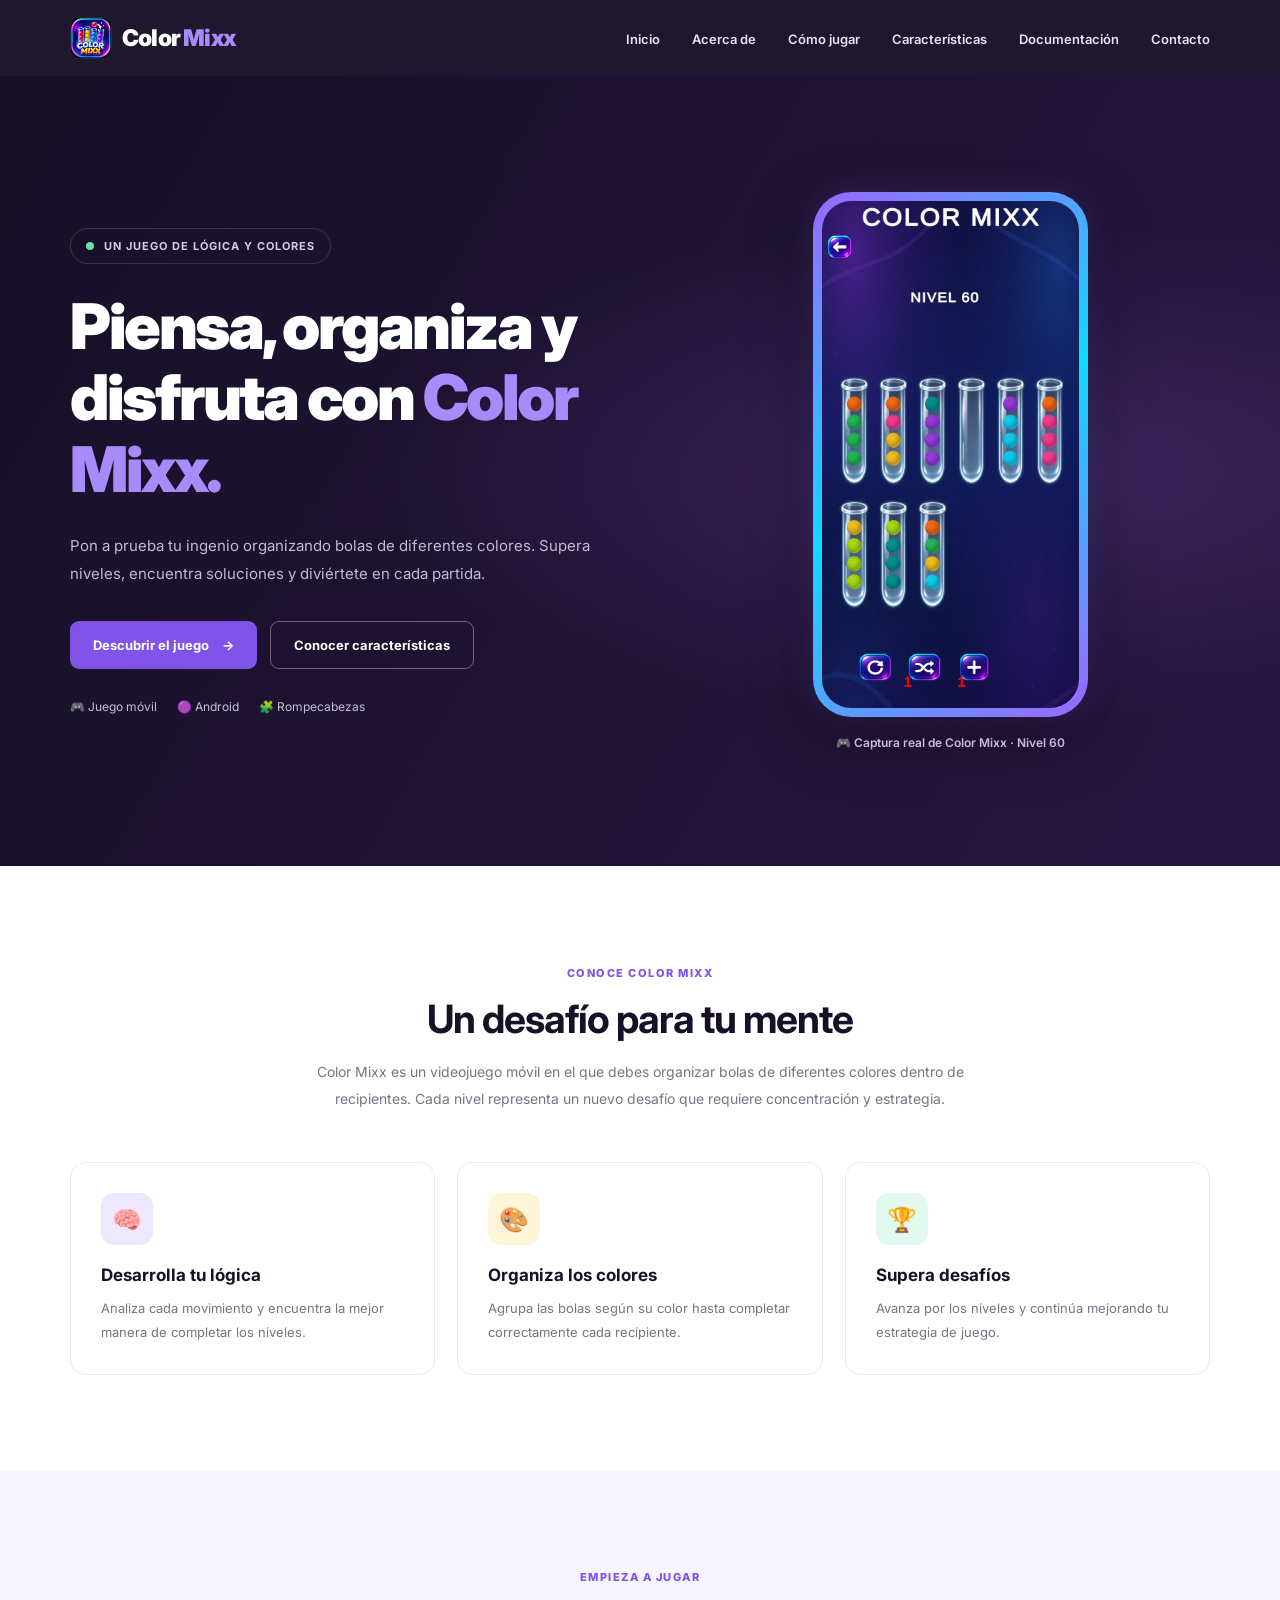
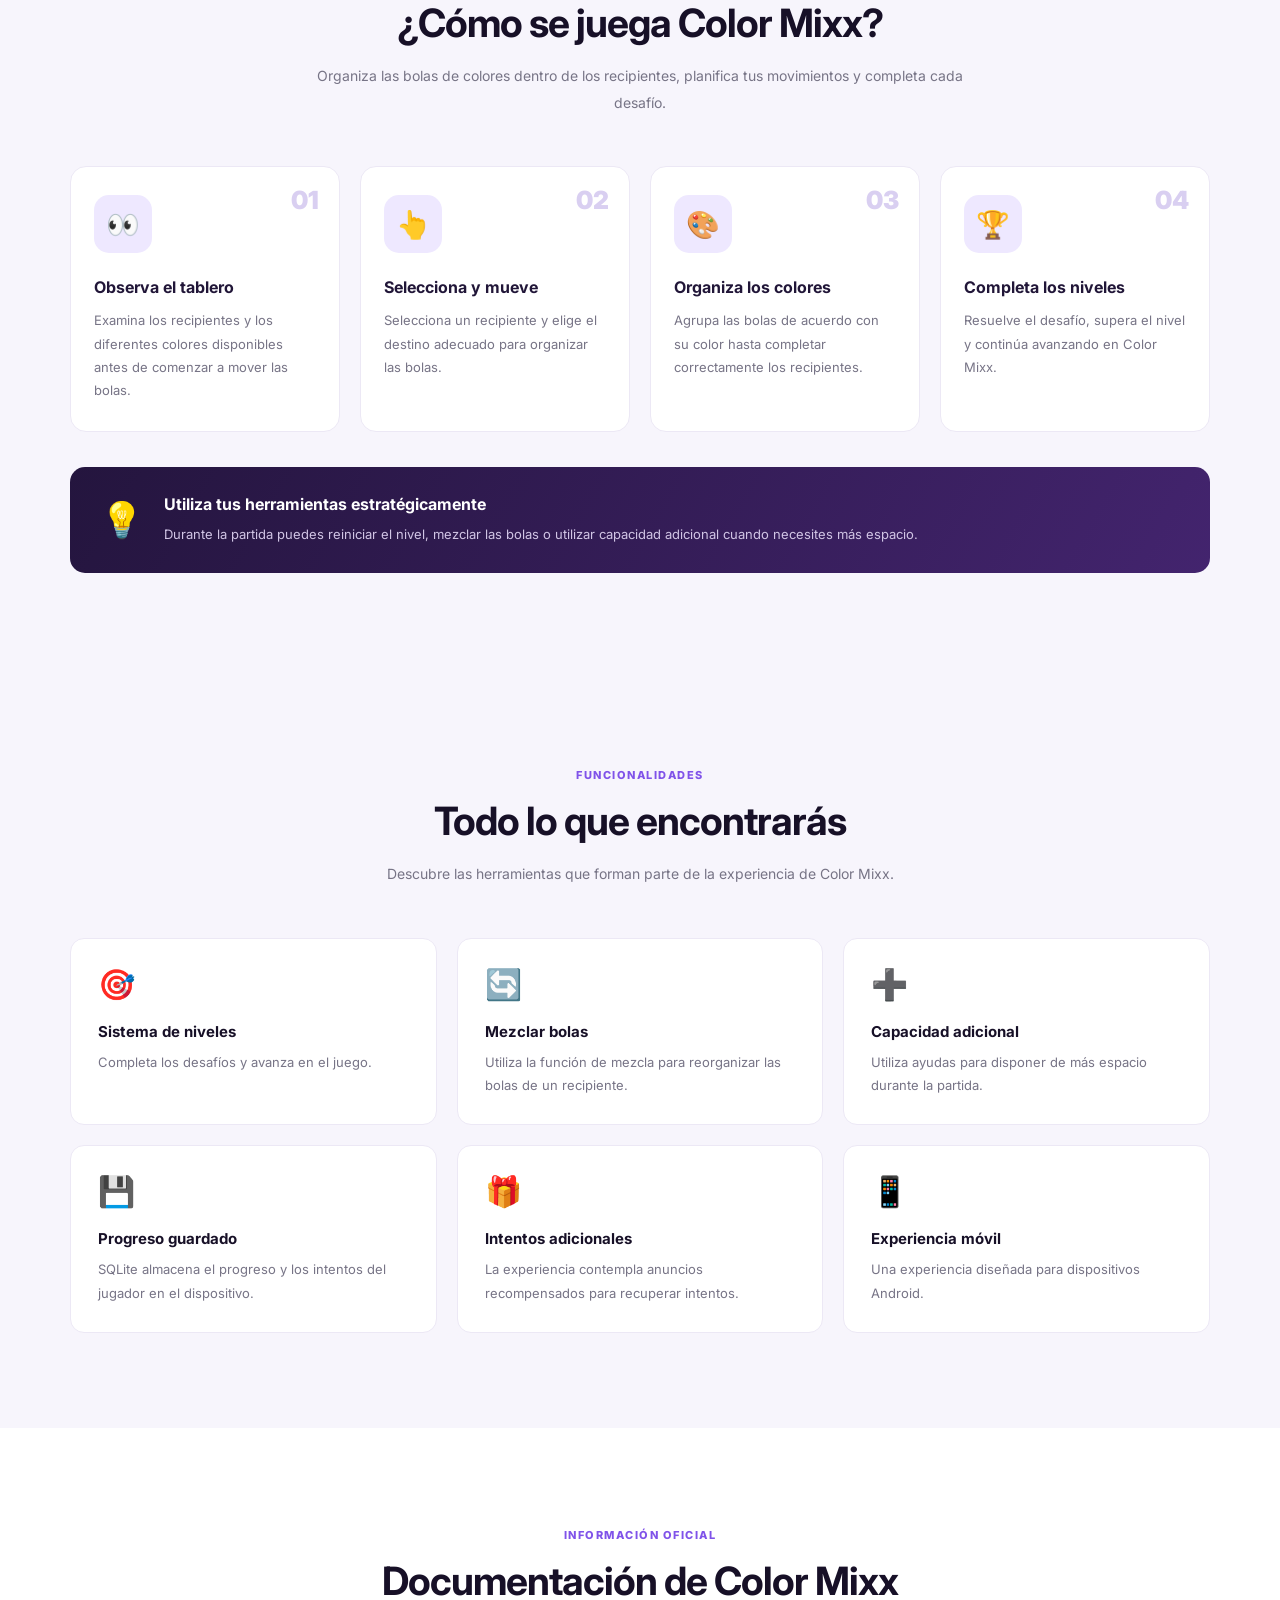
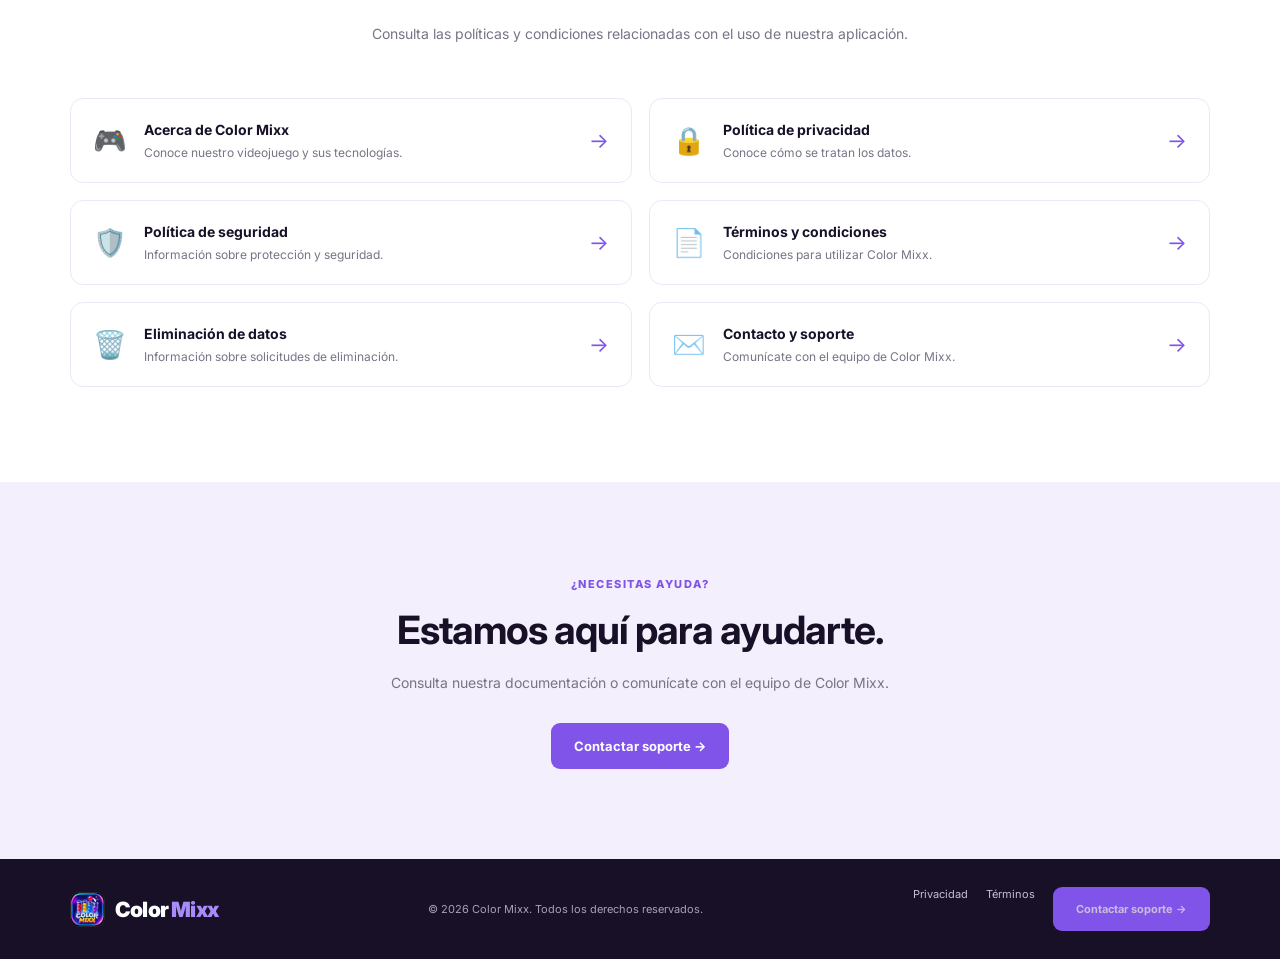
<file: index.html>
<!DOCTYPE html>
<html lang="es">
<head>
    <meta charset="UTF-8">
    <meta name="viewport" content="width=device-width, initial-scale=1.0">

    <meta name="description"
          content="Descubre Color Mixx, un divertido juego móvil de lógica donde debes organizar bolas de colores en diferentes recipientes.">

    <meta name="theme-color" content="#171027">

    <title>Color Mixx | Juego de colores</title>

    <link rel="icon" type="image/png" href="images/logo.png">

    <link rel="stylesheet" href="css/styles.css">
</head>

<body>

    <!-- NAVEGACIÓN -->
    <header class="header">
        <nav class="navbar container">

            <a href="#inicio" class="logo">
                <img
                    src="images/logo.png"
                    alt="Logotipo de Color Mix"
                    class="logo-image"
                >
                <span class="logo-name">Color <span>Mixx</span></span>
            </a>

            <button class="menu-toggle"
                    id="menuToggle"
                    aria-label="Abrir menú"
                    aria-expanded="false">
                ☰
            </button>

            <ul class="nav-links" id="navLinks">
                <li><a href="#inicio">Inicio</a></li>
                <li><a href="pages/acerca.html">Acerca de</a></li>
                <li><a href="#como-jugar">Cómo jugar</a></li>
                <li><a href="#caracteristicas">Características</a></li>
                <li><a href="#documentacion">Documentación</a></li>
                <li><a href="pages/contacto.html">Contacto</a></li>
            </ul>

        </nav>
    </header>


    <main>

        <!-- PRESENTACIÓN -->
        <section class="hero" id="inicio">

            <div class="container hero-content">

                <div class="hero-text">

                    <span class="eyebrow">
                        <span class="status-dot"></span>
                        UN JUEGO DE LÓGICA Y COLORES
                    </span>

                    <h1>
                        Piensa, organiza
                        y disfruta con
                        <span>Color Mixx.</span>
                    </h1>

                    <p>
                        Pon a prueba tu ingenio organizando bolas de
                        diferentes colores. Supera niveles, encuentra
                        soluciones y diviértete en cada partida.
                    </p>

                    <div class="hero-buttons">
                        <a href="#juego" class="btn btn-primary">
                            Descubrir el juego
                            <span>→</span>
                        </a>

                        <a href="#caracteristicas" class="btn btn-outline">
                            Conocer características
                        </a>
                    </div>

                    <div class="hero-info">
                        <span>🎮 Juego móvil</span>
                        <span>🟣 Android</span>
                        <span>🧩 Rompecabezas</span>
                    </div>

                </div>


                <!-- ILUSTRACIÓN TEMPORAL DEL JUEGO -->
                <div class="hero-visual">

                    <div class="phone-frame">

                        <img
                            src="images/screenshots/gameplay.jpeg"
                            alt="Captura real de una partida de Color Mixx en el nivel 60"
                            class="gameplay-image"
                        >

                    </div>

                    <p class="gameplay-caption">
                        🎮 Captura real de Color Mixx · Nivel 60
                    </p>

                </div>

            </div>

        </section>


        <!-- SOBRE EL JUEGO -->
        <section class="section" id="juego">

            <div class="container">

                <div class="section-heading">
                    <span class="section-label">CONOCE COLOR MIXX</span>

                    <h2>Un desafío para tu mente</h2>

                    <p>
                        Color Mixx es un videojuego móvil en el que debes
                        organizar bolas de diferentes colores dentro
                        de recipientes. Cada nivel representa un nuevo
                        desafío que requiere concentración y estrategia.
                    </p>
                </div>

                <div class="about-grid">

                    <article class="about-card">
                        <div class="card-icon purple">🧠</div>
                        <h3>Desarrolla tu lógica</h3>
                        <p>
                            Analiza cada movimiento y encuentra la
                            mejor manera de completar los niveles.
                        </p>
                    </article>

                    <article class="about-card">
                        <div class="card-icon yellow">🎨</div>
                        <h3>Organiza los colores</h3>
                        <p>
                            Agrupa las bolas según su color hasta
                            completar correctamente cada recipiente.
                        </p>
                    </article>

                    <article class="about-card">
                        <div class="card-icon green">🏆</div>
                        <h3>Supera desafíos</h3>
                        <p>
                            Avanza por los niveles y continúa
                            mejorando tu estrategia de juego.
                        </p>
                    </article>

                </div>

            </div>

        </section>

        <!-- CÓMO JUGAR -->
        <section class="section how-to-section" id="como-jugar">

            <div class="container">

                <div class="section-heading">
                    <span class="section-label">EMPIEZA A JUGAR</span>

                    <h2>¿Cómo se juega Color Mixx?</h2>

                    <p>
                        Organiza las bolas de colores dentro de los recipientes,
                        planifica tus movimientos y completa cada desafío.
                    </p>
                </div>

                <div class="steps-grid">

                    <article class="step-card">
                        <div class="step-number">01</div>
                        <div class="step-icon">👀</div>

                        <h3>Observa el tablero</h3>

                        <p>
                            Examina los recipientes y los diferentes colores
                            disponibles antes de comenzar a mover las bolas.
                        </p>
                    </article>

                    <article class="step-card">
                        <div class="step-number">02</div>
                        <div class="step-icon">👆</div>

                        <h3>Selecciona y mueve</h3>

                        <p>
                            Selecciona un recipiente y elige el destino
                            adecuado para organizar las bolas.
                        </p>
                    </article>

                    <article class="step-card">
                        <div class="step-number">03</div>
                        <div class="step-icon">🎨</div>

                        <h3>Organiza los colores</h3>

                        <p>
                            Agrupa las bolas de acuerdo con su color
                            hasta completar correctamente los recipientes.
                        </p>
                    </article>

                    <article class="step-card">
                        <div class="step-number">04</div>
                        <div class="step-icon">🏆</div>

                        <h3>Completa los niveles</h3>

                        <p>
                            Resuelve el desafío, supera el nivel y
                            continúa avanzando en Color Mixx.
                        </p>
                    </article>

                </div>

                <div class="game-tips">

                    <div class="game-tips-icon">💡</div>

                    <div>
                        <h3>Utiliza tus herramientas estratégicamente</h3>

                        <p>
                            Durante la partida puedes reiniciar el nivel,
                            mezclar las bolas o utilizar capacidad adicional
                            cuando necesites más espacio.
                        </p>
                    </div>

                </div>

            </div>

        </section>


        <!-- CARACTERÍSTICAS -->
        <section class="section features-section" id="caracteristicas">

            <div class="container">

                <div class="section-heading">
                    <span class="section-label">FUNCIONALIDADES</span>

                    <h2>Todo lo que encontrarás</h2>

                    <p>
                        Descubre las herramientas que forman parte
                        de la experiencia de Color Mixx.
                    </p>
                </div>

                <div class="features-grid">

                    <article class="feature-card">
                        <span class="feature-icon">🎯</span>
                        <h3>Sistema de niveles</h3>
                        <p>
                            Completa los desafíos y avanza en el juego.
                        </p>
                    </article>

                    <article class="feature-card">
                        <span class="feature-icon">🔄</span>
                        <h3>Mezclar bolas</h3>
                        <p>
                            Utiliza la función de mezcla para reorganizar
                            las bolas de un recipiente.
                        </p>
                    </article>

                    <article class="feature-card">
                        <span class="feature-icon">➕</span>
                        <h3>Capacidad adicional</h3>
                        <p>
                            Utiliza ayudas para disponer de más espacio
                            durante la partida.
                        </p>
                    </article>

                    <article class="feature-card">
                        <span class="feature-icon">💾</span>
                        <h3>Progreso guardado</h3>
                        <p>
                            SQLite almacena el progreso y los intentos
                            del jugador en el dispositivo.
                        </p>
                    </article>

                    <article class="feature-card">
                        <span class="feature-icon">🎁</span>
                        <h3>Intentos adicionales</h3>
                        <p>
                            La experiencia contempla anuncios
                            recompensados para recuperar intentos.
                        </p>
                    </article>

                    <article class="feature-card">
                        <span class="feature-icon">📱</span>
                        <h3>Experiencia móvil</h3>
                        <p>
                            Una experiencia diseñada para dispositivos
                            Android.
                        </p>
                    </article>

                </div>

            </div>

        </section>


        <!-- DOCUMENTACIÓN -->
        <section class="section documentation-section" id="documentacion">

            <div class="container">

                <div class="section-heading">
                    <span class="section-label">INFORMACIÓN OFICIAL</span>

                    <h2>Documentación de Color Mixx</h2>

                    <p>
                        Consulta las políticas y condiciones relacionadas
                        con el uso de nuestra aplicación.
                    </p>
                </div>

                <div class="documents-grid">

                    <a href="pages/acerca.html" class="document-card">

                        <span>🎮</span>

                        <div>
                            <h3>Acerca de Color Mixx</h3>
                            <p>Conoce nuestro videojuego y sus tecnologías.</p>
                        </div>

                        <span class="document-arrow">→</span>

                    </a>

                    <a href="pages/privacidad.html" class="document-card">
                        <span>🔒</span>
                        <div>
                            <h3>Política de privacidad</h3>
                            <p>Conoce cómo se tratan los datos.</p>
                        </div>
                        <span class="document-arrow">→</span>
                    </a>

                    <a href="pages/seguridad.html" class="document-card">
                        <span>🛡️</span>
                        <div>
                            <h3>Política de seguridad</h3>
                            <p>Información sobre protección y seguridad.</p>
                        </div>
                        <span class="document-arrow">→</span>
                    </a>

                    <a href="pages/terminos.html" class="document-card">
                        <span>📄</span>
                        <div>
                            <h3>Términos y condiciones</h3>
                            <p>Condiciones para utilizar Color Mixx.</p>
                        </div>
                        <span class="document-arrow">→</span>
                    </a>

                    <a href="pages/eliminacion-datos.html" class="document-card">
                        <span>🗑️</span>
                        <div>
                            <h3>Eliminación de datos</h3>
                            <p>Información sobre solicitudes de eliminación.</p>
                        </div>
                        <span class="document-arrow">→</span>
                    </a>

                    <a href="pages/contacto.html" class="document-card">

                        <span>✉️</span>

                        <div>
                            <h3>Contacto y soporte</h3>
                            <p>Comunícate con el equipo de Color Mixx.</p>
                        </div>

                        <span class="document-arrow">→</span>

                    </a>

                </div>

            </div>

        </section>


        <!-- CONTACTO -->
        <section class="contact-section" id="contacto">

            <div class="container contact-content">

                <span class="section-label">¿NECESITAS AYUDA?</span>

                <h2>Estamos aquí para ayudarte.</h2>

                <p>
                    Consulta nuestra documentación o comunícate
                    con el equipo de Color Mixx.
                </p>

                <!-- Agregaremos el correo cuando lo definamos -->
                <a href="mailto:managexrmr@gmail.com"
                   class="btn btn-primary">
                    Contactar soporte →
                </a>

            </div>

        </section>

    </main>


    <!-- PIE DE PÁGINA -->
    <footer class="footer">

        <div class="container footer-content">

            
            <a href="#inicio" class="logo footer-logo">
                <img
                    src="images/logo.png"
                    alt="Logotipo de Color Mixx"
                    class="logo-image"
                >
                <span class="logo-name">Color <span>Mixx</span></span>
            </a>

            <p>
                © <span id="currentYear"></span> Color Mixx.
                Todos los derechos reservados.
            </p>

            <div class="footer-links">
                <a href="pages/privacidad.html">Privacidad</a>
                <a href="pages/terminos.html">Términos</a>
                <a href="pages/contacto.html" class="btn btn-primary">Contactar soporte →</a>
            </div>

        </div>

    </footer>


    <script src="js/script.js"></script>

</body>
</html>
</file>
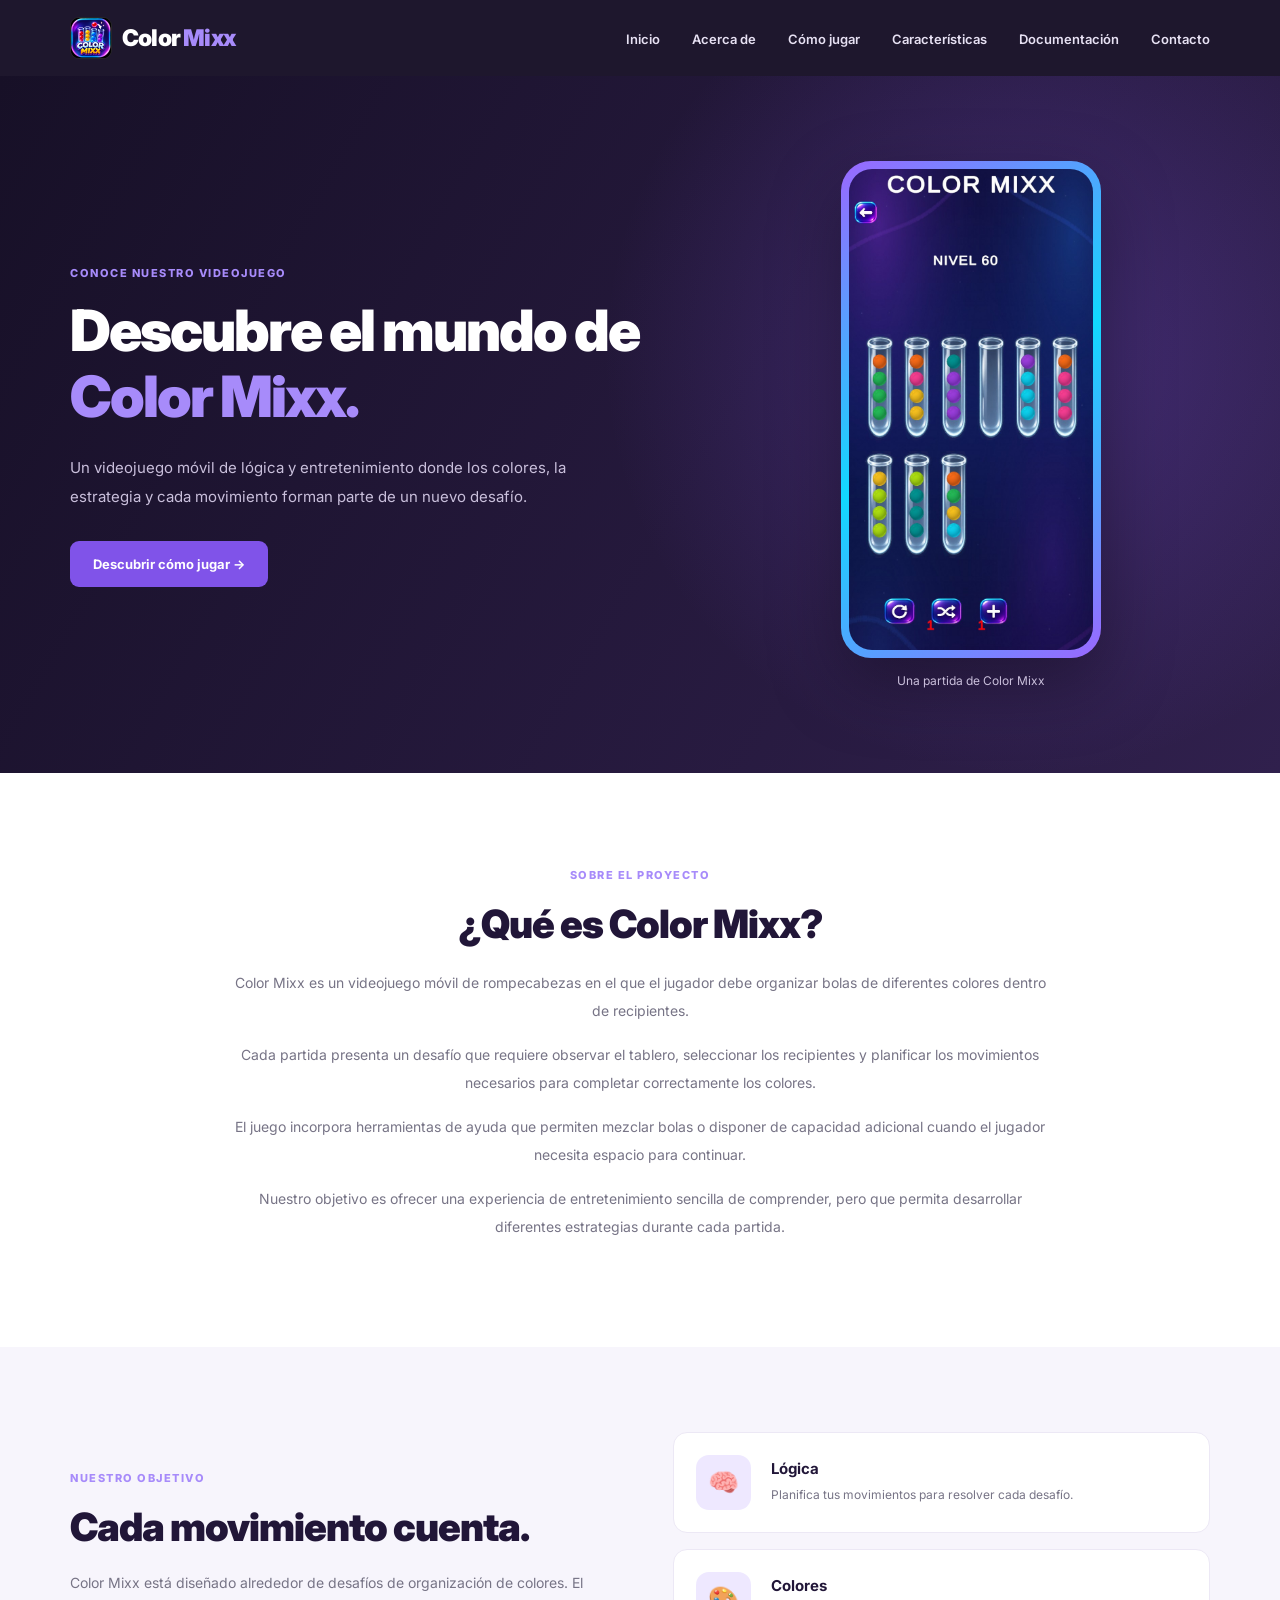
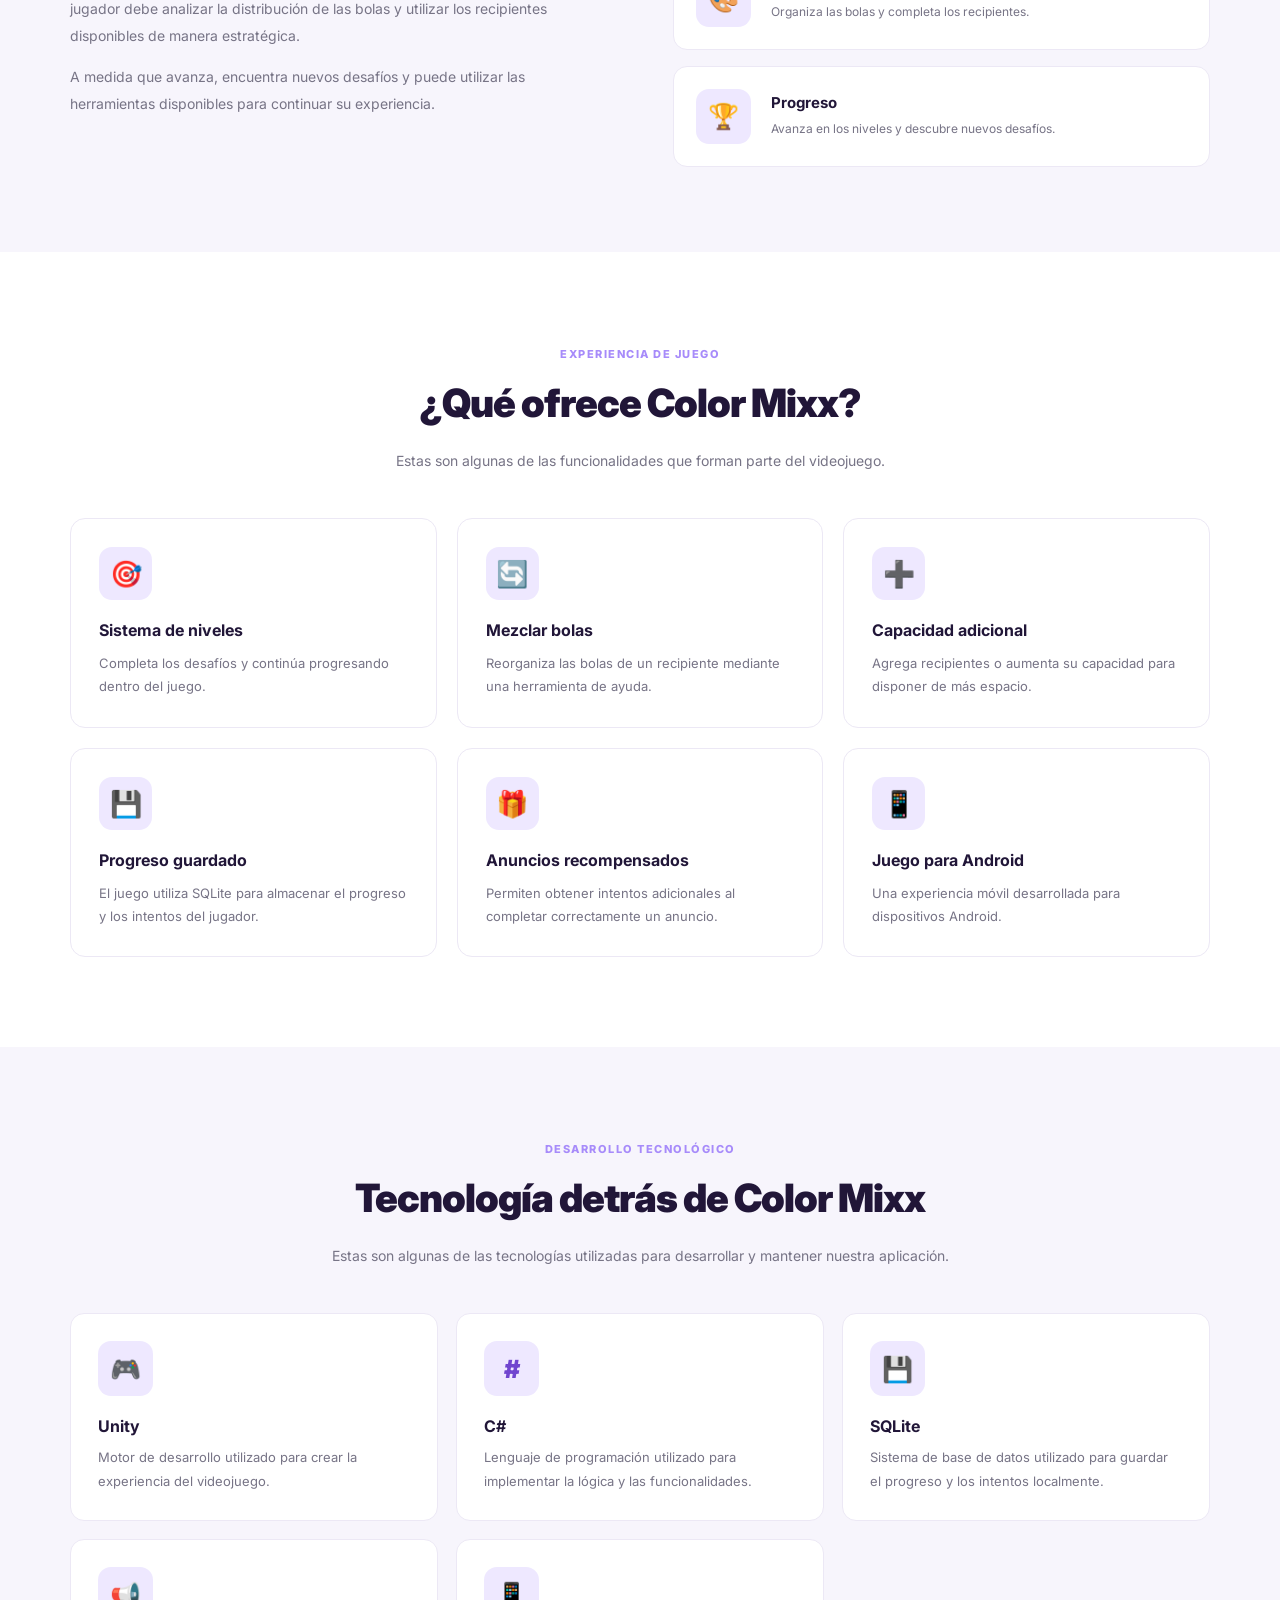
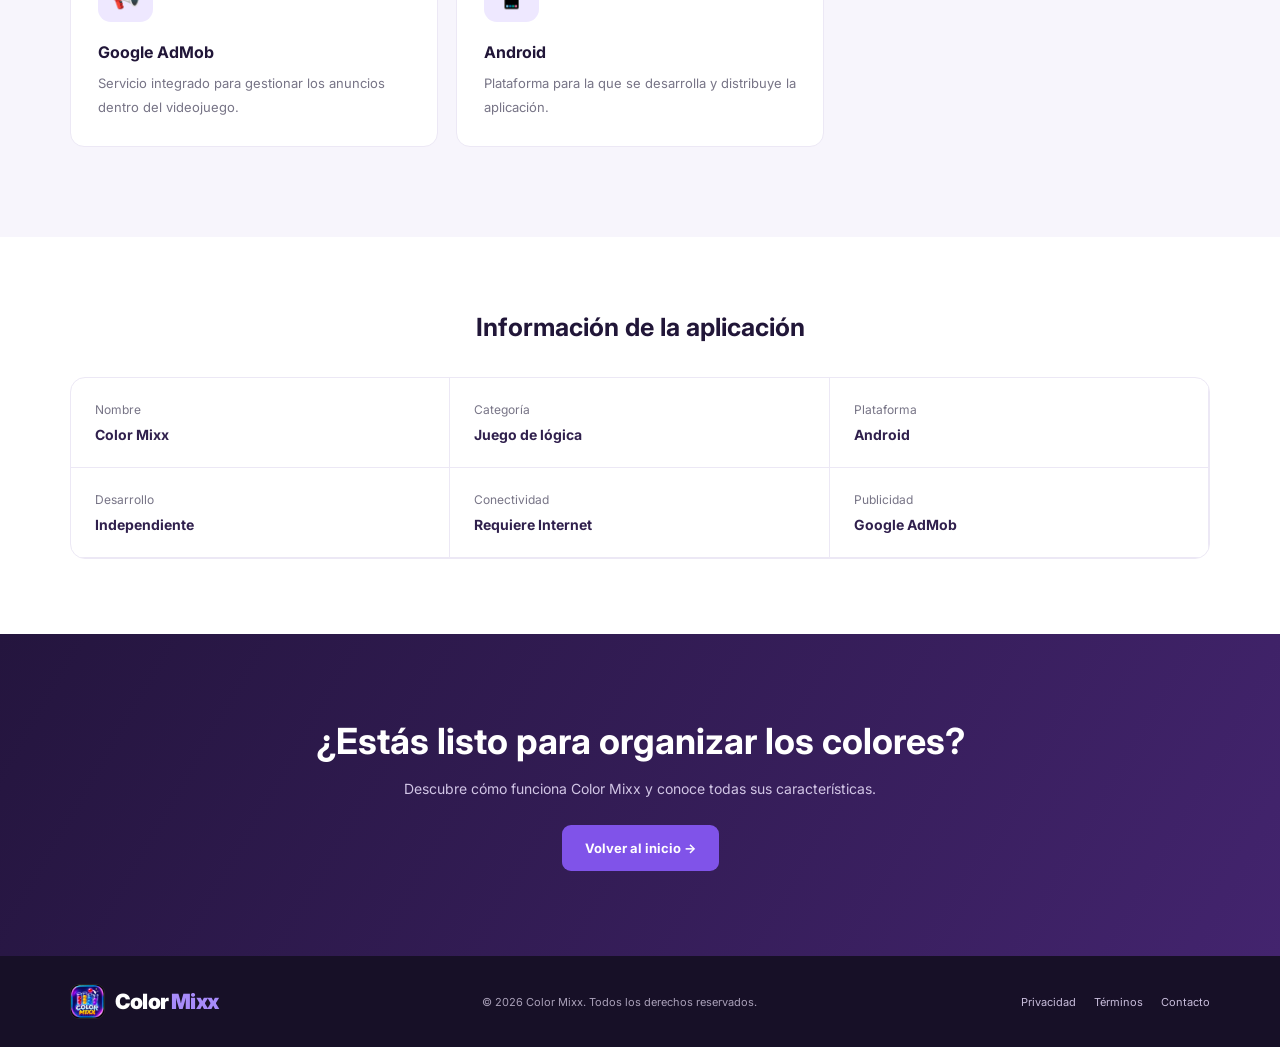
<file: pages/acerca.html>
<!DOCTYPE html>
<html lang="es">

<head>
    <meta charset="UTF-8">
    <meta name="viewport" content="width=device-width, initial-scale=1.0">

    <meta name="description"
          content="Conoce Color Mixx, un videojuego móvil de lógica y entretenimiento desarrollado para Android.">

    <meta name="theme-color" content="#171027">

    <title>Acerca de Color Mixx | Nuestro juego</title>

    <link rel="icon" type="image/png" href="../images/logo.png">

    <link rel="stylesheet" href="../css/styles.css">
    <link rel="stylesheet" href="../css/about.css">
</head>

<body>

    <!-- NAVEGACIÓN -->
    <header class="header">

        <nav class="navbar container">

            <a href="../index.html" class="logo">

                <img src="../images/logo.png"
                     alt="Logotipo de Color Mixx"
                     class="logo-image">

                <span class="logo-name">
                    Color <span>Mixx</span>
                </span>

            </a>

            <button class="menu-toggle"
                    id="menuToggle"
                    aria-label="Abrir menú"
                    aria-expanded="false">
                ☰
            </button>

            <ul class="nav-links" id="navLinks">

                <li>
                    <a href="../index.html#inicio">Inicio</a>
                </li>

                <li>
                    <a href="acerca.html">Acerca de</a>
                </li>

                <li>
                    <a href="../index.html#como-jugar">Cómo jugar</a>
                </li>

                <li>
                    <a href="../index.html#caracteristicas">
                        Características
                    </a>
                </li>

                <li>
                    <a href="../index.html#documentacion">
                        Documentación
                    </a>
                </li>

                <li>
                    <a href="../index.html#contacto">Contacto</a>
                </li>

            </ul>

        </nav>

    </header>


    <main>

        <!-- PRESENTACIÓN -->
        <section class="about-hero">

            <div class="container about-hero-content">

                <div class="about-hero-text">

                    <span class="about-label">
                        CONOCE NUESTRO VIDEOJUEGO
                    </span>

                    <h1>
                        Descubre el mundo de
                        <span>Color Mixx.</span>
                    </h1>

                    <p>
                        Un videojuego móvil de lógica y entretenimiento
                        donde los colores, la estrategia y cada movimiento
                        forman parte de un nuevo desafío.
                    </p>

                    <a href="../index.html#como-jugar"
                       class="btn btn-primary">
                        Descubrir cómo jugar →
                    </a>

                </div>


                <div class="about-hero-image">

                    <div class="about-image-frame">

                        <img
                            src="../images/screenshots/gameplay.jpeg"
                            alt="Partida real de Color Mixx en Android"
                        >

                    </div>

                    <span class="about-image-caption">
                        Una partida de Color Mixx
                    </span>

                </div>

            </div>

        </section>


        <!-- QUÉ ES COLOR MIXX -->
        <section class="about-section">

            <div class="container">

                <div class="about-introduction">

                    <span class="about-section-label">
                        SOBRE EL PROYECTO
                    </span>

                    <h2>¿Qué es Color Mixx?</h2>

                    <p>
                        Color Mixx es un videojuego móvil de
                        rompecabezas en el que el jugador debe
                        organizar bolas de diferentes colores
                        dentro de recipientes.
                    </p>

                    <p>
                        Cada partida presenta un desafío que requiere
                        observar el tablero, seleccionar los recipientes
                        y planificar los movimientos necesarios para
                        completar correctamente los colores.
                    </p>

                    <p>
                        El juego incorpora herramientas de ayuda
                        que permiten mezclar bolas o disponer de
                        capacidad adicional cuando el jugador
                        necesita espacio para continuar.
                    </p>

                    <p>
                        Nuestro objetivo es ofrecer una experiencia
                        de entretenimiento sencilla de comprender,
                        pero que permita desarrollar diferentes
                        estrategias durante cada partida.
                    </p>

                </div>

            </div>

        </section>


        <!-- OBJETIVO DEL JUEGO -->
        <section class="about-mission-section">

            <div class="container mission-grid">

                <div class="mission-content">

                    <span class="about-section-label">
                        NUESTRO OBJETIVO
                    </span>

                    <h2>
                        Cada movimiento cuenta.
                    </h2>

                    <p>
                        Color Mixx está diseñado alrededor de
                        desafíos de organización de colores.
                        El jugador debe analizar la distribución
                        de las bolas y utilizar los recipientes
                        disponibles de manera estratégica.
                    </p>

                    <p>
                        A medida que avanza, encuentra nuevos
                        desafíos y puede utilizar las herramientas
                        disponibles para continuar su experiencia.
                    </p>

                </div>


                <div class="mission-cards">

                    <div class="mission-card">
                        <span>🧠</span>
                        <div>
                            <h3>Lógica</h3>
                            <p>
                                Planifica tus movimientos para
                                resolver cada desafío.
                            </p>
                        </div>
                    </div>

                    <div class="mission-card">
                        <span>🎨</span>
                        <div>
                            <h3>Colores</h3>
                            <p>
                                Organiza las bolas y completa
                                los recipientes.
                            </p>
                        </div>
                    </div>

                    <div class="mission-card">
                        <span>🏆</span>
                        <div>
                            <h3>Progreso</h3>
                            <p>
                                Avanza en los niveles y descubre
                                nuevos desafíos.
                            </p>
                        </div>
                    </div>

                </div>

            </div>

        </section>


        <!-- CARACTERÍSTICAS -->
        <section class="about-section">

            <div class="container">

                <div class="about-heading">

                    <span class="about-section-label">
                        EXPERIENCIA DE JUEGO
                    </span>

                    <h2>¿Qué ofrece Color Mixx?</h2>

                    <p>
                        Estas son algunas de las funcionalidades
                        que forman parte del videojuego.
                    </p>

                </div>


                <div class="about-features-grid">

                    <article class="about-feature">

                        <span>🎯</span>

                        <h3>Sistema de niveles</h3>

                        <p>
                            Completa los desafíos y continúa
                            progresando dentro del juego.
                        </p>

                    </article>


                    <article class="about-feature">

                        <span>🔄</span>

                        <h3>Mezclar bolas</h3>

                        <p>
                            Reorganiza las bolas de un recipiente
                            mediante una herramienta de ayuda.
                        </p>

                    </article>


                    <article class="about-feature">

                        <span>➕</span>

                        <h3>Capacidad adicional</h3>

                        <p>
                            Agrega recipientes o aumenta su
                            capacidad para disponer de más espacio.
                        </p>

                    </article>


                    <article class="about-feature">

                        <span>💾</span>

                        <h3>Progreso guardado</h3>

                        <p>
                            El juego utiliza SQLite para almacenar
                            el progreso y los intentos del jugador.
                        </p>

                    </article>


                    <article class="about-feature">

                        <span>🎁</span>

                        <h3>Anuncios recompensados</h3>

                        <p>
                            Permiten obtener intentos adicionales
                            al completar correctamente un anuncio.
                        </p>

                    </article>


                    <article class="about-feature">

                        <span>📱</span>

                        <h3>Juego para Android</h3>

                        <p>
                            Una experiencia móvil desarrollada
                            para dispositivos Android.
                        </p>

                    </article>

                </div>

            </div>

        </section>


        <!-- TECNOLOGÍAS -->
        <section class="about-tech-section">

            <div class="container">

                <div class="about-heading">

                    <span class="about-section-label">
                        DESARROLLO TECNOLÓGICO
                    </span>

                    <h2>Tecnología detrás de Color Mixx</h2>

                    <p>
                        Estas son algunas de las tecnologías
                        utilizadas para desarrollar y mantener
                        nuestra aplicación.
                    </p>

                </div>


                <div class="technology-grid">

                    <article class="technology-card">

                        <div class="technology-icon">🎮</div>

                        <h3>Unity</h3>

                        <p>
                            Motor de desarrollo utilizado
                            para crear la experiencia
                            del videojuego.
                        </p>

                    </article>


                    <article class="technology-card">

                        <div class="technology-icon">#</div>

                        <h3>C#</h3>

                        <p>
                            Lenguaje de programación utilizado
                            para implementar la lógica
                            y las funcionalidades.
                        </p>

                    </article>


                    <article class="technology-card">

                        <div class="technology-icon">💾</div>

                        <h3>SQLite</h3>

                        <p>
                            Sistema de base de datos utilizado
                            para guardar el progreso y los
                            intentos localmente.
                        </p>

                    </article>


                    <article class="technology-card">

                        <div class="technology-icon">📢</div>

                        <h3>Google AdMob</h3>

                        <p>
                            Servicio integrado para gestionar
                            los anuncios dentro del videojuego.
                        </p>

                    </article>


                    <article class="technology-card">

                        <div class="technology-icon">📱</div>

                        <h3>Android</h3>

                        <p>
                            Plataforma para la que se desarrolla
                            y distribuye la aplicación.
                        </p>

                    </article>

                </div>

            </div>

        </section>


        <!-- INFORMACIÓN ADICIONAL -->
        <section class="about-information">

            <div class="container">

                <h2>Información de la aplicación</h2>

                <div class="information-grid">

                    <div>
                        <span>Nombre</span>
                        <strong>Color Mixx</strong>
                    </div>

                    <div>
                        <span>Categoría</span>
                        <strong>Juego de lógica</strong>
                    </div>

                    <div>
                        <span>Plataforma</span>
                        <strong>Android</strong>
                    </div>

                    <div>
                        <span>Desarrollo</span>
                        <strong>Independiente</strong>
                    </div>

                    <div>
                        <span>Conectividad</span>
                        <strong>Requiere Internet</strong>
                    </div>

                    <div>
                        <span>Publicidad</span>
                        <strong>Google AdMob</strong>
                    </div>

                </div>

            </div>

        </section>


        <!-- LLAMADA A LA ACCIÓN -->
        <section class="about-cta">

            <div class="container">

                <h2>¿Estás listo para organizar los colores?</h2>

                <p>
                    Descubre cómo funciona Color Mixx
                    y conoce todas sus características.
                </p>

                <a href="../index.html#inicio"
                   class="btn btn-primary">
                    Volver al inicio →
                </a>

            </div>

        </section>

    </main>


    <!-- PIE DE PÁGINA -->
    <footer class="footer">

        <div class="container footer-content">

            <a href="../index.html" class="logo footer-logo">

                <img src="../images/logo.png"
                     alt="Logotipo de Color Mixx"
                     class="logo-image">

                <span class="logo-name">
                    Color <span>Mixx</span>
                </span>

            </a>

            <p>
                © <span id="currentYear"></span> Color Mixx.
                Todos los derechos reservados.
            </p>

            <div class="footer-links">

                <a href="privacidad.html">Privacidad</a>

                <a href="terminos.html">Términos</a>

                <a href="../index.html#contacto">Contacto</a>

            </div>

        </div>

    </footer>


    <script src="../js/script.js"></script>

</body>

</html>
</file>
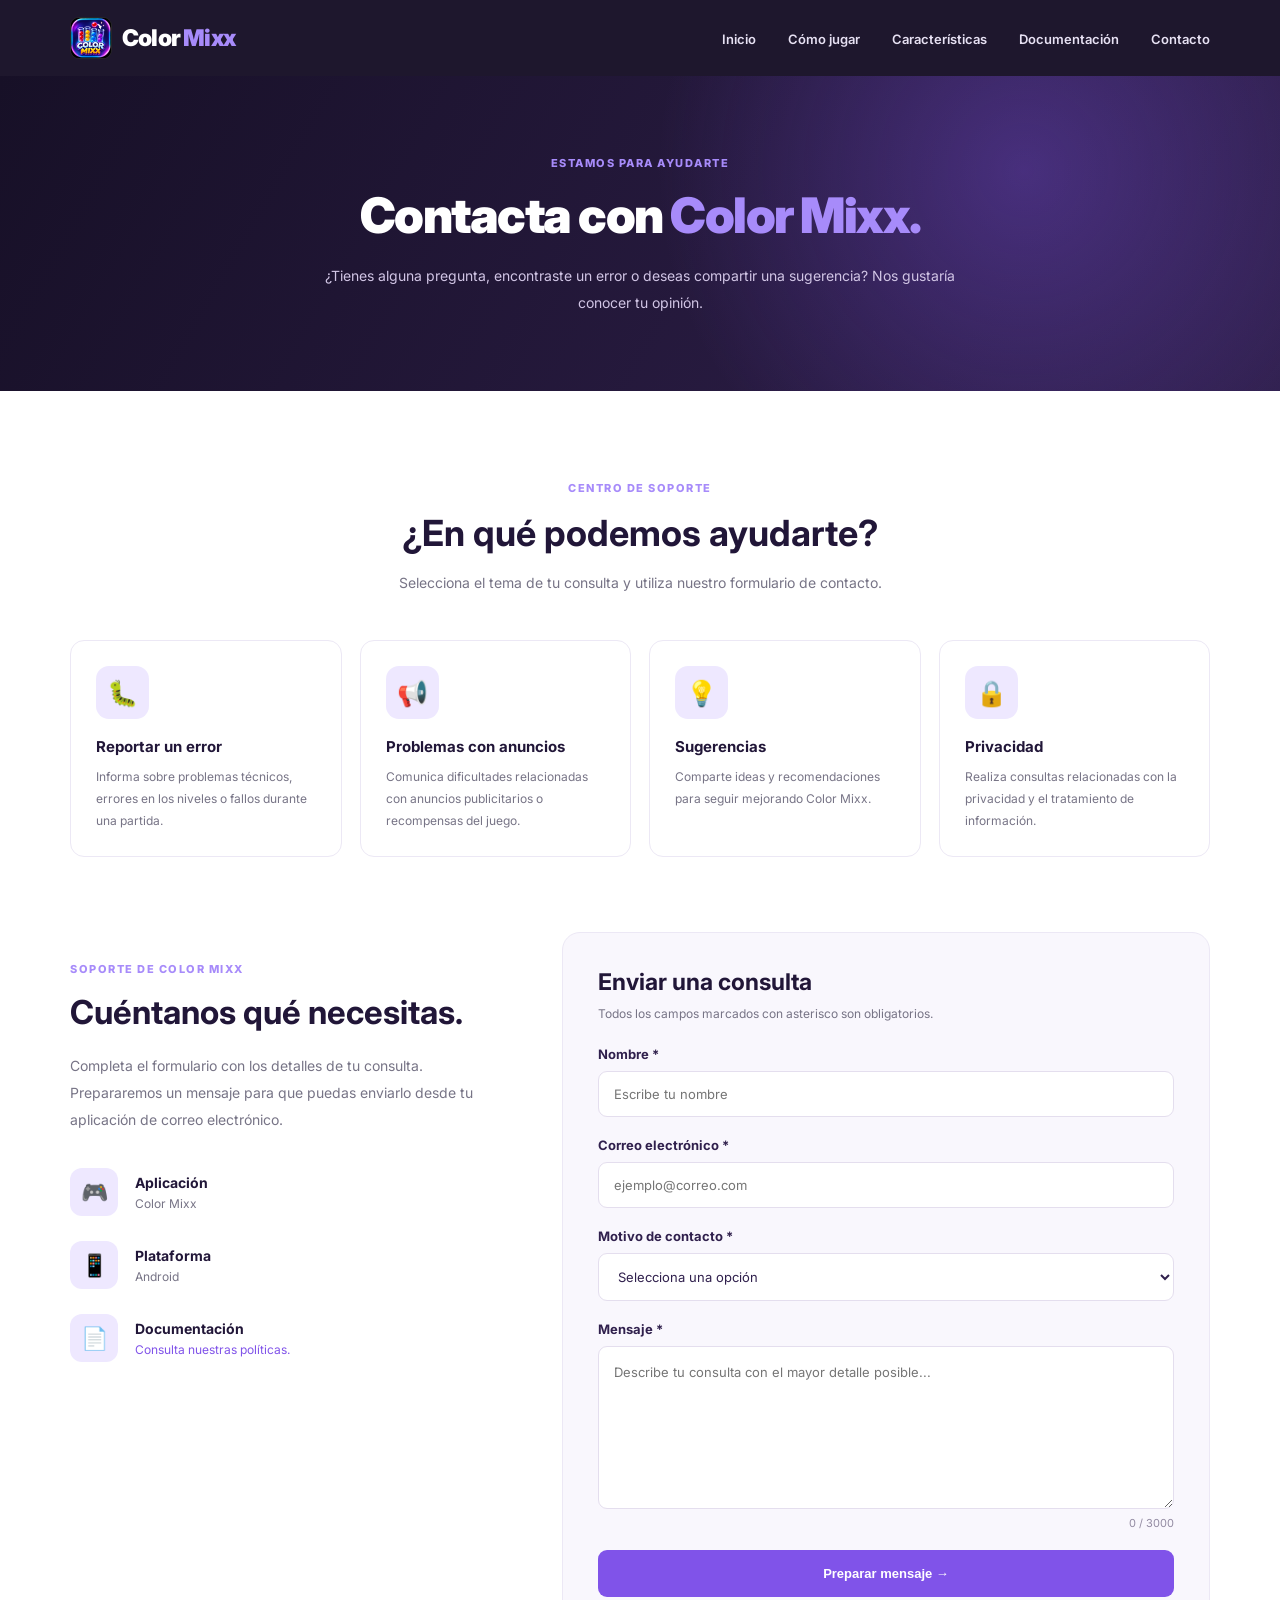
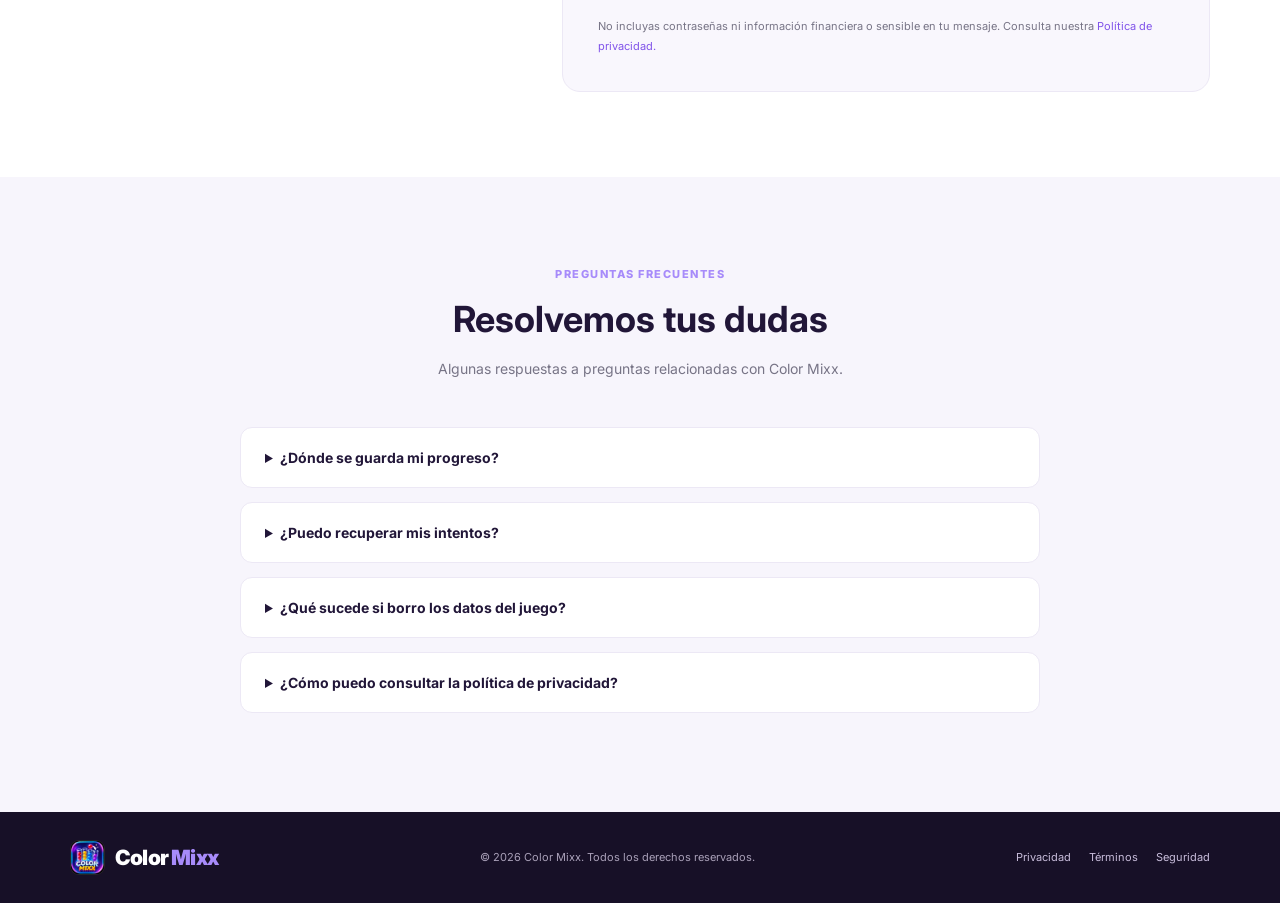
<file: pages/contacto.html>
<!DOCTYPE html>
<html lang="es">

<head>
    <meta charset="UTF-8">
    <meta name="viewport" content="width=device-width, initial-scale=1.0">

    <meta name="description"
          content="Contacta con el equipo de Color Mixx para realizar consultas, reportar problemas o enviar sugerencias.">

    <meta name="theme-color" content="#171027">

    <title>Contacto y soporte | Color Mixx</title>

    <link rel="icon" type="image/png" href="../images/logo.png">

    <link rel="stylesheet" href="../css/styles.css">
    <link rel="stylesheet" href="../css/contact.css">
</head>

<body>

    <!-- NAVEGACIÓN -->
    <header class="header">

        <nav class="navbar container">

            <a href="../index.html" class="logo">

                <img src="../images/logo.png"
                     alt="Logotipo de Color Mixx"
                     class="logo-image">

                <span class="logo-name">
                    Color <span>Mixx</span>
                </span>

            </a>

            <button class="menu-toggle"
                    id="menuToggle"
                    aria-label="Abrir menú"
                    aria-expanded="false">
                ☰
            </button>

            <ul class="nav-links" id="navLinks">

                <li><a href="../index.html#inicio">Inicio</a></li>

                <li><a href="../index.html#como-jugar">Cómo jugar</a></li>

                <li><a href="../index.html#caracteristicas">Características</a></li>

                <li><a href="../index.html#documentacion">Documentación</a></li>

                <li><a href="contacto.html">Contacto</a></li>

            </ul>

        </nav>

    </header>


    <main>

        <!-- PRESENTACIÓN -->
        <section class="contact-hero">

            <div class="container">

                <span class="contact-label">
                    ESTAMOS PARA AYUDARTE
                </span>

                <h1>
                    Contacta con
                    <span>Color Mixx.</span>
                </h1>

                <p>
                    ¿Tienes alguna pregunta, encontraste un error
                    o deseas compartir una sugerencia?
                    Nos gustaría conocer tu opinión.
                </p>

            </div>

        </section>


        <!-- OPCIONES DE CONTACTO -->
        <section class="contact-main-section">

            <div class="container">

                <div class="contact-heading">

                    <span class="contact-section-label">
                        CENTRO DE SOPORTE
                    </span>

                    <h2>¿En qué podemos ayudarte?</h2>

                    <p>
                        Selecciona el tema de tu consulta y
                        utiliza nuestro formulario de contacto.
                    </p>

                </div>


                <div class="support-grid">

                    <article class="support-card">

                        <span class="support-icon">🐛</span>

                        <h3>Reportar un error</h3>

                        <p>
                            Informa sobre problemas técnicos,
                            errores en los niveles o fallos
                            durante una partida.
                        </p>

                    </article>


                    <article class="support-card">

                        <span class="support-icon">📢</span>

                        <h3>Problemas con anuncios</h3>

                        <p>
                            Comunica dificultades relacionadas
                            con anuncios publicitarios o
                            recompensas del juego.
                        </p>

                    </article>


                    <article class="support-card">

                        <span class="support-icon">💡</span>

                        <h3>Sugerencias</h3>

                        <p>
                            Comparte ideas y recomendaciones
                            para seguir mejorando Color Mixx.
                        </p>

                    </article>


                    <article class="support-card">

                        <span class="support-icon">🔒</span>

                        <h3>Privacidad</h3>

                        <p>
                            Realiza consultas relacionadas
                            con la privacidad y el tratamiento
                            de información.
                        </p>

                    </article>

                </div>


                <!-- FORMULARIO -->
                <div class="contact-form-layout">


                    <div class="contact-form-information">

                        <span class="contact-section-label">
                            SOPORTE DE COLOR MIXX
                        </span>

                        <h2>
                            Cuéntanos qué necesitas.
                        </h2>

                        <p>
                            Completa el formulario con los detalles
                            de tu consulta. Prepararemos un mensaje
                            para que puedas enviarlo desde tu
                            aplicación de correo electrónico.
                        </p>

                        <div class="contact-info-item">

                            <span>🎮</span>

                            <div>
                                <h3>Aplicación</h3>
                                <p>Color Mixx</p>
                            </div>

                        </div>


                        <div class="contact-info-item">

                            <span>📱</span>

                            <div>
                                <h3>Plataforma</h3>
                                <p>Android</p>
                            </div>

                        </div>


                        <div class="contact-info-item">

                            <span>📄</span>

                            <div>
                                <h3>Documentación</h3>
                                <p>
                                    <a href="privacidad.html">
                                        Consulta nuestras políticas.
                                    </a>
                                </p>
                            </div>

                        </div>

                    </div>


                    <div class="contact-form-card">

                        <h2>Enviar una consulta</h2>

                        <p class="form-description">
                            Todos los campos marcados con
                            asterisco son obligatorios.
                        </p>


                        <form id="contactForm">

                            <div class="form-group">

                                <label for="name">
                                    Nombre *
                                </label>

                                <input
                                    type="text"
                                    id="name"
                                    name="name"
                                    placeholder="Escribe tu nombre"
                                    maxlength="80"
                                    required
                                >

                            </div>


                            <div class="form-group">

                                <label for="email">
                                    Correo electrónico *
                                </label>

                                <input
                                    type="email"
                                    id="email"
                                    name="email"
                                    placeholder="ejemplo@correo.com"
                                    maxlength="254"
                                    required
                                >

                            </div>


                            <div class="form-group">

                                <label for="topic">
                                    Motivo de contacto *
                                </label>

                                <select
                                    id="topic"
                                    name="topic"
                                    required
                                >

                                    <option value="">
                                        Selecciona una opción
                                    </option>

                                    <option value="Problema técnico">
                                        Problema técnico
                                    </option>

                                    <option value="Problema con anuncios">
                                        Problema con anuncios
                                    </option>

                                    <option value="Sugerencia">
                                        Sugerencia
                                    </option>

                                    <option value="Privacidad">
                                        Privacidad
                                    </option>

                                    <option value="Otra consulta">
                                        Otra consulta
                                    </option>

                                </select>

                            </div>


                            <div class="form-group">

                                <label for="message">
                                    Mensaje *
                                </label>

                                <textarea
                                    id="message"
                                    name="message"
                                    rows="6"
                                    maxlength="3000"
                                    placeholder="Describe tu consulta con el mayor detalle posible..."
                                    required
                                ></textarea>

                                <span class="character-counter"
                                      id="characterCounter">
                                    0 / 3000
                                </span>

                            </div>


                            <button
                                type="submit"
                                class="contact-submit-button"
                            >
                                Preparar mensaje →
                            </button>


                            <p
                                id="formFeedback"
                                class="form-feedback"
                                role="status"
                                aria-live="polite"
                            ></p>


                            <p class="form-privacy">
                                No incluyas contraseñas ni información
                                financiera o sensible en tu mensaje.
                                Consulta nuestra
                                <a href="privacidad.html">
                                    Política de privacidad.
                                </a>
                            </p>

                        </form>

                    </div>

                </div>

            </div>

        </section>


        <!-- PREGUNTAS FRECUENTES -->
        <section class="faq-section">

            <div class="container">

                <div class="contact-heading">

                    <span class="contact-section-label">
                        PREGUNTAS FRECUENTES
                    </span>

                    <h2>Resolvemos tus dudas</h2>

                    <p>
                        Algunas respuestas a preguntas
                        relacionadas con Color Mixx.
                    </p>

                </div>


                <div class="faq-list">

                    <details class="faq-item">

                        <summary>
                            ¿Dónde se guarda mi progreso?
                        </summary>

                        <p>
                            Color Mixx utiliza SQLite para almacenar
                            localmente información relacionada con
                            el progreso y los intentos del jugador
                            en el dispositivo.
                        </p>

                    </details>


                    <details class="faq-item">

                        <summary>
                            ¿Puedo recuperar mis intentos?
                        </summary>

                        <p>
                            El juego incorpora anuncios recompensados
                            que permiten obtener intentos adicionales
                            cuando esta funcionalidad está disponible.
                        </p>

                    </details>


                    <details class="faq-item">

                        <summary>
                            ¿Qué sucede si borro los datos del juego?
                        </summary>

                        <p>
                            Se elimina la información almacenada
                            localmente, incluyendo el progreso
                            y los intentos guardados.
                        </p>

                        <a href="eliminacion-datos.html">
                            Consultar eliminación de datos.
                        </a>

                    </details>


                    <details class="faq-item">

                        <summary>
                            ¿Cómo puedo consultar la política de privacidad?
                        </summary>

                        <p>
                            Puedes consultar nuestra documentación
                            legal desde el sitio web oficial.
                        </p>

                        <a href="privacidad.html">
                            Leer Política de privacidad.
                        </a>

                    </details>


                </div>

            </div>

        </section>

    </main>


    <!-- PIE DE PÁGINA -->
    <footer class="footer">

        <div class="container footer-content">

            <a href="../index.html" class="logo footer-logo">

                <img src="../images/logo.png"
                     alt="Logotipo de Color Mixx"
                     class="logo-image">

                <span class="logo-name">
                    Color <span>Mixx</span>
                </span>

            </a>

            <p>
                © <span id="currentYear"></span> Color Mixx.
                Todos los derechos reservados.
            </p>

            <div class="footer-links">

                <a href="privacidad.html">Privacidad</a>

                <a href="terminos.html">Términos</a>

                <a href="seguridad.html">Seguridad</a>

            </div>

        </div>

    </footer>


    <script src="../js/script.js"></script>
    <script src="../js/contact.js"></script>

</body>

</html>
</file>
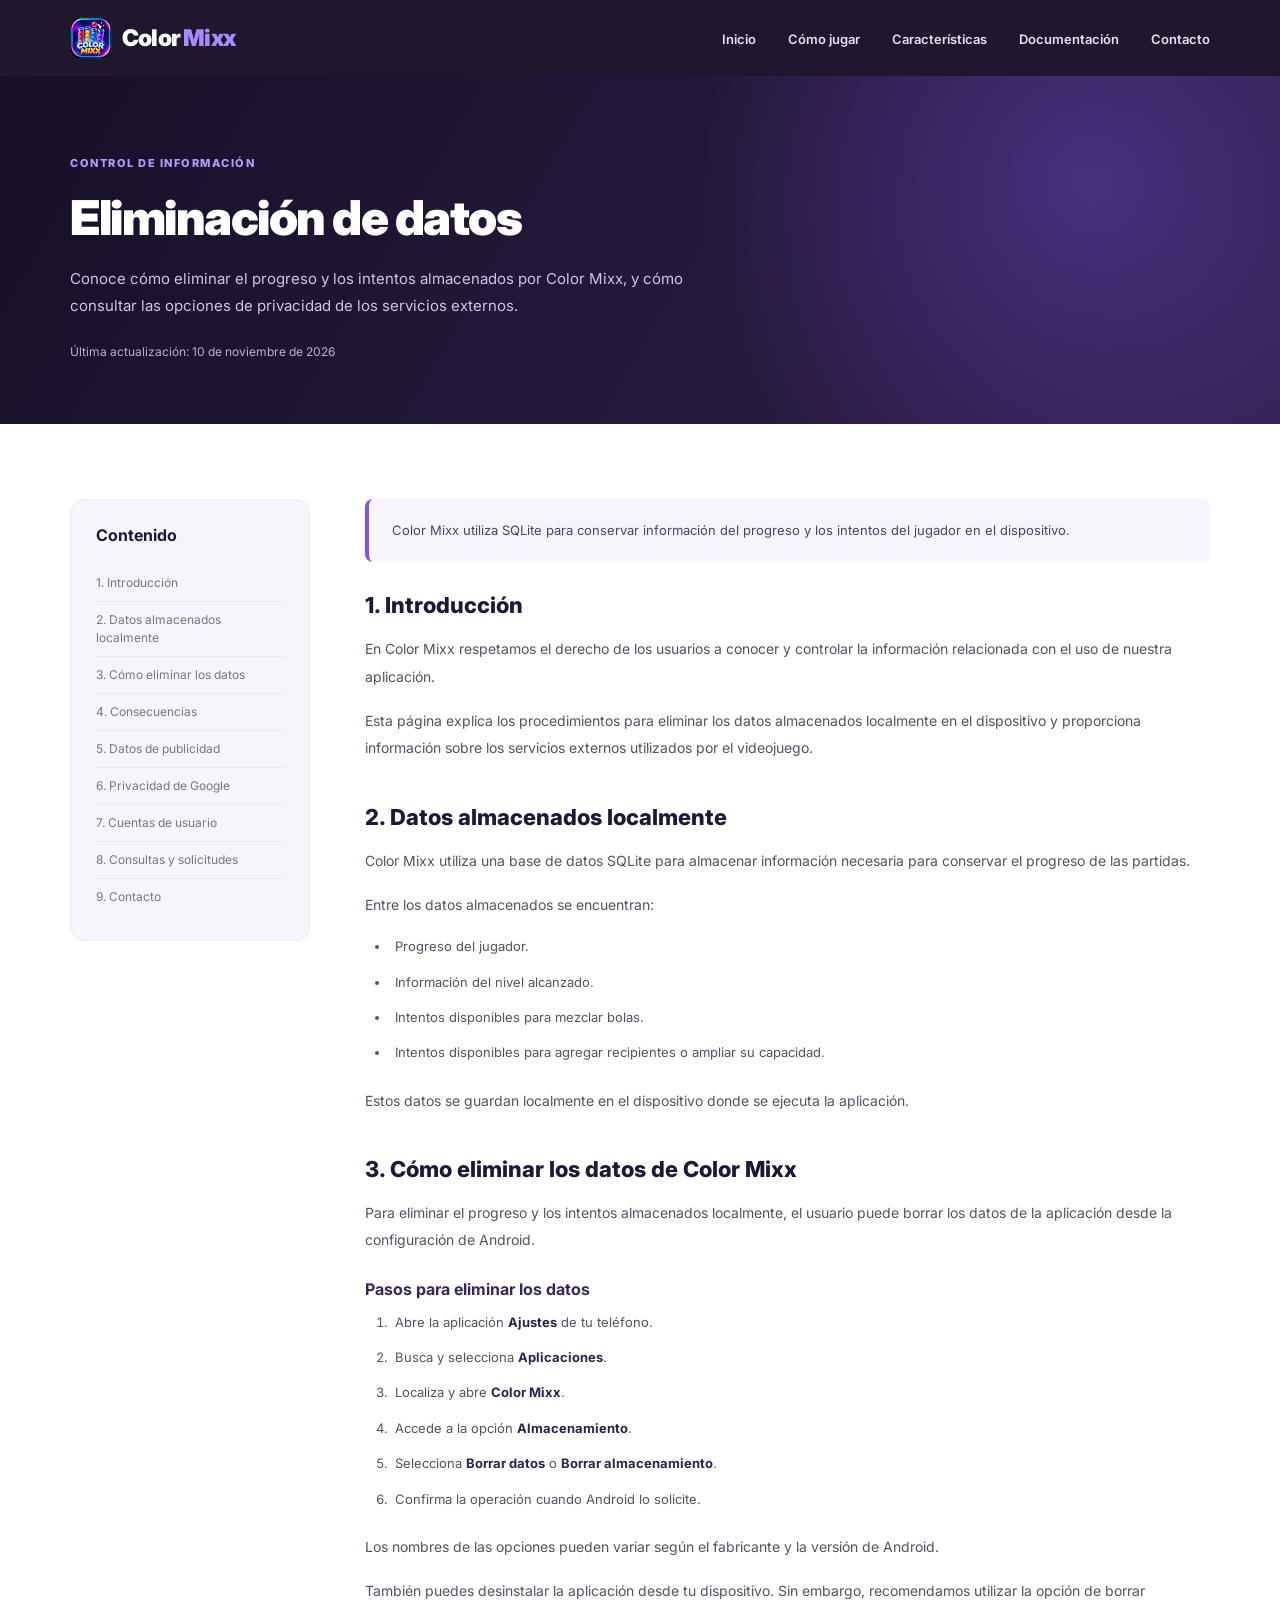
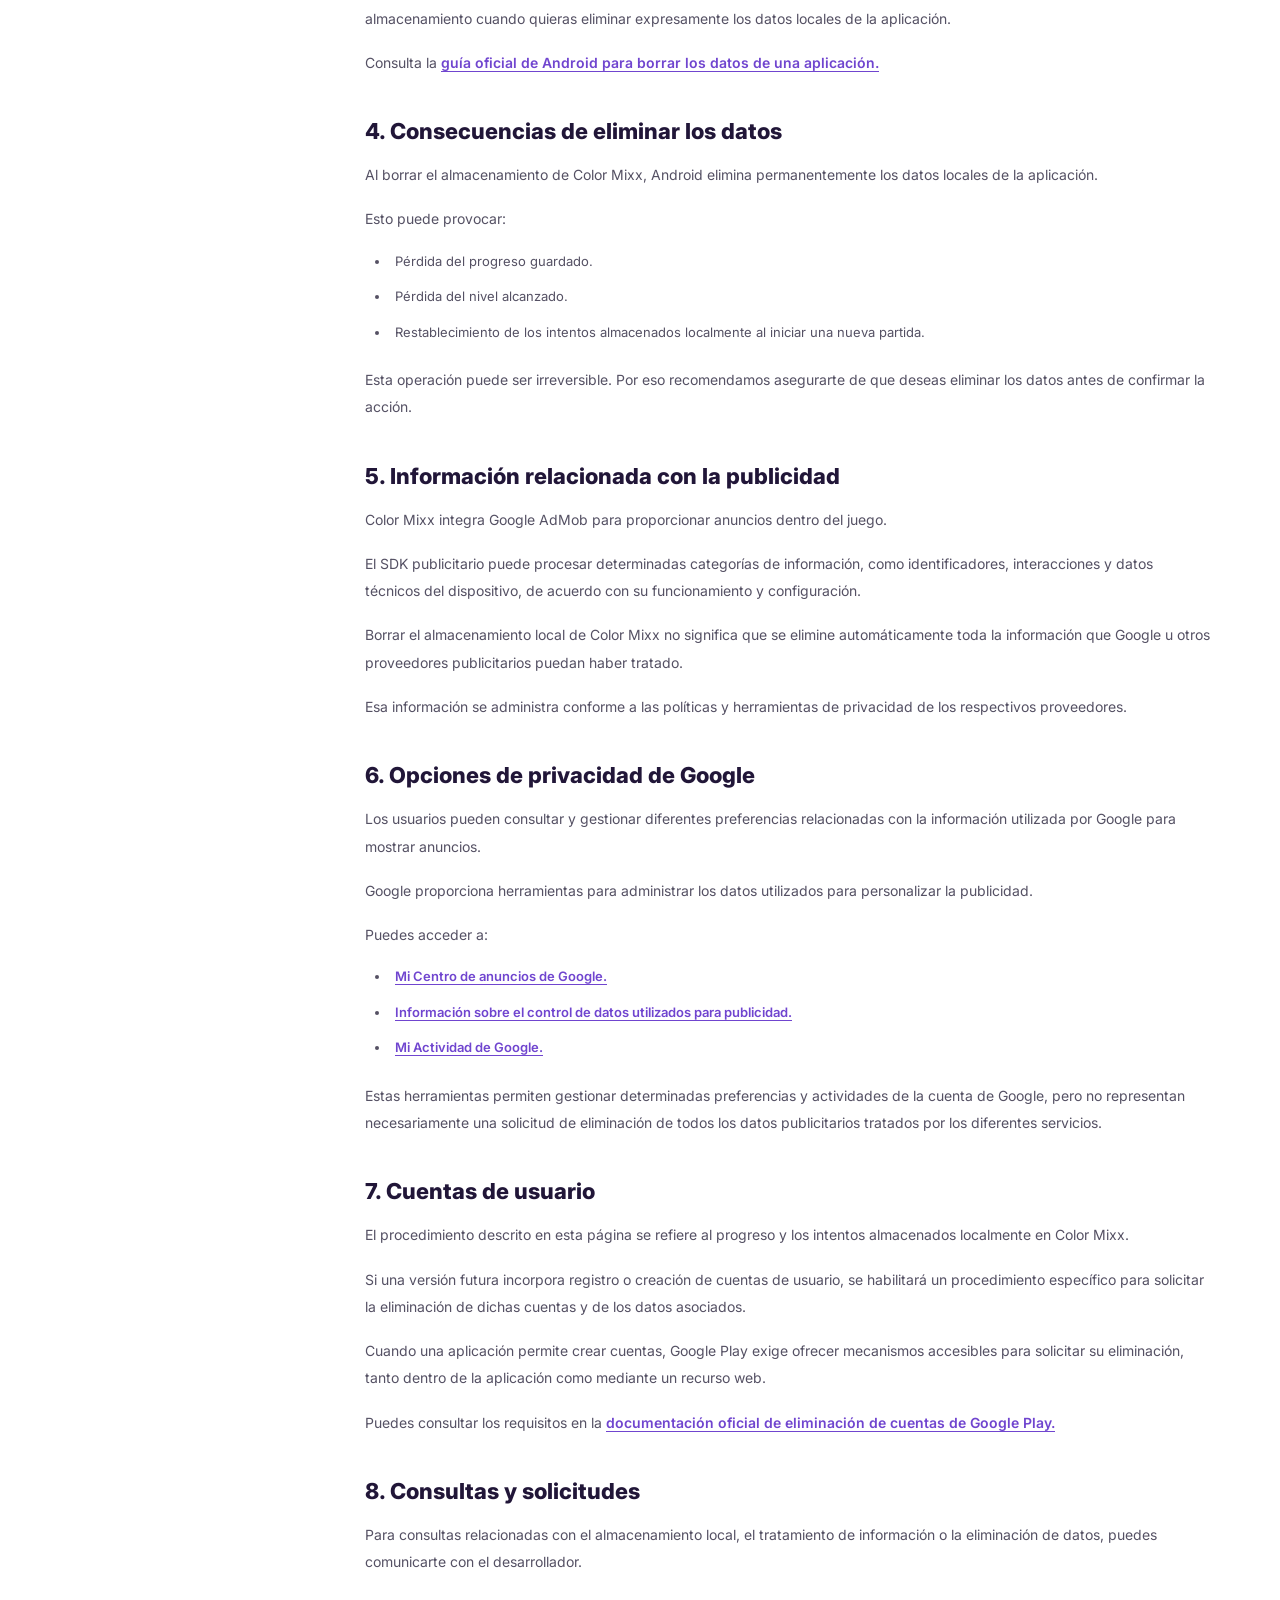
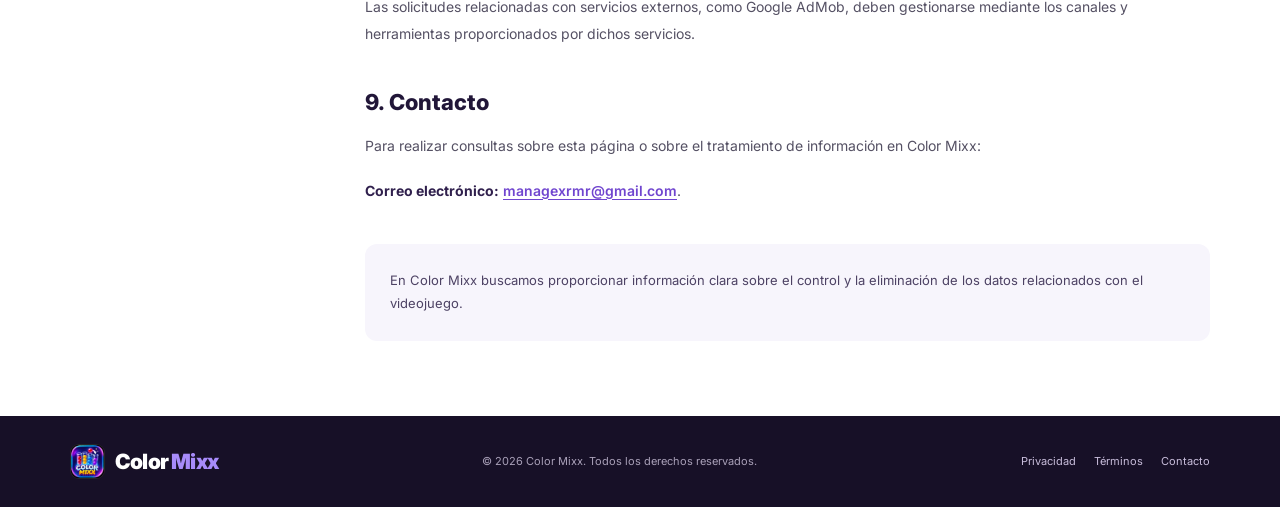
<file: pages/eliminacion-datos.html>
<!DOCTYPE html>
<html lang="es">

<head>
    <meta charset="UTF-8">
    <meta name="viewport" content="width=device-width, initial-scale=1.0">

    <meta name="description"
          content="Descubre cómo eliminar los datos locales y el progreso almacenado por Color Mixx.">

    <meta name="theme-color" content="#171027">

    <title>Eliminación de datos | Color Mixx</title>

    <link rel="icon" type="image/png" href="../images/logo.png">

    <link rel="stylesheet" href="../css/styles.css">
    <link rel="stylesheet" href="../css/legal.css">
</head>

<body>

    <!-- NAVEGACIÓN -->
    <header class="header">

        <nav class="navbar container">

            <a href="../index.html" class="logo">

                <img src="../images/logo.png"
                     alt="Logo de Color Mixx"
                     class="logo-image">

                <span class="logo-name">
                    Color <span>Mixx</span>
                </span>

            </a>

            <button class="menu-toggle"
                    id="menuToggle"
                    aria-label="Abrir menú"
                    aria-expanded="false">
                ☰
            </button>

            <ul class="nav-links" id="navLinks">

                <li><a href="../index.html#inicio">Inicio</a></li>

                <li><a href="../index.html#como-jugar">Cómo jugar</a></li>

                <li><a href="../index.html#caracteristicas">Características</a></li>

                <li><a href="../index.html#documentacion">Documentación</a></li>

                <li><a href="../index.html#contacto">Contacto</a></li>

            </ul>

        </nav>

    </header>


    <main>

        <!-- ENCABEZADO -->
        <section class="legal-hero">

            <div class="container">

                <span class="legal-label">
                    CONTROL DE INFORMACIÓN
                </span>

                <h1>Eliminación de datos</h1>

                <p>
                    Conoce cómo eliminar el progreso y los intentos
                    almacenados por Color Mixx, y cómo consultar
                    las opciones de privacidad de los servicios externos.
                </p>

                <div class="legal-date">
                    Última actualización: 10 de noviembre de 2026
                </div>

            </div>

        </section>


        <!-- CONTENIDO -->
        <section class="legal-section">

            <div class="container legal-layout">


                <!-- ÍNDICE -->
                <aside class="legal-sidebar">

                    <h3>Contenido</h3>

                    <a href="#introduccion">1. Introducción</a>

                    <a href="#datos-locales">2. Datos almacenados localmente</a>

                    <a href="#procedimiento">3. Cómo eliminar los datos</a>

                    <a href="#consecuencias">4. Consecuencias</a>

                    <a href="#publicidad">5. Datos de publicidad</a>

                    <a href="#google">6. Privacidad de Google</a>

                    <a href="#cuentas">7. Cuentas de usuario</a>

                    <a href="#consultas">8. Consultas y solicitudes</a>

                    <a href="#contacto">9. Contacto</a>

                </aside>


                <!-- DOCUMENTO -->
                <article class="legal-content">


                    <div class="legal-notice">
                        Color Mixx utiliza SQLite para conservar
                        información del progreso y los intentos
                        del jugador en el dispositivo.
                    </div>


                    <h2 id="introduccion">
                        1. Introducción
                    </h2>

                    <p>
                        En Color Mixx respetamos el derecho de
                        los usuarios a conocer y controlar
                        la información relacionada con el uso
                        de nuestra aplicación.
                    </p>

                    <p>
                        Esta página explica los procedimientos
                        para eliminar los datos almacenados
                        localmente en el dispositivo y proporciona
                        información sobre los servicios externos
                        utilizados por el videojuego.
                    </p>


                    <h2 id="datos-locales">
                        2. Datos almacenados localmente
                    </h2>

                    <p>
                        Color Mixx utiliza una base de datos
                        SQLite para almacenar información
                        necesaria para conservar el progreso
                        de las partidas.
                    </p>

                    <p>Entre los datos almacenados se encuentran:</p>

                    <ul>

                        <li>Progreso del jugador.</li>

                        <li>Información del nivel alcanzado.</li>

                        <li>Intentos disponibles para mezclar bolas.</li>

                        <li>
                            Intentos disponibles para agregar
                            recipientes o ampliar su capacidad.
                        </li>

                    </ul>

                    <p>
                        Estos datos se guardan localmente
                        en el dispositivo donde se ejecuta
                        la aplicación.
                    </p>


                    <h2 id="procedimiento">
                        3. Cómo eliminar los datos de Color Mixx
                    </h2>

                    <p>
                        Para eliminar el progreso y los intentos
                        almacenados localmente, el usuario puede
                        borrar los datos de la aplicación desde
                        la configuración de Android.
                    </p>

                    <h3>Pasos para eliminar los datos</h3>

                    <ol>

                        <li>
                            Abre la aplicación
                            <strong>Ajustes</strong> de tu teléfono.
                        </li>

                        <li>
                            Busca y selecciona
                            <strong>Aplicaciones</strong>.
                        </li>

                        <li>
                            Localiza y abre
                            <strong>Color Mixx</strong>.
                        </li>

                        <li>
                            Accede a la opción
                            <strong>Almacenamiento</strong>.
                        </li>

                        <li>
                            Selecciona
                            <strong>Borrar datos</strong> o
                            <strong>Borrar almacenamiento</strong>.
                        </li>

                        <li>
                            Confirma la operación cuando
                            Android lo solicite.
                        </li>

                    </ol>

                    <p>
                        Los nombres de las opciones pueden
                        variar según el fabricante y la
                        versión de Android.
                    </p>

                    <p>
                        También puedes desinstalar la aplicación
                        desde tu dispositivo. Sin embargo,
                        recomendamos utilizar la opción
                        de borrar almacenamiento cuando
                        quieras eliminar expresamente
                        los datos locales de la aplicación.
                    </p>

                    <p>
                        Consulta la
                        <a href="https://support.google.com/android/answer/15728899?hl=es"
                           target="_blank"
                           rel="noopener noreferrer">
                            guía oficial de Android para borrar
                            los datos de una aplicación.
                        </a>
                    </p>


                    <h2 id="consecuencias">
                        4. Consecuencias de eliminar los datos
                    </h2>

                    <p>
                        Al borrar el almacenamiento de Color Mixx,
                        Android elimina permanentemente los datos
                        locales de la aplicación.
                    </p>

                    <p>Esto puede provocar:</p>

                    <ul>

                        <li>
                            Pérdida del progreso guardado.
                        </li>

                        <li>
                            Pérdida del nivel alcanzado.
                        </li>

                        <li>
                            Restablecimiento de los intentos
                            almacenados localmente al iniciar
                            una nueva partida.
                        </li>

                    </ul>

                    <p>
                        Esta operación puede ser irreversible.
                        Por eso recomendamos asegurarte de que
                        deseas eliminar los datos antes
                        de confirmar la acción.
                    </p>


                    <h2 id="publicidad">
                        5. Información relacionada con la publicidad
                    </h2>

                    <p>
                        Color Mixx integra Google AdMob para
                        proporcionar anuncios dentro del juego.
                    </p>

                    <p>
                        El SDK publicitario puede procesar
                        determinadas categorías de información,
                        como identificadores, interacciones
                        y datos técnicos del dispositivo,
                        de acuerdo con su funcionamiento
                        y configuración.
                    </p>

                    <p>
                        Borrar el almacenamiento local de
                        Color Mixx no significa que se elimine
                        automáticamente toda la información
                        que Google u otros proveedores
                        publicitarios puedan haber tratado.
                    </p>

                    <p>
                        Esa información se administra
                        conforme a las políticas y herramientas
                        de privacidad de los respectivos
                        proveedores.
                    </p>


                    <h2 id="google">
                        6. Opciones de privacidad de Google
                    </h2>

                    <p>
                        Los usuarios pueden consultar y gestionar
                        diferentes preferencias relacionadas
                        con la información utilizada por Google
                        para mostrar anuncios.
                    </p>

                    <p>
                        Google proporciona herramientas
                        para administrar los datos utilizados
                        para personalizar la publicidad.
                    </p>

                    <p>
                        Puedes acceder a:
                    </p>

                    <ul>

                        <li>
                            <a href="https://myadcenter.google.com/"
                               target="_blank"
                               rel="noopener noreferrer">
                                Mi Centro de anuncios de Google.
                            </a>
                        </li>

                        <li>
                            <a href="https://support.google.com/My-Ad-Center-Help/answer/12156161?hl=es"
                               target="_blank"
                               rel="noopener noreferrer">
                                Información sobre el control
                                de datos utilizados para publicidad.
                            </a>
                        </li>

                        <li>
                            <a href="https://myactivity.google.com/"
                               target="_blank"
                               rel="noopener noreferrer">
                                Mi Actividad de Google.
                            </a>
                        </li>

                    </ul>

                    <p>
                        Estas herramientas permiten gestionar
                        determinadas preferencias y actividades
                        de la cuenta de Google, pero no representan
                        necesariamente una solicitud de eliminación
                        de todos los datos publicitarios tratados
                        por los diferentes servicios.
                    </p>


                    <h2 id="cuentas">
                        7. Cuentas de usuario
                    </h2>

                    <p>
                        El procedimiento descrito en esta página
                        se refiere al progreso y los intentos
                        almacenados localmente en Color Mixx.
                    </p>

                    <p>
                        Si una versión futura incorpora registro
                        o creación de cuentas de usuario,
                        se habilitará un procedimiento específico
                        para solicitar la eliminación de dichas
                        cuentas y de los datos asociados.
                    </p>

                    <p>
                        Cuando una aplicación permite crear
                        cuentas, Google Play exige ofrecer
                        mecanismos accesibles para solicitar
                        su eliminación, tanto dentro de la
                        aplicación como mediante un recurso web.
                    </p>

                    <p>
                        Puedes consultar los requisitos en la
                        <a href="https://support.google.com/googleplay/android-developer/answer/13327111?hl=es"
                           target="_blank"
                           rel="noopener noreferrer">
                            documentación oficial de eliminación
                            de cuentas de Google Play.
                        </a>
                    </p>


                    <h2 id="consultas">
                        8. Consultas y solicitudes
                    </h2>

                    <p>
                        Para consultas relacionadas con el
                        almacenamiento local, el tratamiento
                        de información o la eliminación
                        de datos, puedes comunicarte
                        con el desarrollador.
                    </p>

                    <p>
                        Las solicitudes relacionadas con
                        servicios externos, como Google
                        AdMob, deben gestionarse mediante
                        los canales y herramientas
                        proporcionados por dichos servicios.
                    </p>


                    <h2 id="contacto">
                        9. Contacto
                    </h2>

                    <p>
                        Para realizar consultas sobre esta
                        página o sobre el tratamiento de
                        información en Color Mixx:
                    </p>

                    <p>
                        <strong>Correo electrónico:</strong>
                        <a href="mailto:managexrmr@gmail.com">managexrmr@gmail.com</a>.
                    </p>

                    <div class="legal-last-note">

                        En Color Mixx buscamos proporcionar
                        información clara sobre el control
                        y la eliminación de los datos
                        relacionados con el videojuego.

                    </div>


                </article>

            </div>

        </section>

    </main>


    <!-- PIE DE PÁGINA -->
    <footer class="footer">

        <div class="container footer-content">

            <a href="../index.html" class="logo footer-logo">

                <img src="../images/logo.png"
                     alt="Logo de Color Mixx"
                     class="logo-image">

                <span class="logo-name">
                    Color <span>Mixx</span>
                </span>

            </a>

            <p>
                © <span id="currentYear"></span> Color Mixx.
                Todos los derechos reservados.
            </p>

            <div class="footer-links">

                <a href="privacidad.html">Privacidad</a>

                <a href="terminos.html">Términos</a>

                <a href="../index.html#contacto">Contacto</a>

            </div>

        </div>

    </footer>


    <script src="../js/script.js"></script>

</body>

</html>
</file>
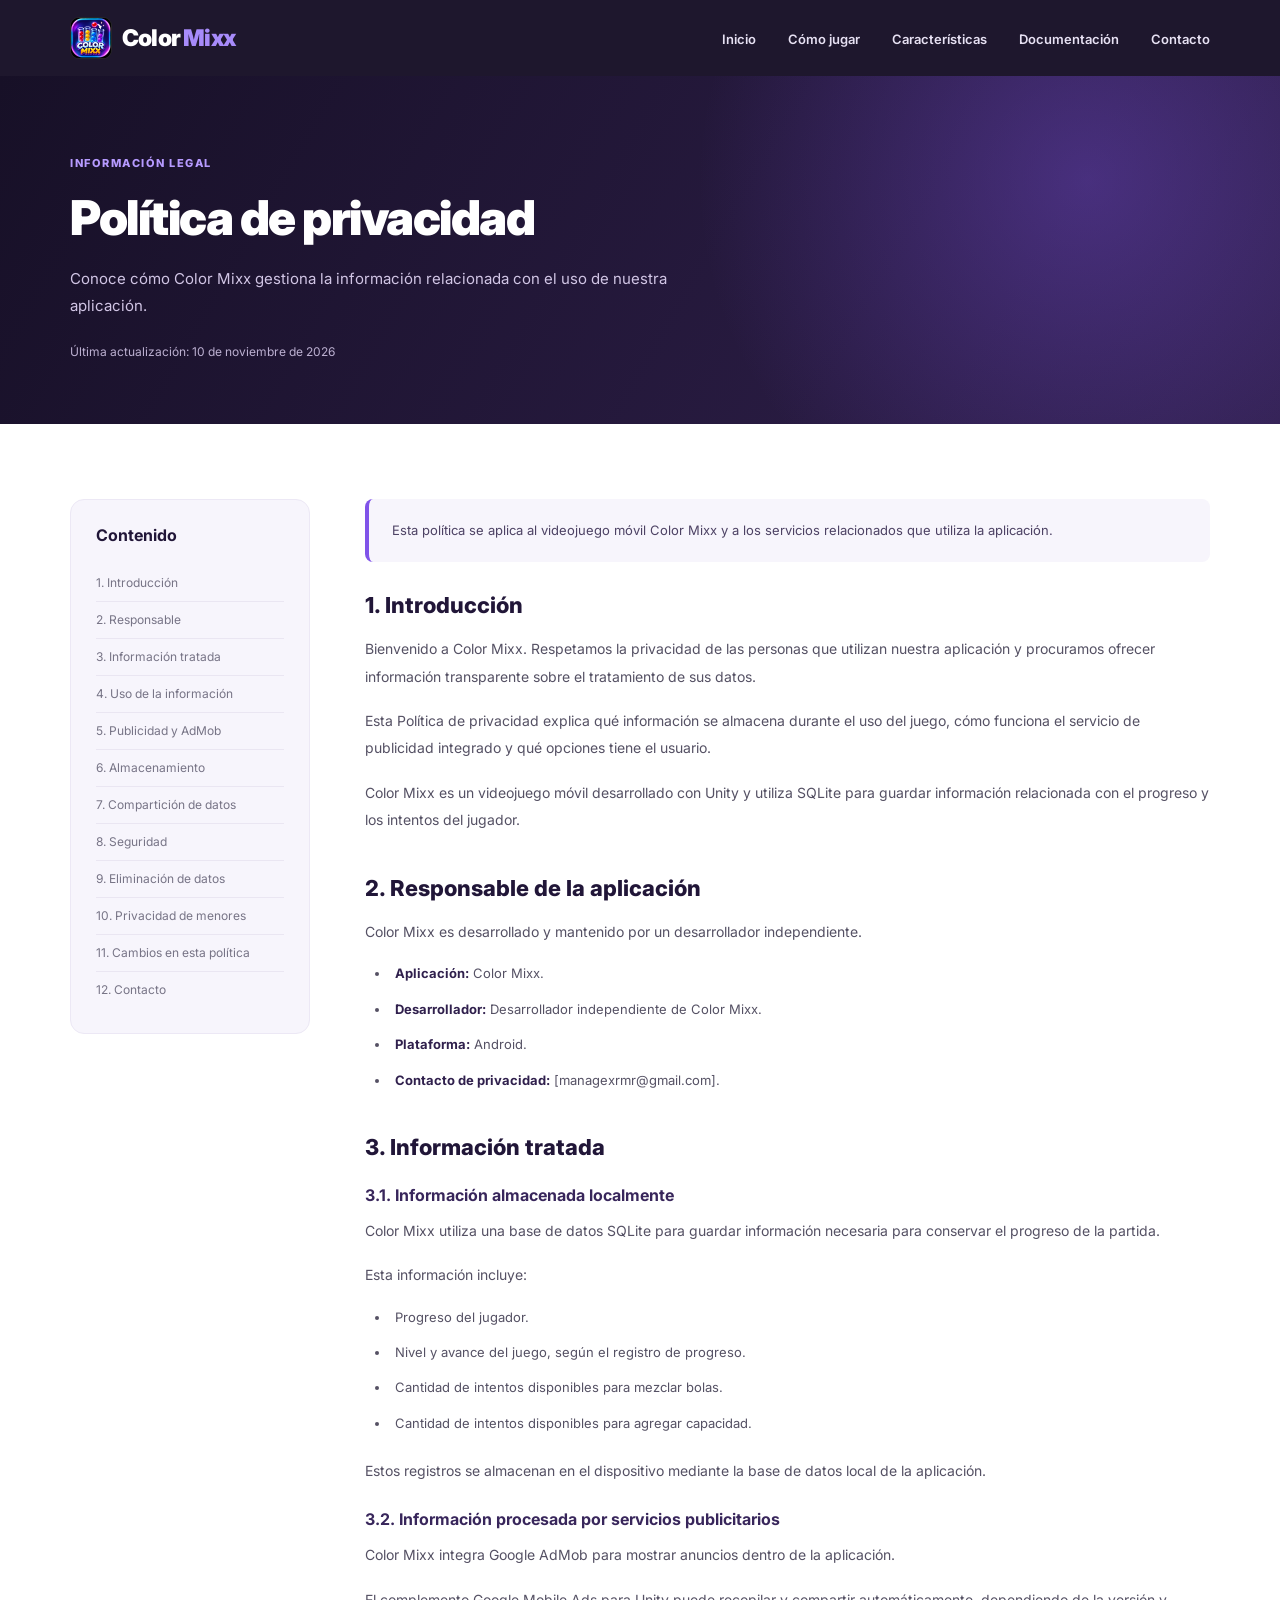
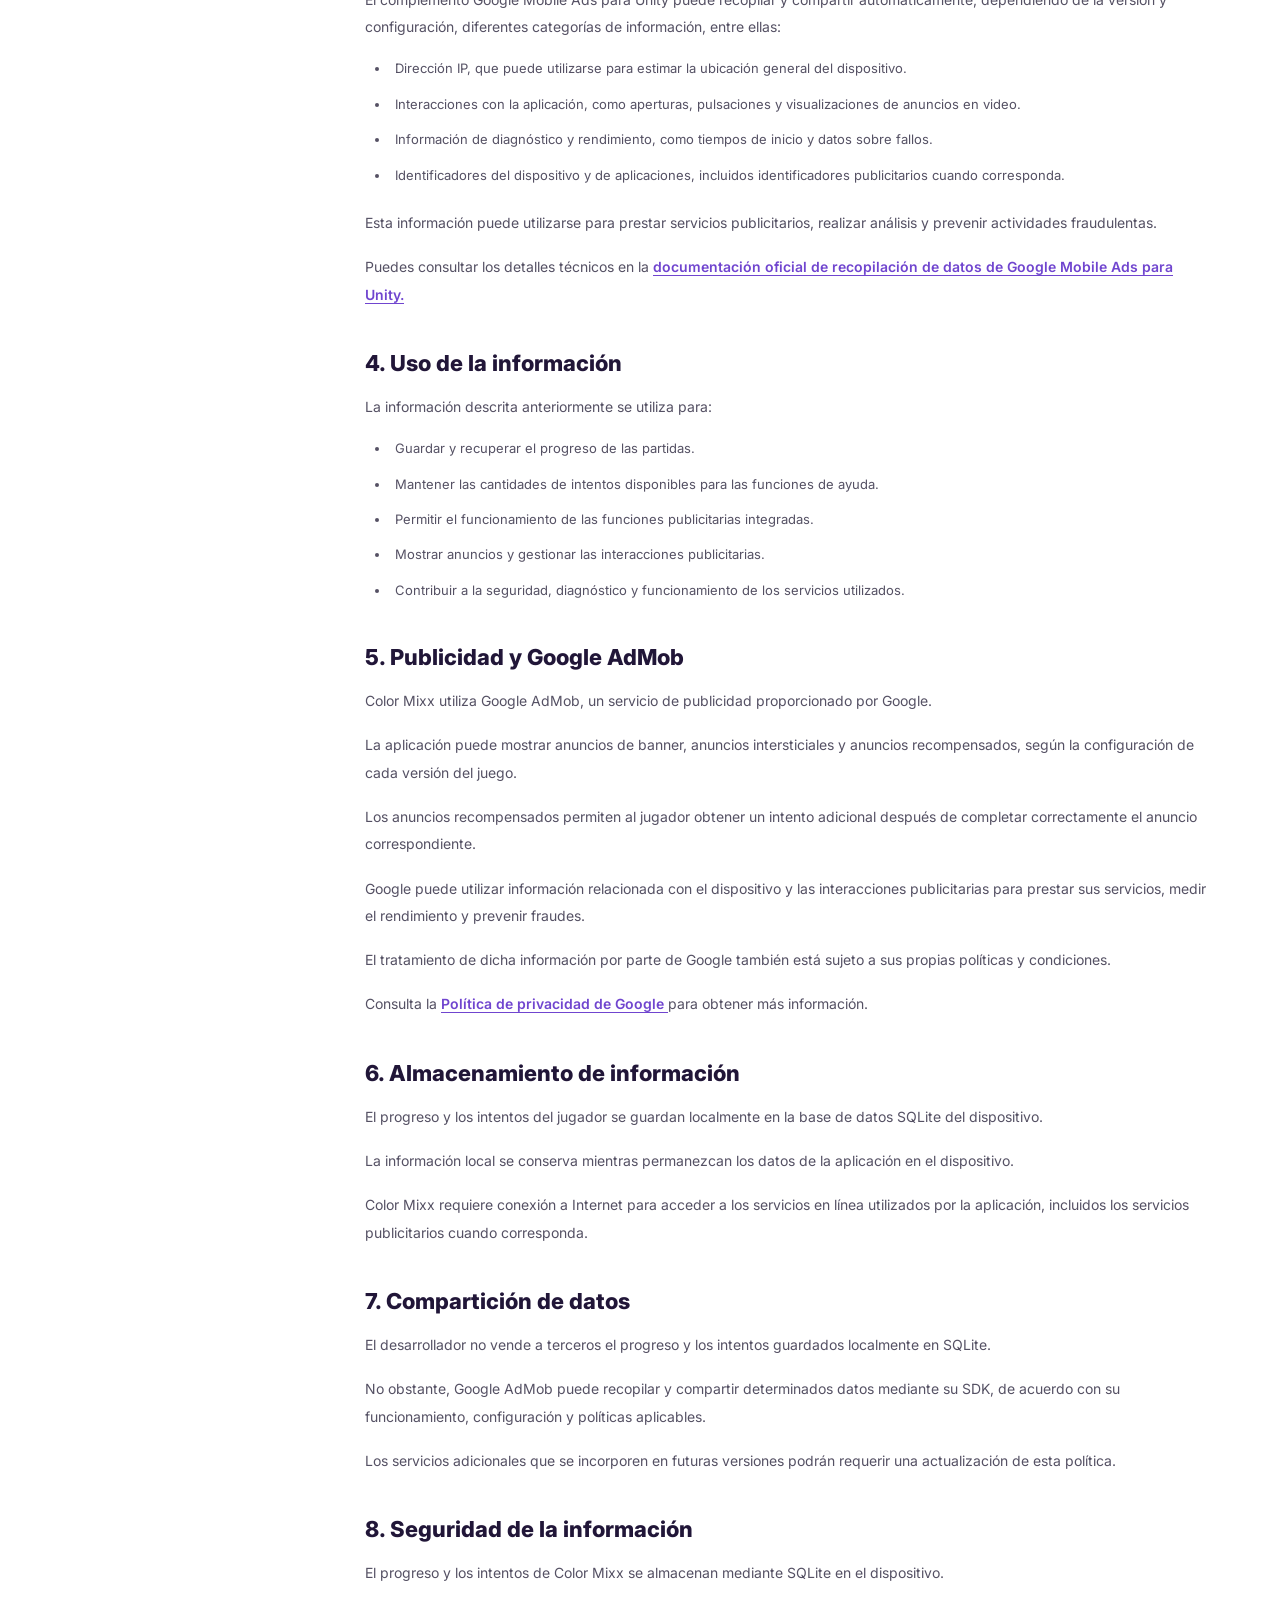
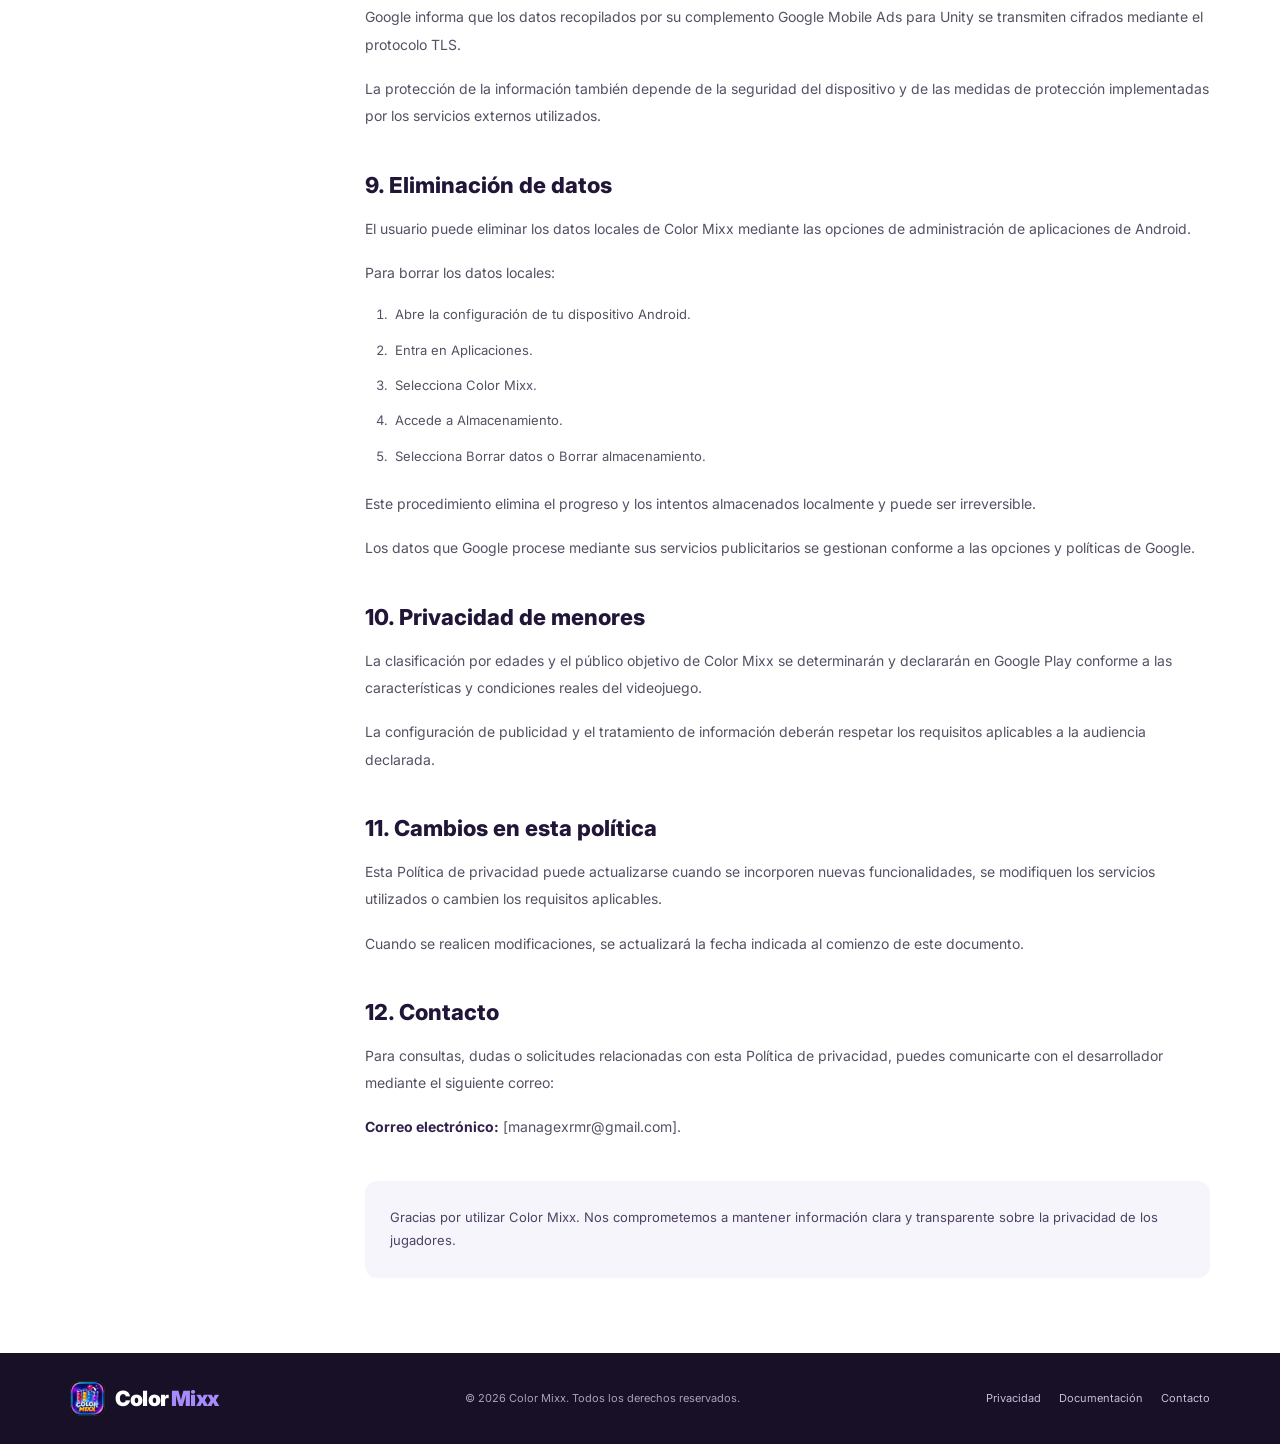
<file: pages/privacidad.html>
<!DOCTYPE html>
<html lang="es">

<head>
    <meta charset="UTF-8">
    <meta name="viewport" content="width=device-width, initial-scale=1.0">

    <meta name="description"
          content="Consulta la Política de privacidad oficial de Color Mixx y conoce cómo se almacena y trata la información del juego.">

    <meta name="theme-color" content="#171027">

    <title>Política de privacidad | Color Mixx</title>

    <link rel="icon" type="image/png" href="../images/logo.png">

    <link rel="stylesheet" href="../css/styles.css">
    <link rel="stylesheet" href="../css/legal.css">
</head>

<body>

    <!-- NAVEGACIÓN -->
    <header class="header">

        <nav class="navbar container">

            <a href="../index.html" class="logo">

                <img src="../images/logo.png"
                     alt="Logo de Color Mixx"
                     class="logo-image">

                <span class="logo-name">
                    Color <span>Mixx</span>
                </span>

            </a>

            <button class="menu-toggle"
                    id="menuToggle"
                    aria-label="Abrir menú"
                    aria-expanded="false">
                ☰
            </button>

            <ul class="nav-links" id="navLinks">

                <li><a href="../index.html#inicio">Inicio</a></li>

                <li><a href="../index.html#como-jugar">Cómo jugar</a></li>

                <li><a href="../index.html#caracteristicas">Características</a></li>

                <li><a href="../index.html#documentacion">Documentación</a></li>

                <li><a href="../index.html#contacto">Contacto</a></li>

            </ul>

        </nav>

    </header>


    <main>

        <!-- ENCABEZADO -->
        <section class="legal-hero">

            <div class="container">

                <span class="legal-label">
                    INFORMACIÓN LEGAL
                </span>

                <h1>Política de privacidad</h1>

                <p>
                    Conoce cómo Color Mixx gestiona la información
                    relacionada con el uso de nuestra aplicación.
                </p>

                <div class="legal-date">
                    Última actualización: 10 de noviembre de 2026
                </div>

            </div>

        </section>


        <!-- CONTENIDO -->
        <section class="legal-section">

            <div class="container legal-layout">

                <!-- ÍNDICE -->
                <aside class="legal-sidebar">

                    <h3>Contenido</h3>

                    <a href="#introduccion">1. Introducción</a>

                    <a href="#responsable">2. Responsable</a>

                    <a href="#informacion">3. Información tratada</a>

                    <a href="#uso">4. Uso de la información</a>

                    <a href="#publicidad">5. Publicidad y AdMob</a>

                    <a href="#almacenamiento">6. Almacenamiento</a>

                    <a href="#comparticion">7. Compartición de datos</a>

                    <a href="#seguridad">8. Seguridad</a>

                    <a href="#eliminacion">9. Eliminación de datos</a>

                    <a href="#menores">10. Privacidad de menores</a>

                    <a href="#cambios">11. Cambios en esta política</a>

                    <a href="#contacto-privacidad">12. Contacto</a>

                </aside>


                <!-- DOCUMENTO -->
                <article class="legal-content">

                    <div class="legal-notice">
                        Esta política se aplica al videojuego móvil
                        Color Mixx y a los servicios relacionados
                        que utiliza la aplicación.
                    </div>


                    <h2 id="introduccion">1. Introducción</h2>

                    <p>
                        Bienvenido a Color Mixx. Respetamos la privacidad
                        de las personas que utilizan nuestra aplicación
                        y procuramos ofrecer información transparente
                        sobre el tratamiento de sus datos.
                    </p>

                    <p>
                        Esta Política de privacidad explica qué
                        información se almacena durante el uso del juego,
                        cómo funciona el servicio de publicidad integrado
                        y qué opciones tiene el usuario.
                    </p>

                    <p>
                        Color Mixx es un videojuego móvil desarrollado
                        con Unity y utiliza SQLite para guardar
                        información relacionada con el progreso y los
                        intentos del jugador.
                    </p>


                    <h2 id="responsable">2. Responsable de la aplicación</h2>

                    <p>
                        Color Mixx es desarrollado y mantenido por
                        un desarrollador independiente.
                    </p>

                    <ul>
                        <li>
                            <strong>Aplicación:</strong> Color Mixx.
                        </li>

                        <li>
                            <strong>Desarrollador:</strong>
                            Desarrollador independiente de Color Mixx.
                        </li>

                        <li>
                            <strong>Plataforma:</strong> Android.
                        </li>

                        <li>
                            <strong>Contacto de privacidad:</strong>
                            [managexrmr@gmail.com].
                        </li>
                    </ul>


                    <h2 id="informacion">3. Información tratada</h2>

                    <h3>3.1. Información almacenada localmente</h3>

                    <p>
                        Color Mixx utiliza una base de datos SQLite
                        para guardar información necesaria para
                        conservar el progreso de la partida.
                    </p>

                    <p>Esta información incluye:</p>

                    <ul>
                        <li>Progreso del jugador.</li>
                        <li>Nivel y avance del juego, según el registro de progreso.</li>
                        <li>Cantidad de intentos disponibles para mezclar bolas.</li>
                        <li>Cantidad de intentos disponibles para agregar capacidad.</li>
                    </ul>

                    <p>
                        Estos registros se almacenan en el dispositivo
                        mediante la base de datos local de la aplicación.
                    </p>


                    <h3>3.2. Información procesada por servicios publicitarios</h3>

                    <p>
                        Color Mixx integra Google AdMob para mostrar
                        anuncios dentro de la aplicación.
                    </p>

                    <p>
                        El complemento Google Mobile Ads para Unity
                        puede recopilar y compartir automáticamente,
                        dependiendo de la versión y configuración,
                        diferentes categorías de información, entre ellas:
                    </p>

                    <ul>
                        <li>
                            Dirección IP, que puede utilizarse para
                            estimar la ubicación general del dispositivo.
                        </li>

                        <li>
                            Interacciones con la aplicación, como
                            aperturas, pulsaciones y visualizaciones
                            de anuncios en video.
                        </li>

                        <li>
                            Información de diagnóstico y rendimiento,
                            como tiempos de inicio y datos sobre fallos.
                        </li>

                        <li>
                            Identificadores del dispositivo y de
                            aplicaciones, incluidos identificadores
                            publicitarios cuando corresponda.
                        </li>
                    </ul>

                    <p>
                        Esta información puede utilizarse para prestar
                        servicios publicitarios, realizar análisis
                        y prevenir actividades fraudulentas.
                    </p>

                    <p>
                        Puedes consultar los detalles técnicos en la
                        <a href="https://developers.google.com/admob/unity/privacy/play-data-disclosure?hl=es"
                           target="_blank"
                           rel="noopener noreferrer">
                            documentación oficial de recopilación de datos
                            de Google Mobile Ads para Unity.
                        </a>
                    </p>


                    <h2 id="uso">4. Uso de la información</h2>

                    <p>La información descrita anteriormente se utiliza para:</p>

                    <ul>
                        <li>Guardar y recuperar el progreso de las partidas.</li>

                        <li>
                            Mantener las cantidades de intentos disponibles
                            para las funciones de ayuda.
                        </li>

                        <li>
                            Permitir el funcionamiento de las funciones
                            publicitarias integradas.
                        </li>

                        <li>
                            Mostrar anuncios y gestionar las
                            interacciones publicitarias.
                        </li>

                        <li>
                            Contribuir a la seguridad, diagnóstico
                            y funcionamiento de los servicios utilizados.
                        </li>
                    </ul>


                    <h2 id="publicidad">5. Publicidad y Google AdMob</h2>

                    <p>
                        Color Mixx utiliza Google AdMob, un servicio
                        de publicidad proporcionado por Google.
                    </p>

                    <p>
                        La aplicación puede mostrar anuncios de banner,
                        anuncios intersticiales y anuncios recompensados,
                        según la configuración de cada versión del juego.
                    </p>

                    <p>
                        Los anuncios recompensados permiten al jugador
                        obtener un intento adicional después de completar
                        correctamente el anuncio correspondiente.
                    </p>

                    <p>
                        Google puede utilizar información relacionada
                        con el dispositivo y las interacciones publicitarias
                        para prestar sus servicios, medir el rendimiento
                        y prevenir fraudes.
                    </p>

                    <p>
                        El tratamiento de dicha información por parte
                        de Google también está sujeto a sus propias
                        políticas y condiciones.
                    </p>

                    <p>
                        Consulta la
                        <a href="https://policies.google.com/privacy?hl=es"
                           target="_blank"
                           rel="noopener noreferrer">
                            Política de privacidad de Google
                        </a>
                        para obtener más información.
                    </p>


                    <h2 id="almacenamiento">6. Almacenamiento de información</h2>

                    <p>
                        El progreso y los intentos del jugador se guardan
                        localmente en la base de datos SQLite del dispositivo.
                    </p>

                    <p>
                        La información local se conserva mientras
                        permanezcan los datos de la aplicación
                        en el dispositivo.
                    </p>

                    <p>
                        Color Mixx requiere conexión a Internet para
                        acceder a los servicios en línea utilizados
                        por la aplicación, incluidos los servicios
                        publicitarios cuando corresponda.
                    </p>


                    <h2 id="comparticion">7. Compartición de datos</h2>

                    <p>
                        El desarrollador no vende a terceros el progreso
                        y los intentos guardados localmente en SQLite.
                    </p>

                    <p>
                        No obstante, Google AdMob puede recopilar y
                        compartir determinados datos mediante su SDK,
                        de acuerdo con su funcionamiento, configuración
                        y políticas aplicables.
                    </p>

                    <p>
                        Los servicios adicionales que se incorporen
                        en futuras versiones podrán requerir una
                        actualización de esta política.
                    </p>


                    <h2 id="seguridad">8. Seguridad de la información</h2>

                    <p>
                        El progreso y los intentos de Color Mixx se
                        almacenan mediante SQLite en el dispositivo.
                    </p>

                    <p>
                        Google informa que los datos recopilados
                        por su complemento Google Mobile Ads para Unity
                        se transmiten cifrados mediante el protocolo TLS.
                    </p>

                    <p>
                        La protección de la información también depende
                        de la seguridad del dispositivo y de las medidas
                        de protección implementadas por los servicios
                        externos utilizados.
                    </p>


                    <h2 id="eliminacion">9. Eliminación de datos</h2>

                    <p>
                        El usuario puede eliminar los datos locales
                        de Color Mixx mediante las opciones de
                        administración de aplicaciones de Android.
                    </p>

                    <p>Para borrar los datos locales:</p>

                    <ol>
                        <li>Abre la configuración de tu dispositivo Android.</li>

                        <li>Entra en Aplicaciones.</li>

                        <li>Selecciona Color Mixx.</li>

                        <li>Accede a Almacenamiento.</li>

                        <li>Selecciona Borrar datos o Borrar almacenamiento.</li>
                    </ol>

                    <p>
                        Este procedimiento elimina el progreso y los
                        intentos almacenados localmente y puede ser
                        irreversible.
                    </p>

                    <p>
                        Los datos que Google procese mediante sus
                        servicios publicitarios se gestionan conforme
                        a las opciones y políticas de Google.
                    </p>


                    <h2 id="menores">10. Privacidad de menores</h2>

                    <p>
                        La clasificación por edades y el público objetivo
                        de Color Mixx se determinarán y declararán en
                        Google Play conforme a las características
                        y condiciones reales del videojuego.
                    </p>

                    <p>
                        La configuración de publicidad y el tratamiento
                        de información deberán respetar los requisitos
                        aplicables a la audiencia declarada.
                    </p>


                    <h2 id="cambios">11. Cambios en esta política</h2>

                    <p>
                        Esta Política de privacidad puede actualizarse
                        cuando se incorporen nuevas funcionalidades,
                        se modifiquen los servicios utilizados o cambien
                        los requisitos aplicables.
                    </p>

                    <p>
                        Cuando se realicen modificaciones, se actualizará
                        la fecha indicada al comienzo de este documento.
                    </p>


                    <h2 id="contacto-privacidad">12. Contacto</h2>

                    <p>
                        Para consultas, dudas o solicitudes relacionadas
                        con esta Política de privacidad, puedes comunicarte
                        con el desarrollador mediante el siguiente correo:
                    </p>

                    <p>
                        <strong>Correo electrónico:</strong>
                        [managexrmr@gmail.com].
                    </p>

                    <div class="legal-last-note">
                        Gracias por utilizar Color Mixx.
                        Nos comprometemos a mantener información
                        clara y transparente sobre la privacidad
                        de los jugadores.
                    </div>

                </article>

            </div>

        </section>

    </main>


    <!-- PIE DE PÁGINA -->
    <footer class="footer">

        <div class="container footer-content">

            <a href="../index.html" class="logo footer-logo">

                <img src="../images/logo.png"
                     alt="Logo de Color Mixx"
                     class="logo-image">

                <span class="logo-name">
                    Color <span>Mixx</span>
                </span>

            </a>

            <p>
                © <span id="currentYear"></span> Color Mixx.
                Todos los derechos reservados.
            </p>

            <div class="footer-links">
                <a href="privacidad.html">Privacidad</a>
                <a href="../index.html#documentacion">Documentación</a>
                <a href="../index.html#contacto">Contacto</a>
            </div>

        </div>

    </footer>


    <script src="../js/script.js"></script>

</body>

</html>
</file>
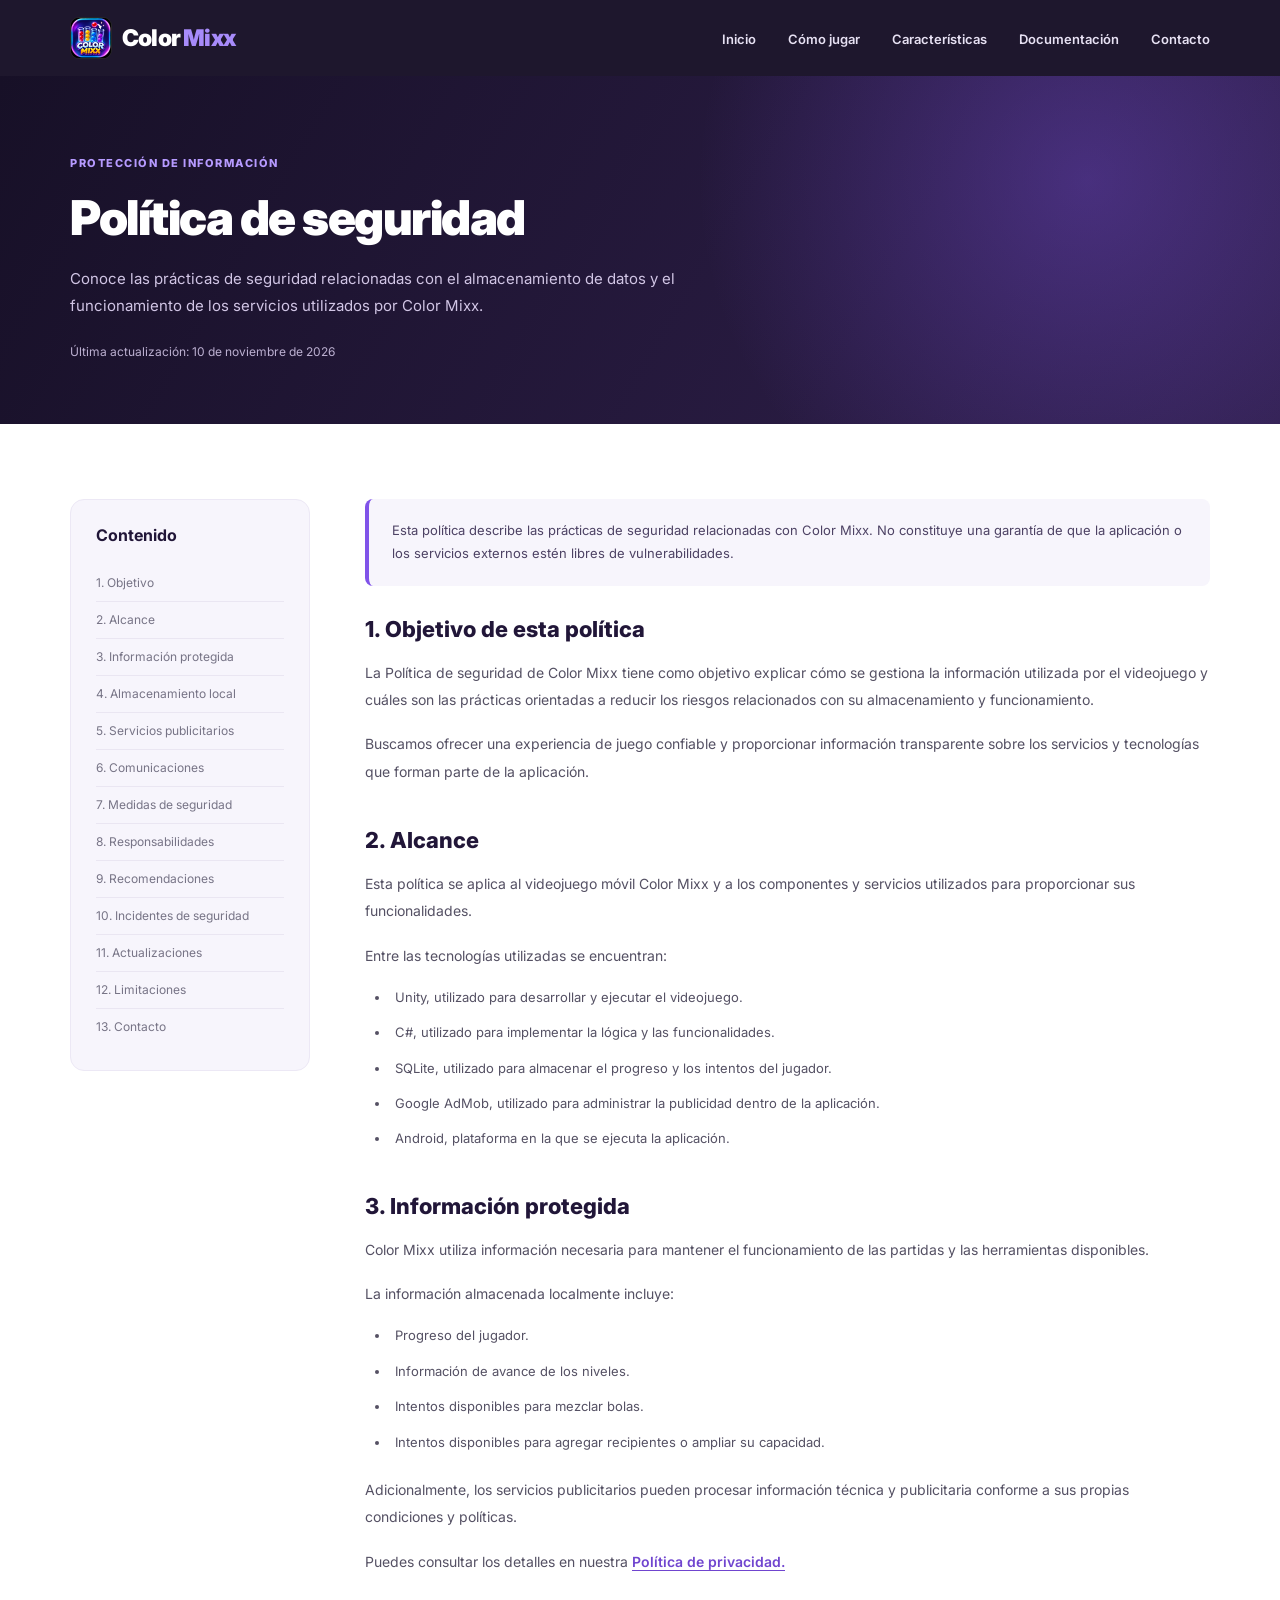
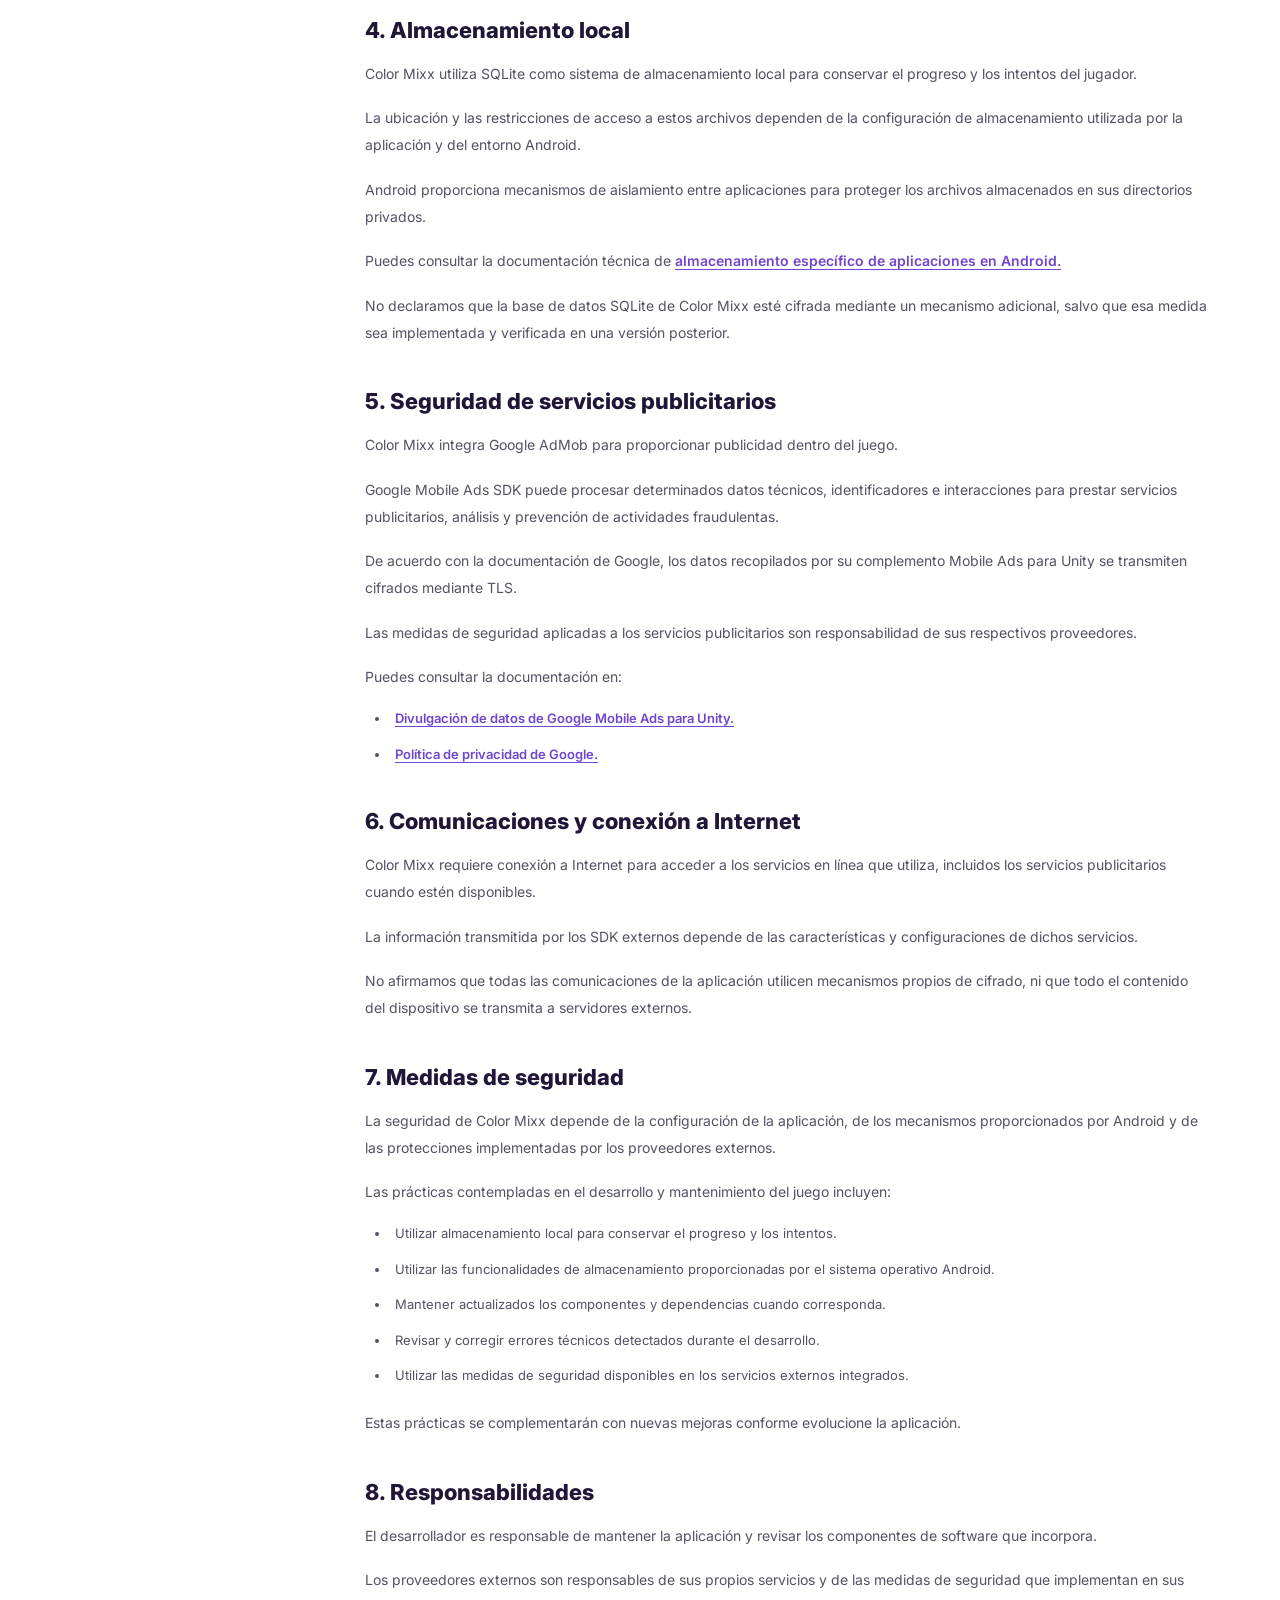
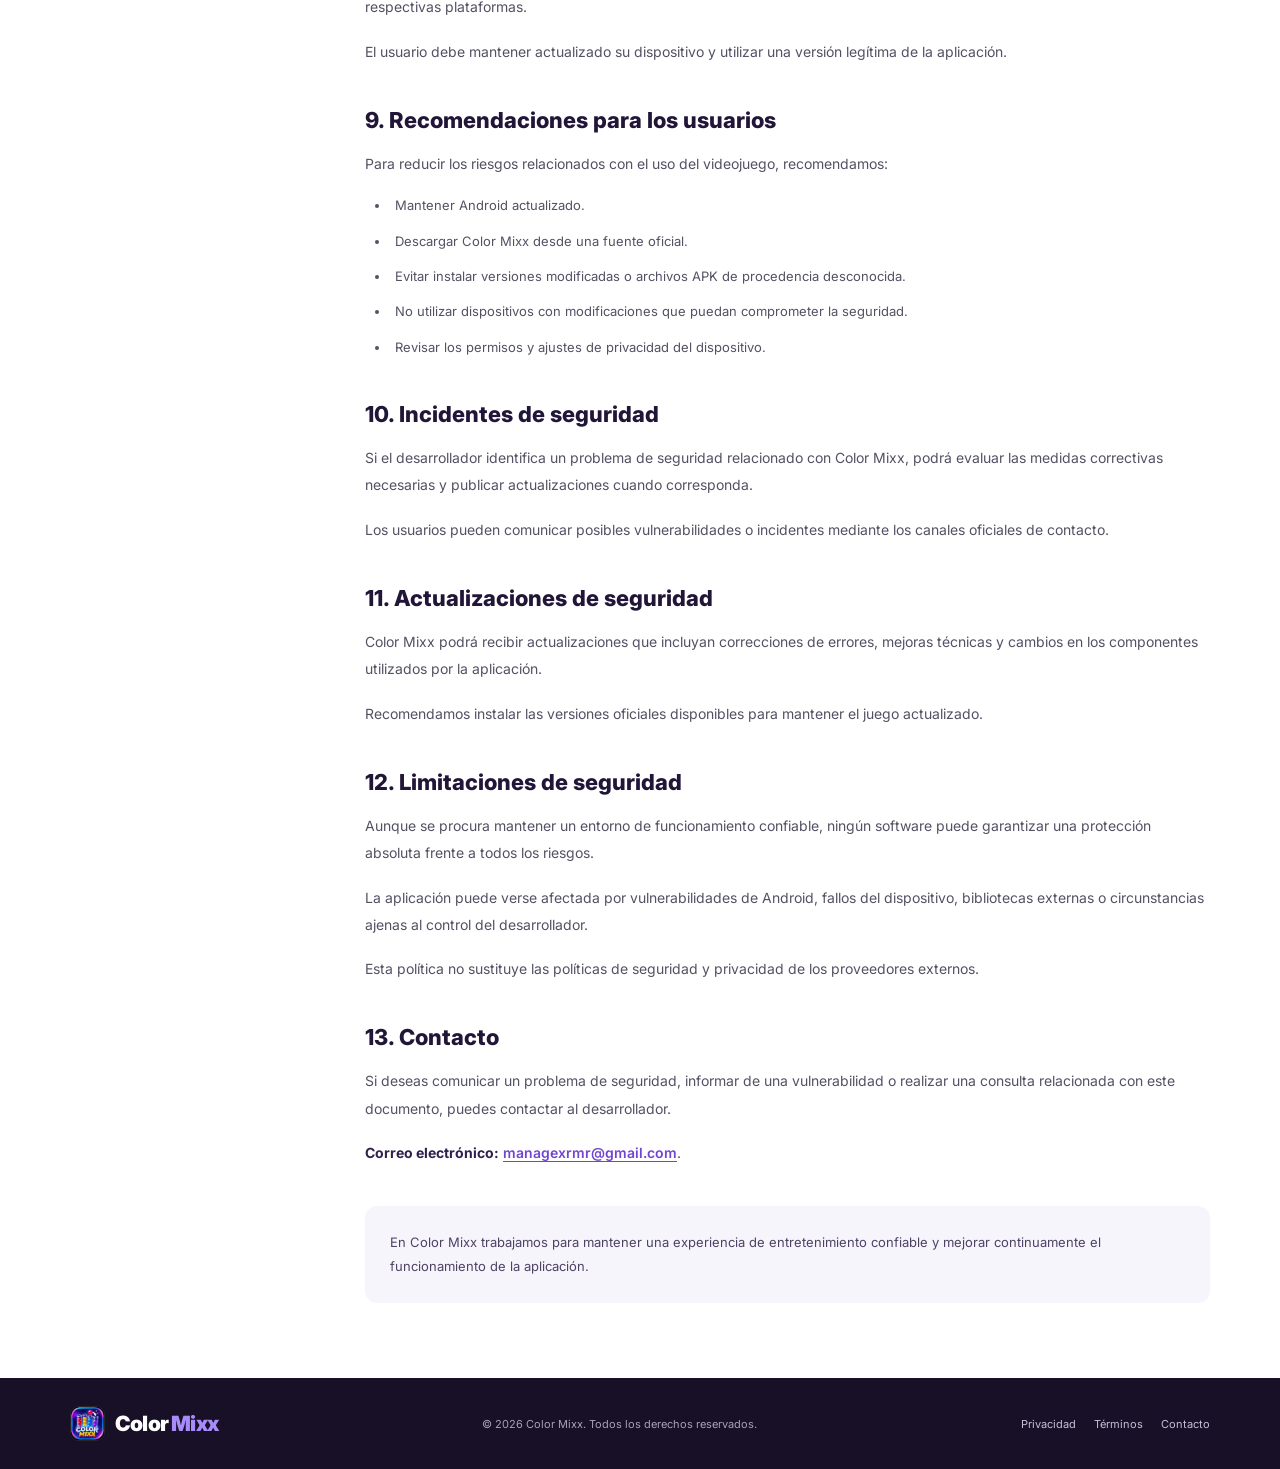
<file: pages/seguridad.html>
<!DOCTYPE html>
<html lang="es">

<head>
    <meta charset="UTF-8">
    <meta name="viewport" content="width=device-width, initial-scale=1.0">

    <meta name="description"
          content="Conoce las prácticas de seguridad y protección de información de Color Mixx.">

    <meta name="theme-color" content="#171027">

    <title>Política de seguridad | Color Mixx</title>

    <link rel="icon" type="image/png" href="../images/logo.png">

    <link rel="stylesheet" href="../css/styles.css">
    <link rel="stylesheet" href="../css/legal.css">
</head>

<body>

    <!-- NAVEGACIÓN -->
    <header class="header">

        <nav class="navbar container">

            <a href="../index.html" class="logo">

                <img src="../images/logo.png"
                     alt="Logo de Color Mixx"
                     class="logo-image">

                <span class="logo-name">
                    Color <span>Mixx</span>
                </span>

            </a>

            <button class="menu-toggle"
                    id="menuToggle"
                    aria-label="Abrir menú"
                    aria-expanded="false">
                ☰
            </button>

            <ul class="nav-links" id="navLinks">

                <li><a href="../index.html#inicio">Inicio</a></li>

                <li><a href="../index.html#como-jugar">Cómo jugar</a></li>

                <li><a href="../index.html#caracteristicas">Características</a></li>

                <li><a href="../index.html#documentacion">Documentación</a></li>

                <li><a href="../index.html#contacto">Contacto</a></li>

            </ul>

        </nav>

    </header>


    <main>

        <!-- ENCABEZADO -->
        <section class="legal-hero">

            <div class="container">

                <span class="legal-label">
                    PROTECCIÓN DE INFORMACIÓN
                </span>

                <h1>Política de seguridad</h1>

                <p>
                    Conoce las prácticas de seguridad relacionadas
                    con el almacenamiento de datos y el funcionamiento
                    de los servicios utilizados por Color Mixx.
                </p>

                <div class="legal-date">
                    Última actualización: 10 de noviembre de 2026
                </div>

            </div>

        </section>


        <!-- CONTENIDO -->
        <section class="legal-section">

            <div class="container legal-layout">

                <!-- ÍNDICE -->
                <aside class="legal-sidebar">

                    <h3>Contenido</h3>

                    <a href="#objetivo">1. Objetivo</a>

                    <a href="#alcance">2. Alcance</a>

                    <a href="#datos">3. Información protegida</a>

                    <a href="#almacenamiento">4. Almacenamiento local</a>

                    <a href="#publicidad">5. Servicios publicitarios</a>

                    <a href="#conexiones">6. Comunicaciones</a>

                    <a href="#medidas">7. Medidas de seguridad</a>

                    <a href="#responsabilidades">8. Responsabilidades</a>

                    <a href="#recomendaciones">9. Recomendaciones</a>

                    <a href="#incidentes">10. Incidentes de seguridad</a>

                    <a href="#actualizaciones">11. Actualizaciones</a>

                    <a href="#limites">12. Limitaciones</a>

                    <a href="#contacto">13. Contacto</a>

                </aside>


                <!-- DOCUMENTO -->
                <article class="legal-content">

                    <div class="legal-notice">
                        Esta política describe las prácticas de seguridad
                        relacionadas con Color Mixx. No constituye una
                        garantía de que la aplicación o los servicios
                        externos estén libres de vulnerabilidades.
                    </div>


                    <h2 id="objetivo">1. Objetivo de esta política</h2>

                    <p>
                        La Política de seguridad de Color Mixx tiene
                        como objetivo explicar cómo se gestiona la
                        información utilizada por el videojuego y
                        cuáles son las prácticas orientadas a reducir
                        los riesgos relacionados con su almacenamiento
                        y funcionamiento.
                    </p>

                    <p>
                        Buscamos ofrecer una experiencia de juego
                        confiable y proporcionar información
                        transparente sobre los servicios y tecnologías
                        que forman parte de la aplicación.
                    </p>


                    <h2 id="alcance">2. Alcance</h2>

                    <p>
                        Esta política se aplica al videojuego móvil
                        Color Mixx y a los componentes y servicios
                        utilizados para proporcionar sus funcionalidades.
                    </p>

                    <p>Entre las tecnologías utilizadas se encuentran:</p>

                    <ul>

                        <li>
                            Unity, utilizado para desarrollar y ejecutar
                            el videojuego.
                        </li>

                        <li>
                            C#, utilizado para implementar la lógica
                            y las funcionalidades.
                        </li>

                        <li>
                            SQLite, utilizado para almacenar el progreso
                            y los intentos del jugador.
                        </li>

                        <li>
                            Google AdMob, utilizado para administrar
                            la publicidad dentro de la aplicación.
                        </li>

                        <li>
                            Android, plataforma en la que se ejecuta
                            la aplicación.
                        </li>

                    </ul>


                    <h2 id="datos">3. Información protegida</h2>

                    <p>
                        Color Mixx utiliza información necesaria
                        para mantener el funcionamiento de las
                        partidas y las herramientas disponibles.
                    </p>

                    <p>La información almacenada localmente incluye:</p>

                    <ul>

                        <li>Progreso del jugador.</li>

                        <li>Información de avance de los niveles.</li>

                        <li>
                            Intentos disponibles para mezclar bolas.
                        </li>

                        <li>
                            Intentos disponibles para agregar
                            recipientes o ampliar su capacidad.
                        </li>

                    </ul>

                    <p>
                        Adicionalmente, los servicios publicitarios
                        pueden procesar información técnica y
                        publicitaria conforme a sus propias
                        condiciones y políticas.
                    </p>

                    <p>
                        Puedes consultar los detalles en nuestra
                        <a href="privacidad.html">
                            Política de privacidad.
                        </a>
                    </p>


                    <h2 id="almacenamiento">4. Almacenamiento local</h2>

                    <p>
                        Color Mixx utiliza SQLite como sistema
                        de almacenamiento local para conservar
                        el progreso y los intentos del jugador.
                    </p>

                    <p>
                        La ubicación y las restricciones de acceso
                        a estos archivos dependen de la configuración
                        de almacenamiento utilizada por la aplicación
                        y del entorno Android.
                    </p>

                    <p>
                        Android proporciona mecanismos de aislamiento
                        entre aplicaciones para proteger los archivos
                        almacenados en sus directorios privados.
                    </p>

                    <p>
                        Puedes consultar la documentación técnica
                        de
                        <a href="https://developer.android.com/training/data-storage/app-specific"
                           target="_blank"
                           rel="noopener noreferrer">
                            almacenamiento específico de aplicaciones
                            en Android.
                        </a>
                    </p>

                    <p>
                        No declaramos que la base de datos SQLite
                        de Color Mixx esté cifrada mediante un
                        mecanismo adicional, salvo que esa medida
                        sea implementada y verificada en una
                        versión posterior.
                    </p>


                    <h2 id="publicidad">5. Seguridad de servicios publicitarios</h2>

                    <p>
                        Color Mixx integra Google AdMob para
                        proporcionar publicidad dentro del juego.
                    </p>

                    <p>
                        Google Mobile Ads SDK puede procesar
                        determinados datos técnicos, identificadores
                        e interacciones para prestar servicios
                        publicitarios, análisis y prevención
                        de actividades fraudulentas.
                    </p>

                    <p>
                        De acuerdo con la documentación de Google,
                        los datos recopilados por su complemento
                        Mobile Ads para Unity se transmiten
                        cifrados mediante TLS.
                    </p>

                    <p>
                        Las medidas de seguridad aplicadas a los
                        servicios publicitarios son responsabilidad
                        de sus respectivos proveedores.
                    </p>

                    <p>
                        Puedes consultar la documentación en:
                    </p>

                    <ul>

                        <li>
                            <a href="https://developers.google.com/admob/unity/privacy/play-data-disclosure"
                               target="_blank"
                               rel="noopener noreferrer">
                                Divulgación de datos de Google Mobile
                                Ads para Unity.
                            </a>
                        </li>

                        <li>
                            <a href="https://policies.google.com/privacy?hl=es"
                               target="_blank"
                               rel="noopener noreferrer">
                                Política de privacidad de Google.
                            </a>
                        </li>

                    </ul>


                    <h2 id="conexiones">6. Comunicaciones y conexión a Internet</h2>

                    <p>
                        Color Mixx requiere conexión a Internet
                        para acceder a los servicios en línea
                        que utiliza, incluidos los servicios
                        publicitarios cuando estén disponibles.
                    </p>

                    <p>
                        La información transmitida por los SDK
                        externos depende de las características
                        y configuraciones de dichos servicios.
                    </p>

                    <p>
                        No afirmamos que todas las comunicaciones
                        de la aplicación utilicen mecanismos
                        propios de cifrado, ni que todo el
                        contenido del dispositivo se transmita
                        a servidores externos.
                    </p>


                    <h2 id="medidas">7. Medidas de seguridad</h2>

                    <p>
                        La seguridad de Color Mixx depende de
                        la configuración de la aplicación,
                        de los mecanismos proporcionados por
                        Android y de las protecciones implementadas
                        por los proveedores externos.
                    </p>

                    <p>
                        Las prácticas contempladas en el desarrollo
                        y mantenimiento del juego incluyen:
                    </p>

                    <ul>

                        <li>
                            Utilizar almacenamiento local para
                            conservar el progreso y los intentos.
                        </li>

                        <li>
                            Utilizar las funcionalidades de
                            almacenamiento proporcionadas por
                            el sistema operativo Android.
                        </li>

                        <li>
                            Mantener actualizados los componentes
                            y dependencias cuando corresponda.
                        </li>

                        <li>
                            Revisar y corregir errores técnicos
                            detectados durante el desarrollo.
                        </li>

                        <li>
                            Utilizar las medidas de seguridad
                            disponibles en los servicios externos
                            integrados.
                        </li>

                    </ul>

                    <p>
                        Estas prácticas se complementarán con
                        nuevas mejoras conforme evolucione
                        la aplicación.
                    </p>


                    <h2 id="responsabilidades">8. Responsabilidades</h2>

                    <p>
                        El desarrollador es responsable de mantener
                        la aplicación y revisar los componentes
                        de software que incorpora.
                    </p>

                    <p>
                        Los proveedores externos son responsables
                        de sus propios servicios y de las medidas
                        de seguridad que implementan en sus
                        respectivas plataformas.
                    </p>

                    <p>
                        El usuario debe mantener actualizado
                        su dispositivo y utilizar una versión
                        legítima de la aplicación.
                    </p>


                    <h2 id="recomendaciones">9. Recomendaciones para los usuarios</h2>

                    <p>
                        Para reducir los riesgos relacionados
                        con el uso del videojuego, recomendamos:
                    </p>

                    <ul>

                        <li>
                            Mantener Android actualizado.
                        </li>

                        <li>
                            Descargar Color Mixx desde
                            una fuente oficial.
                        </li>

                        <li>
                            Evitar instalar versiones modificadas
                            o archivos APK de procedencia
                            desconocida.
                        </li>

                        <li>
                            No utilizar dispositivos con
                            modificaciones que puedan
                            comprometer la seguridad.
                        </li>

                        <li>
                            Revisar los permisos y ajustes
                            de privacidad del dispositivo.
                        </li>

                    </ul>


                    <h2 id="incidentes">10. Incidentes de seguridad</h2>

                    <p>
                        Si el desarrollador identifica un
                        problema de seguridad relacionado
                        con Color Mixx, podrá evaluar
                        las medidas correctivas necesarias
                        y publicar actualizaciones cuando
                        corresponda.
                    </p>

                    <p>
                        Los usuarios pueden comunicar
                        posibles vulnerabilidades o
                        incidentes mediante los canales
                        oficiales de contacto.
                    </p>


                    <h2 id="actualizaciones">11. Actualizaciones de seguridad</h2>

                    <p>
                        Color Mixx podrá recibir actualizaciones
                        que incluyan correcciones de errores,
                        mejoras técnicas y cambios en los
                        componentes utilizados por la aplicación.
                    </p>

                    <p>
                        Recomendamos instalar las versiones
                        oficiales disponibles para mantener
                        el juego actualizado.
                    </p>


                    <h2 id="limites">12. Limitaciones de seguridad</h2>

                    <p>
                        Aunque se procura mantener un entorno
                        de funcionamiento confiable, ningún
                        software puede garantizar una protección
                        absoluta frente a todos los riesgos.
                    </p>

                    <p>
                        La aplicación puede verse afectada
                        por vulnerabilidades de Android,
                        fallos del dispositivo, bibliotecas
                        externas o circunstancias ajenas
                        al control del desarrollador.
                    </p>

                    <p>
                        Esta política no sustituye las
                        políticas de seguridad y privacidad
                        de los proveedores externos.
                    </p>


                    <h2 id="contacto">13. Contacto</h2>

                    <p>
                        Si deseas comunicar un problema
                        de seguridad, informar de una
                        vulnerabilidad o realizar una
                        consulta relacionada con este documento,
                        puedes contactar al desarrollador.
                    </p>

                    <p>
                        <strong>Correo electrónico:</strong>
                        <a href="mailto:managexrmr@gmail.com">managexrmr@gmail.com</a>.
                    </p>

                    <div class="legal-last-note">

                        En Color Mixx trabajamos para mantener
                        una experiencia de entretenimiento
                        confiable y mejorar continuamente
                        el funcionamiento de la aplicación.

                    </div>

                </article>

            </div>

        </section>

    </main>


    <!-- PIE DE PÁGINA -->
    <footer class="footer">

        <div class="container footer-content">

            <a href="../index.html" class="logo footer-logo">

                <img src="../images/logo.png"
                     alt="Logo de Color Mixx"
                     class="logo-image">

                <span class="logo-name">
                    Color <span>Mixx</span>
                </span>

            </a>

            <p>
                © <span id="currentYear"></span> Color Mixx.
                Todos los derechos reservados.
            </p>

            <div class="footer-links">

                <a href="privacidad.html">Privacidad</a>

                <a href="terminos.html">Términos</a>

                <a href="../index.html#contacto">Contacto</a>

            </div>

        </div>

    </footer>


    <script src="../js/script.js"></script>

</body>

</html>
</file>
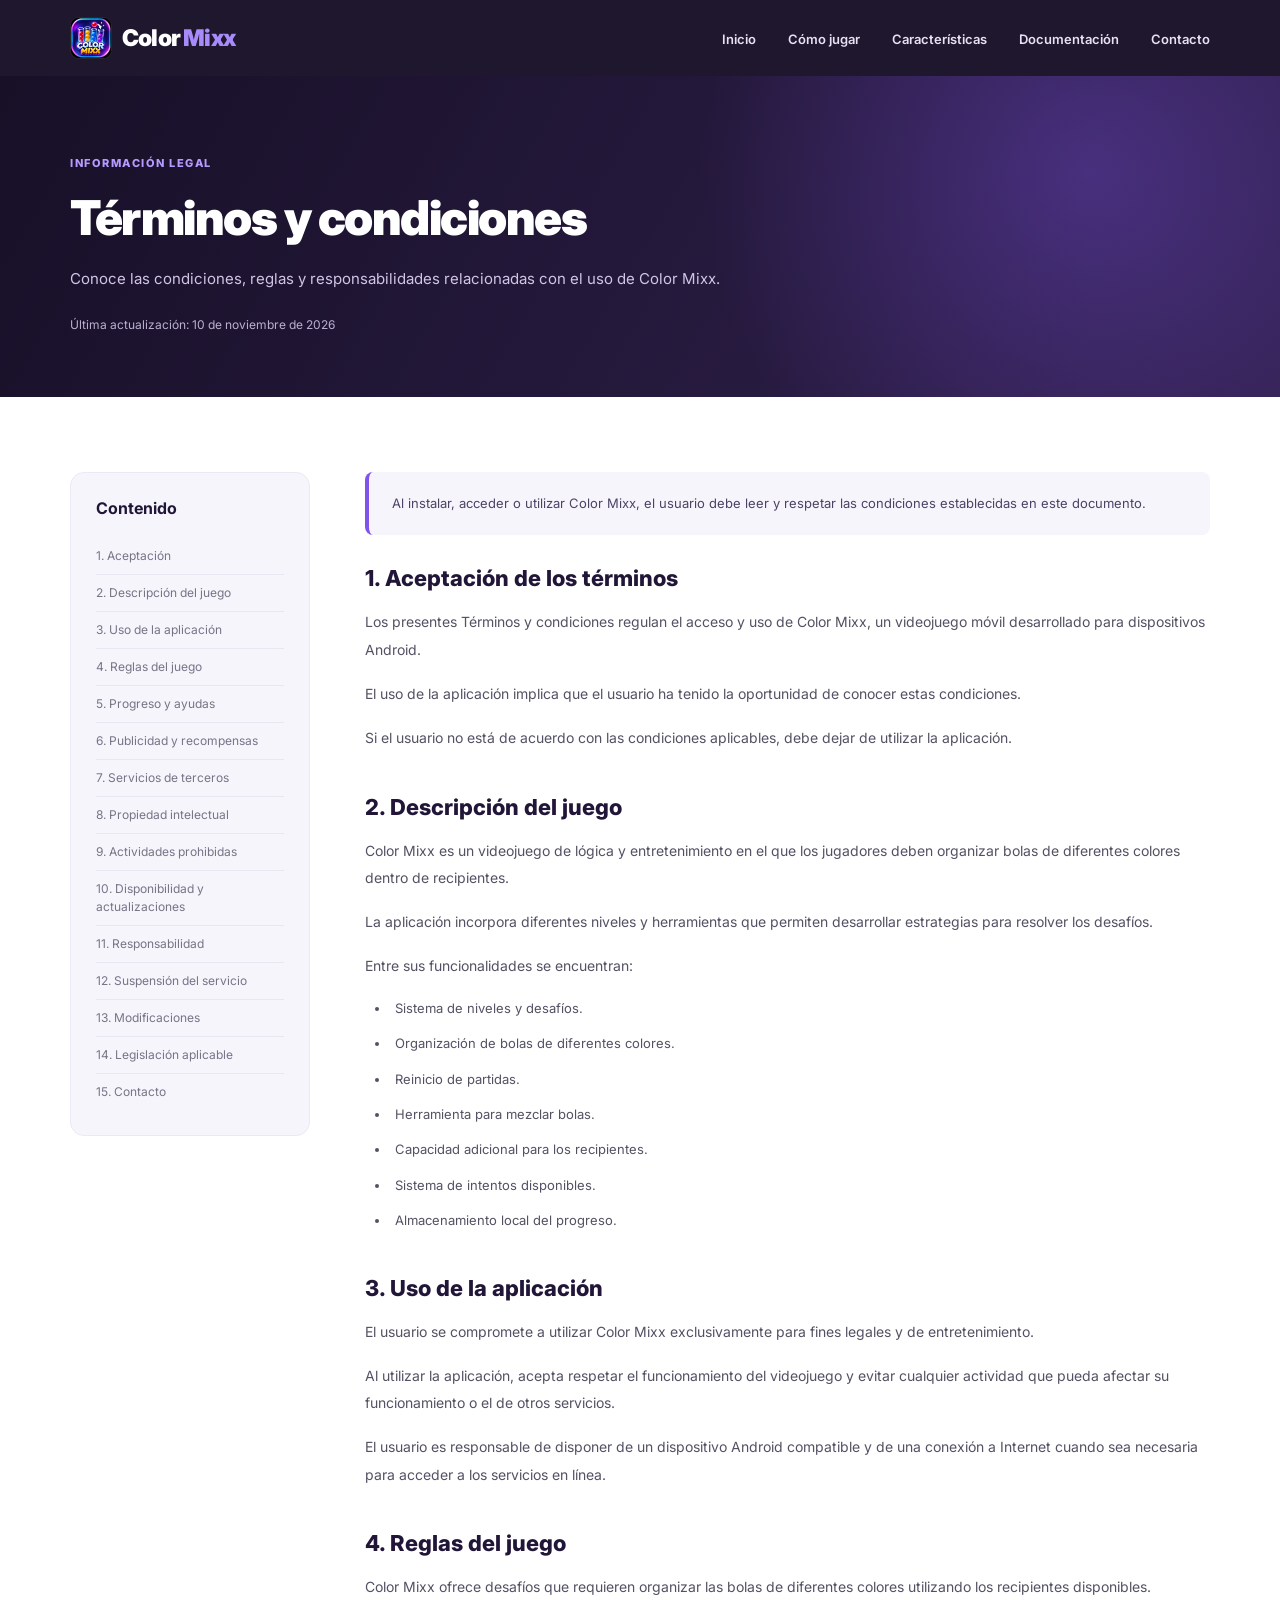
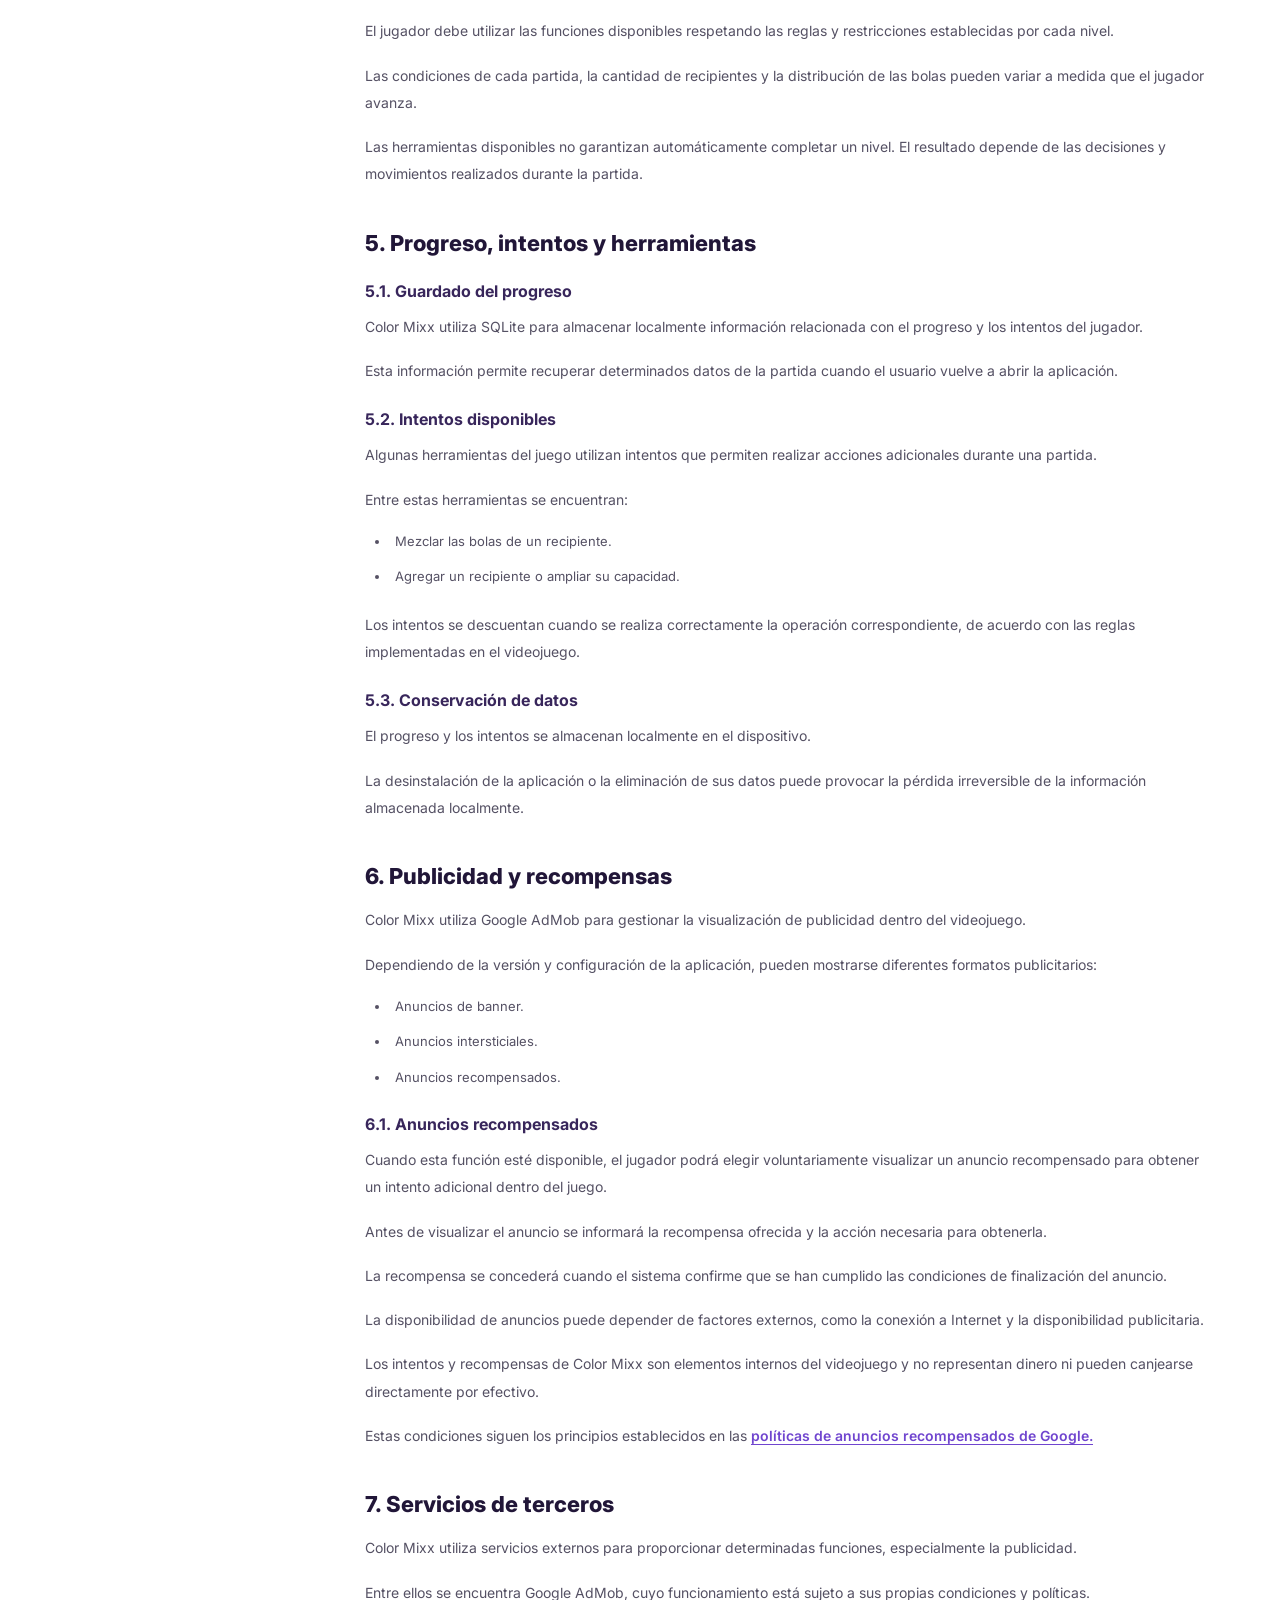
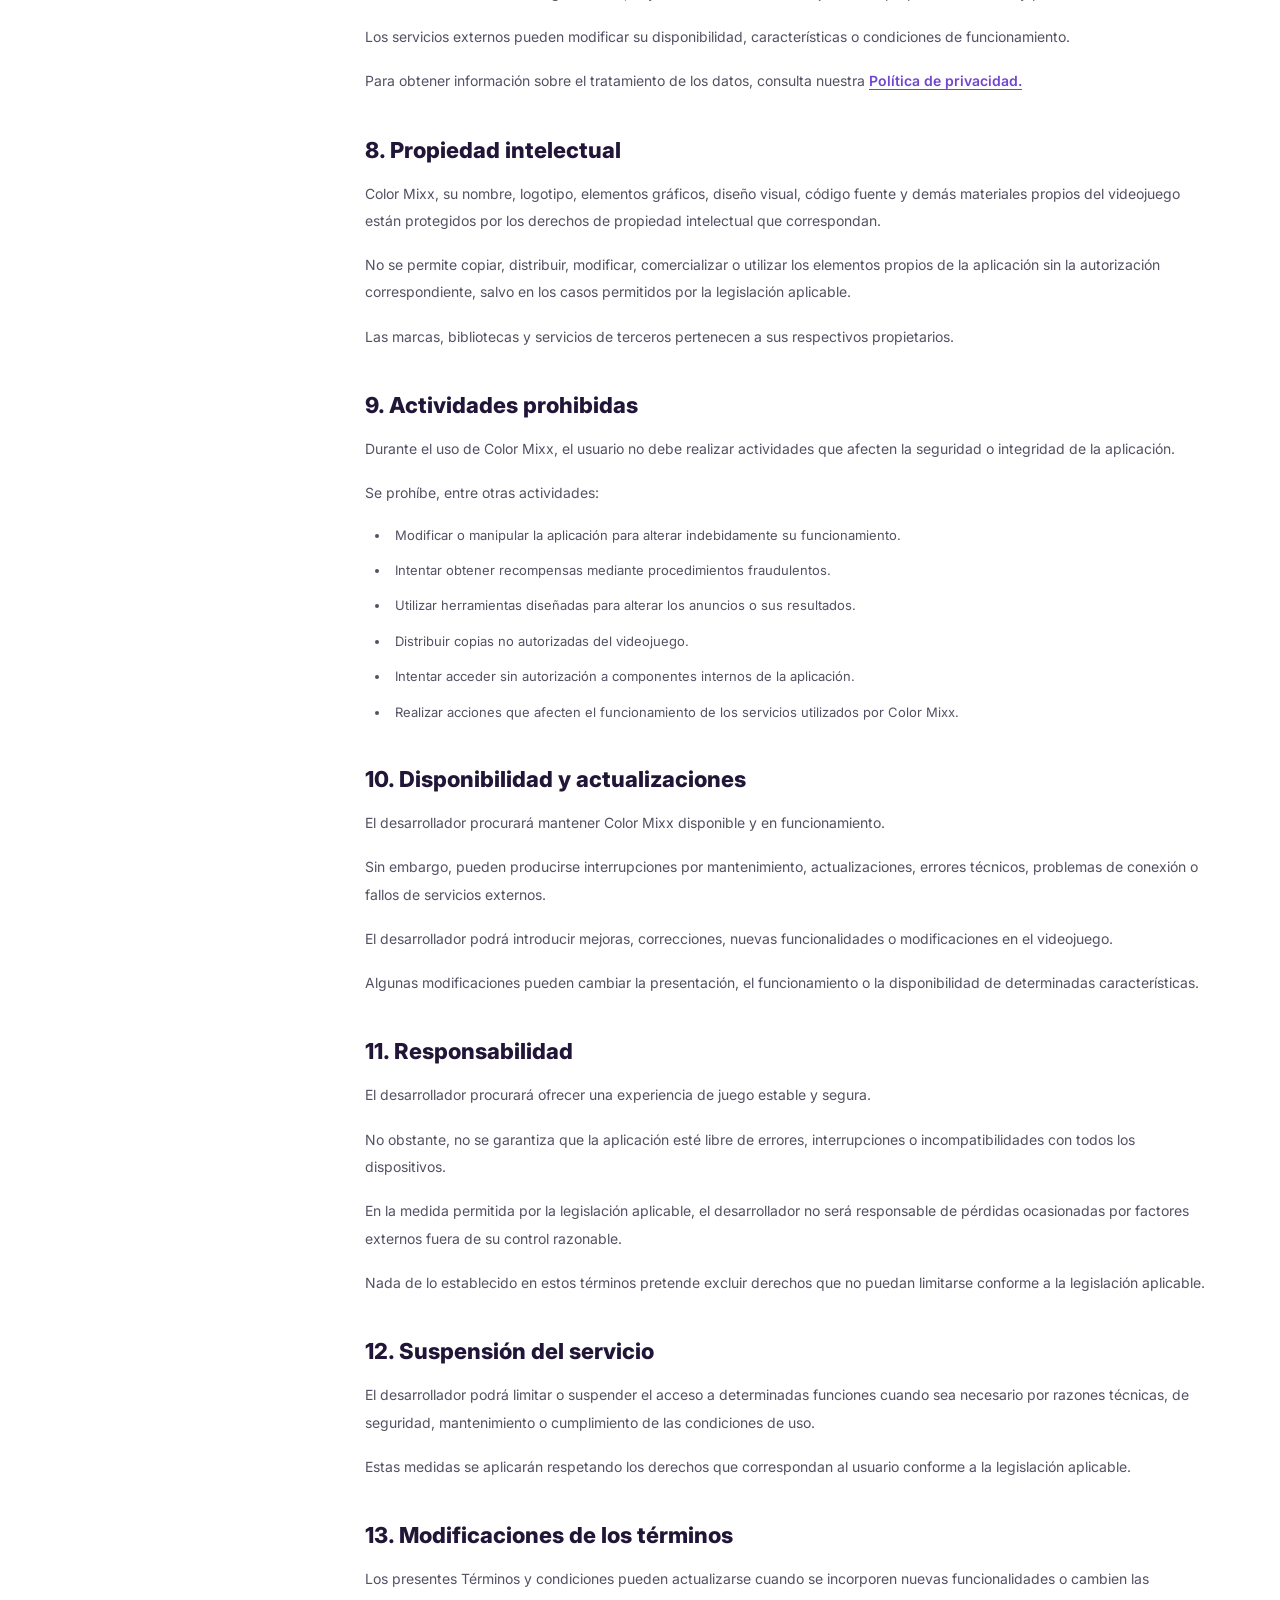
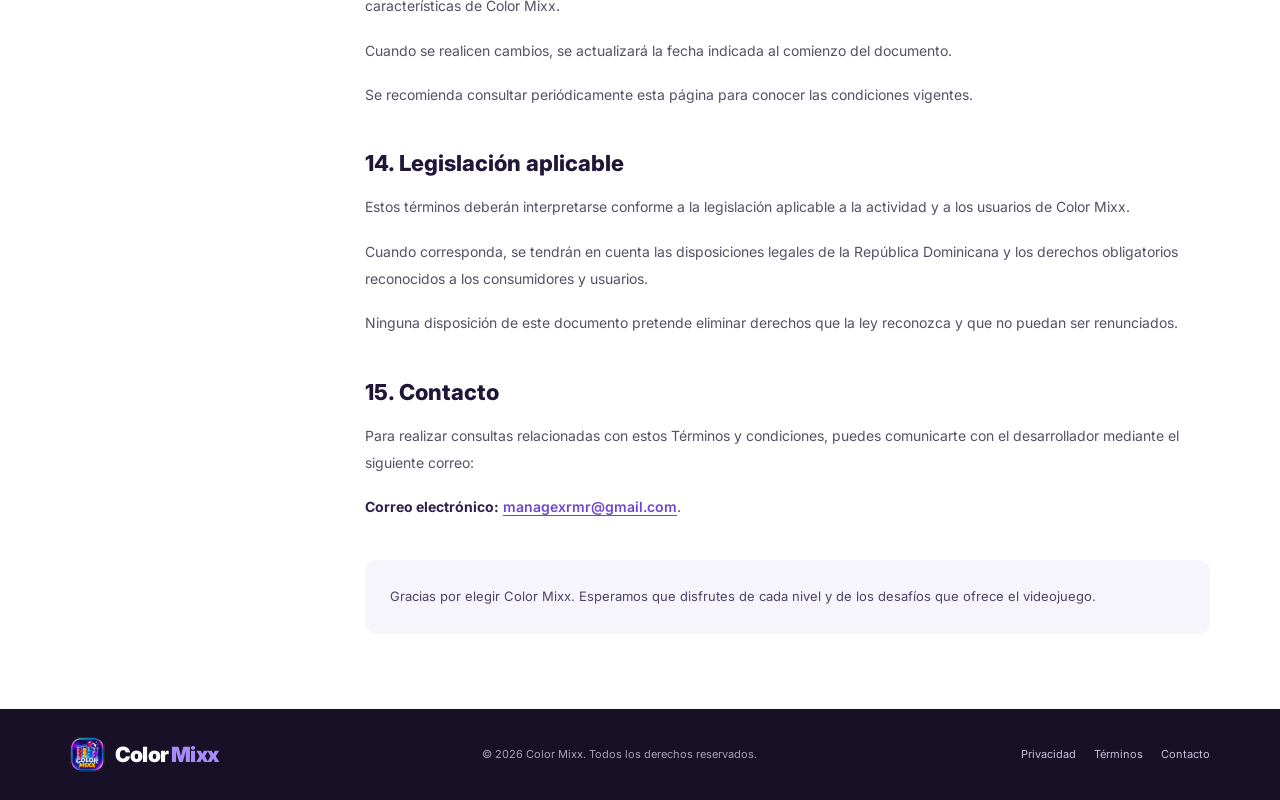
<file: pages/terminos.html>
<!DOCTYPE html>
<html lang="es">

<head>
    <meta charset="UTF-8">
    <meta name="viewport" content="width=device-width, initial-scale=1.0">

    <meta name="description"
          content="Consulta los términos y condiciones oficiales para utilizar el videojuego Color Mixx.">

    <meta name="theme-color" content="#171027">

    <title>Términos y condiciones | Color Mixx</title>

    <link rel="icon" type="image/png" href="../images/logo.png">

    <link rel="stylesheet" href="../css/styles.css">
    <link rel="stylesheet" href="../css/legal.css">
</head>

<body>

    <!-- NAVEGACIÓN -->
    <header class="header">

        <nav class="navbar container">

            <a href="../index.html" class="logo">

                <img src="../images/logo.png"
                     alt="Logo de Color Mixx"
                     class="logo-image">

                <span class="logo-name">
                    Color <span>Mixx</span>
                </span>

            </a>

            <button class="menu-toggle"
                    id="menuToggle"
                    aria-label="Abrir menú"
                    aria-expanded="false">
                ☰
            </button>

            <ul class="nav-links" id="navLinks">

                <li><a href="../index.html#inicio">Inicio</a></li>

                <li><a href="../index.html#como-jugar">Cómo jugar</a></li>

                <li><a href="../index.html#caracteristicas">Características</a></li>

                <li><a href="../index.html#documentacion">Documentación</a></li>

                <li><a href="../index.html#contacto">Contacto</a></li>

            </ul>

        </nav>

    </header>


    <main>

        <!-- ENCABEZADO -->
        <section class="legal-hero">

            <div class="container">

                <span class="legal-label">
                    INFORMACIÓN LEGAL
                </span>

                <h1>Términos y condiciones</h1>

                <p>
                    Conoce las condiciones, reglas y responsabilidades
                    relacionadas con el uso de Color Mixx.
                </p>

                <div class="legal-date">
                    Última actualización: 10 de noviembre de 2026
                </div>

            </div>

        </section>


        <!-- CONTENIDO -->
        <section class="legal-section">

            <div class="container legal-layout">

                <!-- ÍNDICE -->
                <aside class="legal-sidebar">

                    <h3>Contenido</h3>

                    <a href="#aceptacion">1. Aceptación</a>

                    <a href="#descripcion">2. Descripción del juego</a>

                    <a href="#uso">3. Uso de la aplicación</a>

                    <a href="#reglas">4. Reglas del juego</a>

                    <a href="#progreso">5. Progreso y ayudas</a>

                    <a href="#publicidad">6. Publicidad y recompensas</a>

                    <a href="#terceros">7. Servicios de terceros</a>

                    <a href="#propiedad">8. Propiedad intelectual</a>

                    <a href="#restricciones">9. Actividades prohibidas</a>

                    <a href="#disponibilidad">10. Disponibilidad y actualizaciones</a>

                    <a href="#responsabilidad">11. Responsabilidad</a>

                    <a href="#suspension">12. Suspensión del servicio</a>

                    <a href="#modificaciones">13. Modificaciones</a>

                    <a href="#legislacion">14. Legislación aplicable</a>

                    <a href="#contacto-terminos">15. Contacto</a>

                </aside>


                <!-- DOCUMENTO -->
                <article class="legal-content">

                    <div class="legal-notice">
                        Al instalar, acceder o utilizar Color Mixx,
                        el usuario debe leer y respetar las condiciones
                        establecidas en este documento.
                    </div>


                    <h2 id="aceptacion">1. Aceptación de los términos</h2>

                    <p>
                        Los presentes Términos y condiciones regulan
                        el acceso y uso de Color Mixx, un videojuego
                        móvil desarrollado para dispositivos Android.
                    </p>

                    <p>
                        El uso de la aplicación implica que el usuario
                        ha tenido la oportunidad de conocer estas
                        condiciones.
                    </p>

                    <p>
                        Si el usuario no está de acuerdo con las
                        condiciones aplicables, debe dejar de utilizar
                        la aplicación.
                    </p>


                    <h2 id="descripcion">2. Descripción del juego</h2>

                    <p>
                        Color Mixx es un videojuego de lógica y
                        entretenimiento en el que los jugadores deben
                        organizar bolas de diferentes colores dentro
                        de recipientes.
                    </p>

                    <p>
                        La aplicación incorpora diferentes niveles
                        y herramientas que permiten desarrollar
                        estrategias para resolver los desafíos.
                    </p>

                    <p>Entre sus funcionalidades se encuentran:</p>

                    <ul>
                        <li>Sistema de niveles y desafíos.</li>

                        <li>Organización de bolas de diferentes colores.</li>

                        <li>Reinicio de partidas.</li>

                        <li>Herramienta para mezclar bolas.</li>

                        <li>Capacidad adicional para los recipientes.</li>

                        <li>Sistema de intentos disponibles.</li>

                        <li>Almacenamiento local del progreso.</li>
                    </ul>


                    <h2 id="uso">3. Uso de la aplicación</h2>

                    <p>
                        El usuario se compromete a utilizar Color Mixx
                        exclusivamente para fines legales y de
                        entretenimiento.
                    </p>

                    <p>
                        Al utilizar la aplicación, acepta respetar
                        el funcionamiento del videojuego y evitar
                        cualquier actividad que pueda afectar
                        su funcionamiento o el de otros servicios.
                    </p>

                    <p>
                        El usuario es responsable de disponer de un
                        dispositivo Android compatible y de una
                        conexión a Internet cuando sea necesaria
                        para acceder a los servicios en línea.
                    </p>


                    <h2 id="reglas">4. Reglas del juego</h2>

                    <p>
                        Color Mixx ofrece desafíos que requieren
                        organizar las bolas de diferentes colores
                        utilizando los recipientes disponibles.
                    </p>

                    <p>
                        El jugador debe utilizar las funciones
                        disponibles respetando las reglas y
                        restricciones establecidas por cada nivel.
                    </p>

                    <p>
                        Las condiciones de cada partida, la cantidad
                        de recipientes y la distribución de las bolas
                        pueden variar a medida que el jugador avanza.
                    </p>

                    <p>
                        Las herramientas disponibles no garantizan
                        automáticamente completar un nivel. El
                        resultado depende de las decisiones y
                        movimientos realizados durante la partida.
                    </p>


                    <h2 id="progreso">5. Progreso, intentos y herramientas</h2>

                    <h3>5.1. Guardado del progreso</h3>

                    <p>
                        Color Mixx utiliza SQLite para almacenar
                        localmente información relacionada con
                        el progreso y los intentos del jugador.
                    </p>

                    <p>
                        Esta información permite recuperar determinados
                        datos de la partida cuando el usuario vuelve
                        a abrir la aplicación.
                    </p>


                    <h3>5.2. Intentos disponibles</h3>

                    <p>
                        Algunas herramientas del juego utilizan
                        intentos que permiten realizar acciones
                        adicionales durante una partida.
                    </p>

                    <p>Entre estas herramientas se encuentran:</p>

                    <ul>
                        <li>Mezclar las bolas de un recipiente.</li>

                        <li>Agregar un recipiente o ampliar su capacidad.</li>
                    </ul>

                    <p>
                        Los intentos se descuentan cuando se realiza
                        correctamente la operación correspondiente,
                        de acuerdo con las reglas implementadas
                        en el videojuego.
                    </p>


                    <h3>5.3. Conservación de datos</h3>

                    <p>
                        El progreso y los intentos se almacenan
                        localmente en el dispositivo.
                    </p>

                    <p>
                        La desinstalación de la aplicación o la
                        eliminación de sus datos puede provocar
                        la pérdida irreversible de la información
                        almacenada localmente.
                    </p>


                    <h2 id="publicidad">6. Publicidad y recompensas</h2>

                    <p>
                        Color Mixx utiliza Google AdMob para
                        gestionar la visualización de publicidad
                        dentro del videojuego.
                    </p>

                    <p>
                        Dependiendo de la versión y configuración
                        de la aplicación, pueden mostrarse diferentes
                        formatos publicitarios:
                    </p>

                    <ul>
                        <li>Anuncios de banner.</li>

                        <li>Anuncios intersticiales.</li>

                        <li>Anuncios recompensados.</li>
                    </ul>


                    <h3>6.1. Anuncios recompensados</h3>

                    <p>
                        Cuando esta función esté disponible, el jugador
                        podrá elegir voluntariamente visualizar un
                        anuncio recompensado para obtener un intento
                        adicional dentro del juego.
                    </p>

                    <p>
                        Antes de visualizar el anuncio se informará
                        la recompensa ofrecida y la acción necesaria
                        para obtenerla.
                    </p>

                    <p>
                        La recompensa se concederá cuando el sistema
                        confirme que se han cumplido las condiciones
                        de finalización del anuncio.
                    </p>

                    <p>
                        La disponibilidad de anuncios puede depender
                        de factores externos, como la conexión a
                        Internet y la disponibilidad publicitaria.
                    </p>

                    <p>
                        Los intentos y recompensas de Color Mixx
                        son elementos internos del videojuego y
                        no representan dinero ni pueden canjearse
                        directamente por efectivo.
                    </p>

                    <p>
                        Estas condiciones siguen los principios
                        establecidos en las
                        <a href="https://support.google.com/adsense/answer/9121589?hl=es"
                           target="_blank"
                           rel="noopener noreferrer">
                            políticas de anuncios recompensados de Google.
                        </a>
                    </p>


                    <h2 id="terceros">7. Servicios de terceros</h2>

                    <p>
                        Color Mixx utiliza servicios externos
                        para proporcionar determinadas funciones,
                        especialmente la publicidad.
                    </p>

                    <p>
                        Entre ellos se encuentra Google AdMob,
                        cuyo funcionamiento está sujeto a sus
                        propias condiciones y políticas.
                    </p>

                    <p>
                        Los servicios externos pueden modificar
                        su disponibilidad, características
                        o condiciones de funcionamiento.
                    </p>

                    <p>
                        Para obtener información sobre el tratamiento
                        de los datos, consulta nuestra
                        <a href="privacidad.html">
                            Política de privacidad.
                        </a>
                    </p>


                    <h2 id="propiedad">8. Propiedad intelectual</h2>

                    <p>
                        Color Mixx, su nombre, logotipo, elementos
                        gráficos, diseño visual, código fuente
                        y demás materiales propios del videojuego
                        están protegidos por los derechos de
                        propiedad intelectual que correspondan.
                    </p>

                    <p>
                        No se permite copiar, distribuir, modificar,
                        comercializar o utilizar los elementos
                        propios de la aplicación sin la autorización
                        correspondiente, salvo en los casos
                        permitidos por la legislación aplicable.
                    </p>

                    <p>
                        Las marcas, bibliotecas y servicios
                        de terceros pertenecen a sus respectivos
                        propietarios.
                    </p>


                    <h2 id="restricciones">9. Actividades prohibidas</h2>

                    <p>
                        Durante el uso de Color Mixx, el usuario
                        no debe realizar actividades que afecten
                        la seguridad o integridad de la aplicación.
                    </p>

                    <p>Se prohíbe, entre otras actividades:</p>

                    <ul>
                        <li>
                            Modificar o manipular la aplicación
                            para alterar indebidamente su funcionamiento.
                        </li>

                        <li>
                            Intentar obtener recompensas mediante
                            procedimientos fraudulentos.
                        </li>

                        <li>
                            Utilizar herramientas diseñadas para
                            alterar los anuncios o sus resultados.
                        </li>

                        <li>
                            Distribuir copias no autorizadas
                            del videojuego.
                        </li>

                        <li>
                            Intentar acceder sin autorización
                            a componentes internos de la aplicación.
                        </li>

                        <li>
                            Realizar acciones que afecten
                            el funcionamiento de los servicios
                            utilizados por Color Mixx.
                        </li>
                    </ul>


                    <h2 id="disponibilidad">10. Disponibilidad y actualizaciones</h2>

                    <p>
                        El desarrollador procurará mantener
                        Color Mixx disponible y en funcionamiento.
                    </p>

                    <p>
                        Sin embargo, pueden producirse interrupciones
                        por mantenimiento, actualizaciones, errores
                        técnicos, problemas de conexión o fallos
                        de servicios externos.
                    </p>

                    <p>
                        El desarrollador podrá introducir mejoras,
                        correcciones, nuevas funcionalidades
                        o modificaciones en el videojuego.
                    </p>

                    <p>
                        Algunas modificaciones pueden cambiar
                        la presentación, el funcionamiento
                        o la disponibilidad de determinadas
                        características.
                    </p>


                    <h2 id="responsabilidad">11. Responsabilidad</h2>

                    <p>
                        El desarrollador procurará ofrecer
                        una experiencia de juego estable
                        y segura.
                    </p>

                    <p>
                        No obstante, no se garantiza que la
                        aplicación esté libre de errores,
                        interrupciones o incompatibilidades
                        con todos los dispositivos.
                    </p>

                    <p>
                        En la medida permitida por la legislación
                        aplicable, el desarrollador no será
                        responsable de pérdidas ocasionadas
                        por factores externos fuera de su
                        control razonable.
                    </p>

                    <p>
                        Nada de lo establecido en estos términos
                        pretende excluir derechos que no puedan
                        limitarse conforme a la legislación aplicable.
                    </p>


                    <h2 id="suspension">12. Suspensión del servicio</h2>

                    <p>
                        El desarrollador podrá limitar o suspender
                        el acceso a determinadas funciones cuando
                        sea necesario por razones técnicas,
                        de seguridad, mantenimiento o cumplimiento
                        de las condiciones de uso.
                    </p>

                    <p>
                        Estas medidas se aplicarán respetando
                        los derechos que correspondan al usuario
                        conforme a la legislación aplicable.
                    </p>


                    <h2 id="modificaciones">13. Modificaciones de los términos</h2>

                    <p>
                        Los presentes Términos y condiciones
                        pueden actualizarse cuando se incorporen
                        nuevas funcionalidades o cambien las
                        características de Color Mixx.
                    </p>

                    <p>
                        Cuando se realicen cambios, se actualizará
                        la fecha indicada al comienzo del documento.
                    </p>

                    <p>
                        Se recomienda consultar periódicamente
                        esta página para conocer las condiciones
                        vigentes.
                    </p>


                    <h2 id="legislacion">14. Legislación aplicable</h2>

                    <p>
                        Estos términos deberán interpretarse
                        conforme a la legislación aplicable
                        a la actividad y a los usuarios de
                        Color Mixx.
                    </p>

                    <p>
                        Cuando corresponda, se tendrán en cuenta
                        las disposiciones legales de la República
                        Dominicana y los derechos obligatorios
                        reconocidos a los consumidores y usuarios.
                    </p>

                    <p>
                        Ninguna disposición de este documento
                        pretende eliminar derechos que la ley
                        reconozca y que no puedan ser renunciados.
                    </p>


                    <h2 id="contacto-terminos">15. Contacto</h2>

                    <p>
                        Para realizar consultas relacionadas
                        con estos Términos y condiciones,
                        puedes comunicarte con el desarrollador
                        mediante el siguiente correo:
                    </p>

                    <p>
                        <strong>Correo electrónico:</strong>
                        <a href="mailto:managexrmr@gmail.com">managexrmr@gmail.com</a>.
                    </p>

                    <div class="legal-last-note">

                        Gracias por elegir Color Mixx.

                        Esperamos que disfrutes de cada nivel
                        y de los desafíos que ofrece el videojuego.

                    </div>

                </article>

            </div>

        </section>

    </main>


    <!-- PIE DE PÁGINA -->
    <footer class="footer">

        <div class="container footer-content">

            <a href="../index.html" class="logo footer-logo">

                <img src="../images/logo.png"
                     alt="Logo de Color Mixx"
                     class="logo-image">

                <span class="logo-name">
                    Color <span>Mixx</span>
                </span>

            </a>

            <p>
                © <span id="currentYear"></span> Color Mixx.
                Todos los derechos reservados.
            </p>

            <div class="footer-links">

                <a href="privacidad.html">Privacidad</a>

                <a href="terminos.html">Términos</a>

                <a href="../index.html#contacto">Contacto</a>

            </div>

        </div>

    </footer>


    <script src="../js/script.js"></script>

</body>

</html>
</file>
<file: css/styles.css>
/* =================================
   CONFIGURACIÓN GENERAL
================================= */

@import url('https://fonts.googleapis.com/css2?family=Inter:wght@400;500;600;700;800;900&display=swap');

:root {
    --primary: #8053e9;
    --primary-dark: #6135c4;
    --dark: #171027;
    --dark-light: #211638;
    --text: #292438;
    --muted: #777486;
    --background: #ffffff;
    --light: #f7f5fc;
    --border: #ece8f5;
}

* {
    margin: 0;
    padding: 0;
    box-sizing: border-box;
}

html {
    scroll-behavior: smooth;
    scroll-padding-top: 85px;
}

body {
    font-family: 'Inter', sans-serif;
    color: var(--text);
    background: var(--background);
}

a {
    text-decoration: none;
}

.container {
    width: min(1140px, 90%);
    margin: auto;
}


/* =================================
   NAVEGACIÓN
================================= */

.header {
    position: sticky;
    top: 0;
    z-index: 1000;
    background: rgba(23, 16, 39, 0.97);
    backdrop-filter: blur(12px);
}

.navbar {
    height: 76px;
    display: flex;
    justify-content: space-between;
    align-items: center;
}

/*caambios desde aqui*/
.logo {
    display: flex;
    align-items: center;
    gap: 10px;
    color: white;
    font-size: 23px;
    font-weight: 900;
}

.logo-image {
    width: 42px;
    height: 42px;
    object-fit: cover;
    border-radius: 9px;
    background: #000;
    border: 1px solid rgba(255,255,255,0.15);
}

.logo-name {
    color: white;
    letter-spacing: -0.8px;
}

.logo-name span {
    color: #a78bfa;
}

.footer-logo .logo-image {
    width: 35px;
    height: 35px;
}

.footer-logo .logo-name {
    font-size: 21px;
}

/**/


.nav-links {
    display: flex;
    align-items: center;
    gap: 32px;
    list-style: none;
}

.nav-links a {
    color: #e7e1f3;
    font-size: 13px;
    font-weight: 600;
    transition: color 0.2s;
}

.nav-links a:hover {
    color: #b69aff;
}

.menu-toggle {
    display: none;
    border: none;
    background: transparent;
    color: white;
    font-size: 28px;
    cursor: pointer;
}


/* =================================
   PRESENTACIÓN PRINCIPAL
================================= */

.hero {
    background:
        radial-gradient(ellipse at 80% 50%, #39245d 0%, transparent 45%),
        linear-gradient(120deg, #171027, #26163f);

    color: white;
    padding: 105px 0;
    overflow: hidden;
}

.hero-content {
    display: grid;
    grid-template-columns: 1fr 0.9fr;
    align-items: center;
    gap: 65px;
}

.eyebrow {
    display: inline-flex;
    align-items: center;
    gap: 10px;
    padding: 10px 15px;
    border: 1px solid rgba(255,255,255,0.15);
    border-radius: 30px;
    color: #d5c9ed;
    font-size: 11px;
    font-weight: 700;
    letter-spacing: 1px;
}

.status-dot {
    width: 8px;
    height: 8px;
    border-radius: 50%;
    background: #64e6a5;
}

.hero h1 {
    font-size: clamp(40px, 5vw, 63px);
    font-weight: 900;
    line-height: 1.13;
    margin: 27px 0;
    letter-spacing: -2.5px;
}

.hero h1 span {
    color: #a78bfa;
}

.hero-text > p {
    color: #c3bad3;
    line-height: 1.9;
    font-size: 15px;
    max-width: 520px;
}

.hero-buttons {
    display: flex;
    gap: 13px;
    flex-wrap: wrap;
    margin-top: 32px;
}

.btn {
    display: inline-flex;
    justify-content: center;
    align-items: center;
    gap: 13px;
    padding: 15px 23px;
    border-radius: 9px;
    font-size: 13px;
    font-weight: 700;
    transition: 0.2s;
}

.btn-primary {
    background: var(--primary);
    color: white;
}

.btn-primary:hover {
    background: var(--primary-dark);
    transform: translateY(-3px);
}

.btn-outline {
    color: white;
    border: 1px solid #6f607f;
}

.btn-outline:hover {
    background: rgba(255,255,255,0.09);
}

.hero-info {
    display: flex;
    flex-wrap: wrap;
    gap: 20px;
    margin-top: 30px;
    color: #c8bddb;
    font-size: 12px;
}


/* =================================
   ILUSTRACIÓN DEL JUEGO
================================= */

.hero-visual {
    display: flex;
    flex-direction: column;
    justify-content: center;
    align-items: center;
    gap: 18px;
    position: relative;
    width: 100%;
    min-width: 0;
    min-height: 580px;
}

.phone-frame {
    width: 275px;
    max-width: 100%;
    padding: 9px;
    border-radius: 38px;

    background: linear-gradient(
        145deg,
        #9b67ff,
        #11d9ff,
        #9b67ff
    );

    box-shadow:
        0 20px 65px rgba(0,0,0,0.35),
        0 0 30px rgba(128,83,233,0.25);
}

.gameplay-image {
    display: block;
    width: 100%;
    height: auto;
    border-radius: 29px;
    object-fit: contain;
}

.gameplay-caption {
    color: #c9bbdf;
    font-size: 12px;
    font-weight: 600;
    text-align: center;
}

@media (max-width: 850px) {

    .hero-visual {
        min-height: auto;
        margin-top: 20px;
    }

    .phone-frame {
        width: min(275px, 75vw);
    }

}

/* =================================
   SECCIONES GENERALES
================================= */

.section {
    padding: 95px 0;
}

.section-heading {
    max-width: 680px;
    margin: 0 auto 50px;
    text-align: center;
}

.section-label {
    display: inline-block;
    color: var(--primary);
    font-size: 11px;
    font-weight: 800;
    letter-spacing: 1.5px;
    margin-bottom: 15px;
}

.section-heading h2,
.contact-content h2 {
    color: var(--dark);
    font-size: clamp(29px, 4vw, 39px);
    letter-spacing: -1px;
    margin-bottom: 17px;
}

.section-heading > p {
    color: var(--muted);
    font-size: 14px;
    line-height: 1.9;
}


/* =================================
   SOBRE COLOR MIXX
================================= */

.about-grid {
    display: grid;
    grid-template-columns: repeat(3, 1fr);
    gap: 22px;
}

.about-card {
    border: 1px solid var(--border);
    padding: 30px;
    border-radius: 15px;
    transition: 0.25s;
}

.about-card:hover,
.feature-card:hover,
.document-card:hover {
    transform: translateY(-5px);
    box-shadow: 0 15px 40px rgba(60,35,100,0.08);
}

.card-icon {
    width: 52px;
    height: 52px;
    display: grid;
    place-items: center;
    border-radius: 13px;
    font-size: 24px;
    margin-bottom: 20px;
}

.purple {
    background: #eee8ff;
}

.yellow {
    background: #fff5d9;
}

.green {
    background: #e2f9ef;
}

.about-card h3 {
    color: var(--dark);
    font-size: 17px;
    margin-bottom: 12px;
}

.about-card p {
    color: var(--muted);
    font-size: 13px;
    line-height: 1.8;
}


/* =================================
   CARACTERÍSTICAS
================================= */

.features-section {
    background: var(--light);
}

.features-grid {
    display: grid;
    grid-template-columns: repeat(3, 1fr);
    gap: 20px;
}

.feature-card {
    padding: 27px;
    border-radius: 14px;
    border: 1px solid var(--border);
    background: white;
    transition: 0.25s;
}

.feature-icon {
    font-size: 30px;
    display: inline-block;
    margin-bottom: 20px;
}

.feature-card h3 {
    color: var(--dark);
    font-size: 15px;
    margin-bottom: 10px;
}

.feature-card p {
    color: var(--muted);
    font-size: 13px;
    line-height: 1.8;
}


/* =================================
   DOCUMENTACIÓN
================================= */

.documentation-section {
    background: white;
}

.documents-grid {
    display: grid;
    grid-template-columns: repeat(2, 1fr);
    gap: 17px;
}

.document-card {
    display: flex;
    align-items: center;
    gap: 17px;
    padding: 22px;
    border: 1px solid var(--border);
    border-radius: 13px;
    transition: 0.25s;
}

.document-card > span:first-child {
    font-size: 27px;
}

.document-card h3 {
    color: var(--dark);
    font-size: 14px;
    margin-bottom: 7px;
}

.document-card p {
    color: var(--muted);
    font-size: 12px;
}

.document-arrow {
    margin-left: auto;
    color: var(--primary);
    font-size: 21px;
}


/* =================================
   CONTACTO
================================= */

.contact-section {
    text-align: center;
    padding: 90px 0;
    background: #f3effc;
}

.contact-content {
    max-width: 650px;
}

.contact-content p {
    color: var(--muted);
    font-size: 14px;
    line-height: 1.8;
    margin: 15px 0 28px;
}


/* =================================
   PIE DE PÁGINA
================================= */

.footer {
    background: var(--dark);
    color: white;
    padding: 28px 0;
}

.footer-content {
    display: flex;
    align-items: center;
    justify-content: space-between;
    gap: 20px;
    flex-wrap: wrap;
}

.footer-content > p {
    color: #a9a0b8;
    font-size: 11px;
}

.footer-logo {
    font-size: 21px;
}

.footer-links {
    display: flex;
    gap: 18px;
}

.footer-links a {
    color: #c8bddb;
    font-size: 11px;
}

.footer-links a:hover {
    color: white;
}


/* =================================
   DISEÑO RESPONSIVO
================================= */

@media (max-width: 850px) {

    .hero-content {
        grid-template-columns: 1fr;
        text-align: center;
        gap: 40px;
    }

    .hero-text > p {
        margin: auto;
    }

    .hero-buttons,
    .hero-info {
        justify-content: center;
    }

    .about-grid,
    .features-grid {
        grid-template-columns: repeat(2, 1fr);
    }

    .hero-visual {
        min-height: 350px;
    }

}


@media (max-width: 650px) {

    .navbar {
        height: 68px;
    }

    .menu-toggle {
        display: block;
    }

    .nav-links {
        display: none;
        position: absolute;
        top: 68px;
        left: 0;
        width: 100%;
        padding: 20px 5%;
        background: var(--dark-light);
        flex-direction: column;
        align-items: flex-start;
        gap: 22px;
    }

    .nav-links.active {
        display: flex;
    }

    .hero {
        padding: 75px 0;
    }

    .hero h1 {
        letter-spacing: -1.5px;
    }

    .hero-buttons {
        flex-direction: column;
    }

    .hero-buttons .btn {
        width: 100%;
    }

    .about-grid,
    .features-grid,
    .documents-grid {
        grid-template-columns: 1fr;
    }

    .section {
        padding: 70px 0;
    }

    .footer-content {
        flex-direction: column;
        text-align: center;
    }

    .hero-visual {
        min-height: 320px;
    }

}


/* =================================
   AJUSTES DE DISTRIBUCIÓN
================================= */

html, body {
    max-width: 100%;
    overflow-x: hidden;
}

.hero-content {
    width: min(1140px, 90%);
    grid-template-columns:
        minmax(0, 1fr)
        minmax(280px, 0.9fr);
    align-items: center;
    gap: 45px;
}

.hero-text,
.hero-visual {
    min-width: 0;
}

/* TABLETAS Y PANTALLAS PEQUEÑAS */

@media (max-width: 900px) {

    .navbar {
        gap: 15px;
    }

    .menu-toggle {
        display: block;
    }

    .nav-links {
        display: none;
        position: absolute;
        top: 68px;
        left: 0;
        width: 100%;
        padding: 25px 5%;
        background: #211638;
        flex-direction: column;
        align-items: flex-start;
        gap: 22px;
    }

    .nav-links.active {
        display: flex;
    }

    .hero-content {
        grid-template-columns: minmax(0, 1fr);
        text-align: center;
        gap: 35px;
    }

    .hero-text > p {
        margin-left: auto;
        margin-right: auto;
    }

    .hero-buttons,
    .hero-info {
        justify-content: center;
    }

    .hero-visual {
        min-height: auto;
        margin-top: 15px;
    }

    .phone-frame {
        width: 250px;
    }
}

/* TELÉFONOS */

@media (max-width: 480px) {

    .hero h1 {
        font-size: 38px;
        letter-spacing: -1.5px;
    }

    .hero {
        padding: 65px 0;
    }

    .phone-frame {
        width: min(250px, 75vw);
    }

}

/* =================================
   CÓMO JUGAR COLOR MIXX
================================= */

.how-to-section {
    background: #f7f5fc;
}

.steps-grid {
    display: grid;
    grid-template-columns: repeat(4, minmax(0, 1fr));
    gap: 20px;
}

.step-card {
    position: relative;
    padding: 28px 23px;
    background: white;
    border: 1px solid #ece8f5;
    border-radius: 16px;
    transition: transform 0.25s, box-shadow 0.25s;
}

.step-card:hover {
    transform: translateY(-7px);
    box-shadow: 0 15px 35px rgba(60, 35, 100, 0.10);
}

.step-number {
    position: absolute;
    top: 18px;
    right: 20px;
    color: #d9cff1;
    font-weight: 900;
    font-size: 25px;
}

.step-icon {
    width: 58px;
    height: 58px;
    display: grid;
    place-items: center;
    background: #eee8ff;
    border-radius: 15px;
    font-size: 27px;
    margin-bottom: 24px;
}

.step-card h3 {
    color: #211638;
    font-size: 16px;
    margin-bottom: 12px;
}

.step-card p {
    color: #777486;
    font-size: 13px;
    line-height: 1.8;
}

/* CONSEJO DEL JUEGO */

.game-tips {
    display: flex;
    align-items: center;
    gap: 20px;
    margin-top: 35px;
    padding: 27px 30px;
    border-radius: 15px;
    background: linear-gradient(120deg, #24153e, #43246e);
    color: white;
}

.game-tips-icon {
    font-size: 35px;
    flex-shrink: 0;
}

.game-tips h3 {
    font-size: 16px;
    margin-bottom: 9px;
}

.game-tips p {
    color: #d1c5e5;
    font-size: 13px;
    line-height: 1.8;
}

/* RESPONSIVE */

@media (max-width: 900px) {

    .steps-grid {
        grid-template-columns: repeat(2, minmax(0, 1fr));
    }

}

@media (max-width: 480px) {

    .steps-grid {
        grid-template-columns: 1fr;
    }

    .game-tips {
        align-items: flex-start;
        padding: 22px;
    }

}
</file>
<file: css/about.css>
/* =================================
   PRESENTACIÓN ACERCA DE COLOR MIXX
================================= */

.about-hero {
    padding: 85px 0;
    background:
        radial-gradient(
            circle at 80% 40%,
            rgba(128, 83, 233, 0.30),
            transparent 38%
        ),
        linear-gradient(120deg, #171027, #30204d);
    color: white;
    overflow: hidden;
}

.about-hero-content {
    display: grid;
    grid-template-columns: minmax(0, 1fr) minmax(280px, 0.8fr);
    align-items: center;
    gap: 65px;
}

.about-label,
.about-section-label {
    display: inline-block;
    color: #a78bfa;
    font-size: 11px;
    font-weight: 800;
    letter-spacing: 1.5px;
    margin-bottom: 18px;
}

.about-hero-text h1 {
    max-width: 600px;
    font-size: clamp(38px, 5vw, 57px);
    line-height: 1.15;
    font-weight: 900;
    letter-spacing: -2px;
    margin-bottom: 25px;
}

.about-hero-text h1 span {
    color: #a78bfa;
}

.about-hero-text > p {
    max-width: 520px;
    color: #c9bfdb;
    font-size: 15px;
    line-height: 1.9;
    margin-bottom: 30px;
}

.about-hero-image {
    display: flex;
    flex-direction: column;
    align-items: center;
    gap: 15px;
}

.about-image-frame {
    width: 260px;
    max-width: 100%;
    padding: 8px;
    border-radius: 30px;
    background: linear-gradient(
        145deg,
        #9b67ff,
        #11d9ff,
        #9b67ff
    );
    box-shadow: 0 25px 70px rgba(0,0,0,0.35);
}

.about-image-frame img {
    display: block;
    width: 100%;
    height: auto;
    border-radius: 23px;
}

.about-image-caption {
    color: #c9bfdb;
    font-size: 12px;
}


/* =================================
   INTRODUCCIÓN
================================= */

.about-section {
    padding: 90px 0;
    background: #ffffff;
}

.about-introduction {
    max-width: 820px;
    margin: auto;
    text-align: center;
}

.about-introduction h2,
.about-heading h2,
.mission-content h2 {
    color: #211638;
    font-size: clamp(29px, 4vw, 39px);
    font-weight: 900;
    letter-spacing: -1px;
    margin-bottom: 22px;
}

.about-introduction p {
    color: #777486;
    font-size: 14px;
    line-height: 2;
    margin-bottom: 16px;
}


/* =================================
   OBJETIVO DEL JUEGO
================================= */

.about-mission-section {
    padding: 85px 0;
    background: #f7f5fc;
}

.mission-grid {
    display: grid;
    grid-template-columns: 1fr 1fr;
    align-items: center;
    gap: 65px;
}

.mission-content h2 {
    margin-bottom: 20px;
}

.mission-content p {
    color: #777486;
    font-size: 14px;
    line-height: 1.9;
    margin-bottom: 15px;
}

.mission-cards {
    display: flex;
    flex-direction: column;
    gap: 16px;
}

.mission-card {
    display: flex;
    align-items: center;
    gap: 20px;
    padding: 22px;
    background: white;
    border: 1px solid #ece8f5;
    border-radius: 14px;
    transition: 0.25s;
}

.mission-card:hover {
    transform: translateX(5px);
    box-shadow: 0 10px 30px rgba(60,35,100,0.08);
}

.mission-card > span {
    width: 55px;
    height: 55px;
    display: grid;
    place-items: center;
    flex-shrink: 0;
    border-radius: 13px;
    background: #eee8ff;
    font-size: 25px;
}

.mission-card h3 {
    color: #211638;
    font-size: 15px;
    margin-bottom: 7px;
}

.mission-card p {
    color: #777486;
    font-size: 12px;
    line-height: 1.7;
}


/* =================================
   CARACTERÍSTICAS
================================= */

.about-heading {
    max-width: 680px;
    margin: 0 auto 45px;
    text-align: center;
}

.about-heading p {
    color: #777486;
    font-size: 14px;
    line-height: 1.8;
}

.about-features-grid {
    display: grid;
    grid-template-columns: repeat(3, minmax(0, 1fr));
    gap: 20px;
}

.about-feature {
    padding: 28px;
    border: 1px solid #ece8f5;
    border-radius: 15px;
    transition: 0.25s;
}

.about-feature:hover {
    transform: translateY(-6px);
    box-shadow: 0 15px 35px rgba(60,35,100,0.08);
}

.about-feature > span {
    display: inline-grid;
    place-items: center;
    width: 53px;
    height: 53px;
    border-radius: 13px;
    background: #eee8ff;
    font-size: 26px;
    margin-bottom: 20px;
}

.about-feature h3 {
    color: #211638;
    font-size: 16px;
    margin-bottom: 12px;
}

.about-feature p {
    color: #777486;
    font-size: 13px;
    line-height: 1.8;
}


/* =================================
   TECNOLOGÍAS
================================= */

.about-tech-section {
    padding: 90px 0;
    background: #f7f5fc;
}

.technology-grid {
    display: grid;
    grid-template-columns: repeat(3, minmax(0, 1fr));
    gap: 18px;
}

.technology-card {
    padding: 27px;
    border: 1px solid #ece8f5;
    border-radius: 14px;
    background: white;
    transition: 0.25s;
}

.technology-card:hover {
    transform: translateY(-5px);
    box-shadow: 0 12px 30px rgba(60,35,100,0.08);
}

.technology-icon {
    width: 55px;
    height: 55px;
    display: grid;
    place-items: center;
    border-radius: 13px;
    background: #eee8ff;
    color: #7045cf;
    font-size: 25px;
    font-weight: 900;
    margin-bottom: 20px;
}

.technology-card h3 {
    color: #211638;
    font-size: 16px;
    margin-bottom: 10px;
}

.technology-card p {
    color: #777486;
    font-size: 13px;
    line-height: 1.8;
}


/* =================================
   INFORMACIÓN DE LA APLICACIÓN
================================= */

.about-information {
    padding: 75px 0;
    background: white;
}

.about-information h2 {
    text-align: center;
    color: #211638;
    font-size: 25px;
    margin-bottom: 35px;
}

.information-grid {
    display: grid;
    grid-template-columns: repeat(3, 1fr);
    border: 1px solid #ece8f5;
    border-radius: 15px;
    overflow: hidden;
}

.information-grid > div {
    display: flex;
    flex-direction: column;
    gap: 9px;
    padding: 24px;
    border-right: 1px solid #ece8f5;
    border-bottom: 1px solid #ece8f5;
}

.information-grid span {
    color: #777486;
    font-size: 12px;
}

.information-grid strong {
    color: #30204d;
    font-size: 14px;
}


/* =================================
   LLAMADA A LA ACCIÓN
================================= */

.about-cta {
    padding: 85px 0;
    background: linear-gradient(120deg, #24153e, #43246e);
    text-align: center;
    color: white;
}

.about-cta h2 {
    font-size: clamp(27px, 4vw, 36px);
    margin-bottom: 17px;
}

.about-cta p {
    color: #d1c5e5;
    font-size: 14px;
    margin-bottom: 28px;
}


/* =================================
   RESPONSIVE
================================= */

@media (max-width: 850px) {

    .about-hero-content {
        grid-template-columns: 1fr;
        text-align: center;
        gap: 45px;
    }

    .about-hero-text > p {
        margin-left: auto;
        margin-right: auto;
    }

    .mission-grid {
        grid-template-columns: 1fr;
        gap: 40px;
    }

    .about-features-grid,
    .technology-grid {
        grid-template-columns: repeat(2, minmax(0, 1fr));
    }

    .about-hero-image {
        margin-top: 10px;
    }

}

@media (max-width: 550px) {

    .about-hero {
        padding: 65px 0;
    }

    .about-hero-text h1 {
        font-size: 38px;
    }

    .about-section,
    .about-tech-section {
        padding: 65px 0;
    }

    .about-features-grid,
    .technology-grid,
    .information-grid {
        grid-template-columns: 1fr;
    }

    .information-grid > div {
        border-right: none;
    }

}
</file>
<file: css/contact.css>
/* =================================
   PRESENTACIÓN DE CONTACTO
================================= */

.contact-hero {
    padding: 75px 0;
    text-align: center;
    color: white;

    background:
        radial-gradient(
            circle at 80% 30%,
            rgba(128, 83, 233, 0.35),
            transparent 35%
        ),
        linear-gradient(120deg, #171027, #30204d);
}

.contact-label,
.contact-section-label {
    display: inline-block;
    color: #a78bfa;
    font-size: 11px;
    font-weight: 800;
    letter-spacing: 1.5px;
    margin-bottom: 16px;
}

.contact-hero h1 {
    font-size: clamp(34px, 5vw, 49px);
    font-weight: 900;
    letter-spacing: -1.5px;
    margin-bottom: 18px;
}

.contact-hero h1 span {
    color: #a78bfa;
}

.contact-hero p {
    max-width: 650px;
    margin: auto;
    color: #d1c5e5;
    font-size: 14px;
    line-height: 1.9;
}


/* =================================
   SECCIÓN PRINCIPAL
================================= */

.contact-main-section {
    padding: 85px 0;
    background: white;
}

.contact-heading {
    max-width: 680px;
    text-align: center;
    margin: 0 auto 45px;
}

.contact-heading h2 {
    color: #211638;
    font-size: clamp(27px, 4vw, 36px);
    margin-bottom: 15px;
}

.contact-heading p {
    color: #777486;
    font-size: 14px;
    line-height: 1.8;
}


/* =================================
   OPCIONES DE SOPORTE
================================= */

.support-grid {
    display: grid;
    grid-template-columns: repeat(4, minmax(0, 1fr));
    gap: 18px;
    margin-bottom: 75px;
}

.support-card {
    padding: 25px;
    border-radius: 14px;
    border: 1px solid #ece8f5;
    transition: 0.25s;
}

.support-card:hover {
    transform: translateY(-5px);
    box-shadow: 0 12px 30px rgba(60,35,100,0.08);
}

.support-icon {
    display: grid;
    place-items: center;
    width: 53px;
    height: 53px;
    background: #eee8ff;
    border-radius: 13px;
    font-size: 25px;
    margin-bottom: 18px;
}

.support-card h3 {
    color: #211638;
    font-size: 15px;
    margin-bottom: 10px;
}

.support-card p {
    color: #777486;
    font-size: 12px;
    line-height: 1.8;
}


/* =================================
   FORMULARIO Y CONTACTO
================================= */

.contact-form-layout {
    display: grid;
    grid-template-columns: 0.8fr 1.2fr;
    gap: 60px;
    align-items: start;
}

.contact-form-information {
    padding-top: 25px;
}

.contact-form-information h2 {
    color: #211638;
    font-size: 33px;
    line-height: 1.25;
    margin-bottom: 20px;
}

.contact-form-information > p {
    color: #777486;
    font-size: 14px;
    line-height: 1.9;
    margin-bottom: 35px;
}

.contact-info-item {
    display: flex;
    gap: 17px;
    align-items: center;
    margin-bottom: 25px;
}

.contact-info-item > span {
    width: 48px;
    height: 48px;
    display: grid;
    place-items: center;
    border-radius: 12px;
    background: #eee8ff;
    font-size: 22px;
}

.contact-info-item h3 {
    color: #211638;
    font-size: 14px;
    margin-bottom: 5px;
}

.contact-info-item p {
    color: #777486;
    font-size: 12px;
}

.contact-info-item a {
    color: #8053e9;
}


/* =================================
   FORMULARIO
================================= */

.contact-form-card {
    padding: 35px;
    background: #f9f7fd;
    border: 1px solid #ece8f5;
    border-radius: 18px;
}

.contact-form-card h2 {
    color: #211638;
    font-size: 23px;
    margin-bottom: 10px;
}

.form-description {
    color: #777486;
    font-size: 12px;
    margin-bottom: 25px;
}

.form-group {
    display: flex;
    flex-direction: column;
    margin-bottom: 20px;
}

.form-group label {
    color: #30204d;
    font-size: 13px;
    font-weight: 700;
    margin-bottom: 9px;
}

.form-group input,
.form-group select,
.form-group textarea {
    width: 100%;
    padding: 14px 15px;
    color: #30204d;
    background: white;
    border: 1px solid #e4deee;
    border-radius: 9px;
    outline: none;
    font-family: inherit;
    font-size: 13px;
    transition: border-color 0.2s;
}

.form-group textarea {
    resize: vertical;
    min-height: 135px;
    line-height: 1.7;
}

.form-group input:focus,
.form-group select:focus,
.form-group textarea:focus {
    border-color: #8053e9;
    box-shadow: 0 0 0 3px rgba(128,83,233,0.09);
}

.character-counter {
    margin-top: 7px;
    text-align: right;
    color: #938ba2;
    font-size: 11px;
}

.contact-submit-button {
    width: 100%;
    padding: 16px;
    border: none;
    border-radius: 9px;
    background: #8053e9;
    color: white;
    font-size: 13px;
    font-weight: 800;
    cursor: pointer;
    transition: 0.2s;
}

.contact-submit-button:hover {
    background: #6135c4;
    transform: translateY(-2px);
}

.form-feedback {
    display: none;
    margin-top: 15px;
    padding: 13px;
    border-radius: 8px;
    font-size: 12px;
    line-height: 1.7;
}

.form-feedback.visible {
    display: block;
}

.form-feedback.success {
    background: #e5f7ee;
    color: #17643d;
}

.form-feedback.warning {
    background: #fff5df;
    color: #79520e;
}

.form-privacy {
    margin-top: 20px;
    color: #777486;
    font-size: 11px;
    line-height: 1.8;
}

.form-privacy a {
    color: #8053e9;
}


/* =================================
   PREGUNTAS FRECUENTES
================================= */

.faq-section {
    padding: 85px 0;
    background: #f7f5fc;
}

.faq-list {
    max-width: 800px;
    margin: auto;
}

.faq-item {
    margin-bottom: 14px;
    padding: 21px 24px;
    background: white;
    border: 1px solid #ece8f5;
    border-radius: 12px;
}

.faq-item summary {
    color: #211638;
    font-size: 14px;
    font-weight: 700;
    cursor: pointer;
}

.faq-item p {
    color: #777486;
    font-size: 13px;
    line-height: 1.8;
    margin-top: 15px;
}

.faq-item > a {
    display: inline-block;
    margin-top: 12px;
    color: #8053e9;
    font-size: 12px;
    font-weight: 700;
}


/* =================================
   RESPONSIVE
================================= */

@media (max-width: 900px) {

    .support-grid {
        grid-template-columns: repeat(2, minmax(0, 1fr));
    }

    .contact-form-layout {
        grid-template-columns: 1fr;
        gap: 35px;
    }

    .contact-form-information {
        padding-top: 0;
    }

}

@media (max-width: 500px) {

    .contact-hero {
        padding: 60px 0;
    }

    .contact-main-section,
    .faq-section {
        padding: 60px 0;
    }

    .support-grid {
        grid-template-columns: 1fr;
    }

    .contact-form-card {
        padding: 22px;
    }

}
</file>
<file: css/legal.css>
/* =================================
   PÁGINAS LEGALES - COLOR MIXX
================================= */

.legal-hero {
    padding: 75px 0 65px;
    color: white;

    background:
        radial-gradient(
            circle at 85% 30%,
            rgba(128, 83, 233, 0.35),
            transparent 35%
        ),
        linear-gradient(120deg, #171027, #30204d);
}

.legal-label {
    display: inline-block;
    color: #b69aff;
    font-size: 11px;
    font-weight: 800;
    letter-spacing: 1.5px;
    margin-bottom: 18px;
}

.legal-hero h1 {
    font-size: clamp(32px, 5vw, 48px);
    font-weight: 900;
    letter-spacing: -1.5px;
    margin-bottom: 18px;
}

.legal-hero p {
    max-width: 650px;
    color: #d1c5e5;
    font-size: 15px;
    line-height: 1.8;
}

.legal-date {
    margin-top: 25px;
    color: #bcb0d1;
    font-size: 12px;
}


/* =================================
   DISTRIBUCIÓN DEL DOCUMENTO
================================= */

.legal-section {
    padding: 75px 0;
    background: #ffffff;
}

.legal-layout {
    display: grid;
    grid-template-columns: 240px minmax(0, 1fr);
    align-items: start;
    gap: 55px;
}

.legal-sidebar {
    position: sticky;
    top: 100px;
    padding: 25px;
    background: #f7f5fc;
    border: 1px solid #ece8f5;
    border-radius: 14px;
}

.legal-sidebar h3 {
    color: #211638;
    font-size: 16px;
    margin-bottom: 20px;
}

.legal-sidebar a {
    display: block;
    padding: 9px 0;
    color: #777486;
    font-size: 12px;
    line-height: 1.5;
    border-bottom: 1px solid #eae6f2;
    transition: 0.2s;
}

.legal-sidebar a:last-child {
    border-bottom: none;
}

.legal-sidebar a:hover {
    color: #8053e9;
    padding-left: 5px;
}


/* =================================
   CONTENIDO LEGAL
================================= */

.legal-content {
    min-width: 0;
    color: #555164;
}

.legal-content h2 {
    color: #211638;
    font-size: 22px;
    font-weight: 800;
    margin-top: 42px;
    margin-bottom: 17px;
    scroll-margin-top: 105px;
}

.legal-content h2:first-of-type {
    margin-top: 30px;
}

.legal-content h3 {
    color: #38265b;
    font-size: 16px;
    margin-top: 25px;
    margin-bottom: 12px;
}

.legal-content p {
    font-size: 14px;
    line-height: 1.95;
    margin-bottom: 17px;
}

.legal-content ul,
.legal-content ol {
    padding-left: 25px;
    margin: 12px 0 22px;
}

.legal-content li {
    padding-left: 5px;
    margin-bottom: 12px;
    font-size: 13px;
    line-height: 1.8;
}

.legal-content strong {
    color: #30204d;
}

.legal-content a {
    color: #7045cf;
    font-weight: 600;
    text-decoration: underline;
    text-underline-offset: 3px;
}

.legal-content a:hover {
    color: #9b67ff;
}


/* =================================
   AVISO Y CIERRE
================================= */

.legal-notice {
    padding: 20px 23px;
    background: #f7f5fc;
    border-left: 4px solid #8053e9;
    border-radius: 8px;
    color: #4d4264;
    font-size: 13px;
    line-height: 1.8;
}

.legal-last-note {
    margin-top: 40px;
    padding: 25px;
    background: #f7f5fc;
    border-radius: 12px;
    color: #4d4264;
    font-size: 13px;
    line-height: 1.8;
}


/* =================================
   RESPONSIVE
================================= */

@media (max-width: 850px) {

    .legal-layout {
        grid-template-columns: 1fr;
        gap: 35px;
    }

    .legal-sidebar {
        position: static;
    }

    .legal-sidebar a {
        display: inline-block;
        margin-right: 15px;
    }

    .legal-hero {
        padding: 60px 0;
    }

}

@media (max-width: 480px) {

    .legal-section {
        padding: 45px 0;
    }

    .legal-content h2 {
        font-size: 19px;
    }

    .legal-content p {
        font-size: 13px;
    }

    .legal-sidebar {
        padding: 20px;
    }

}
</file>
